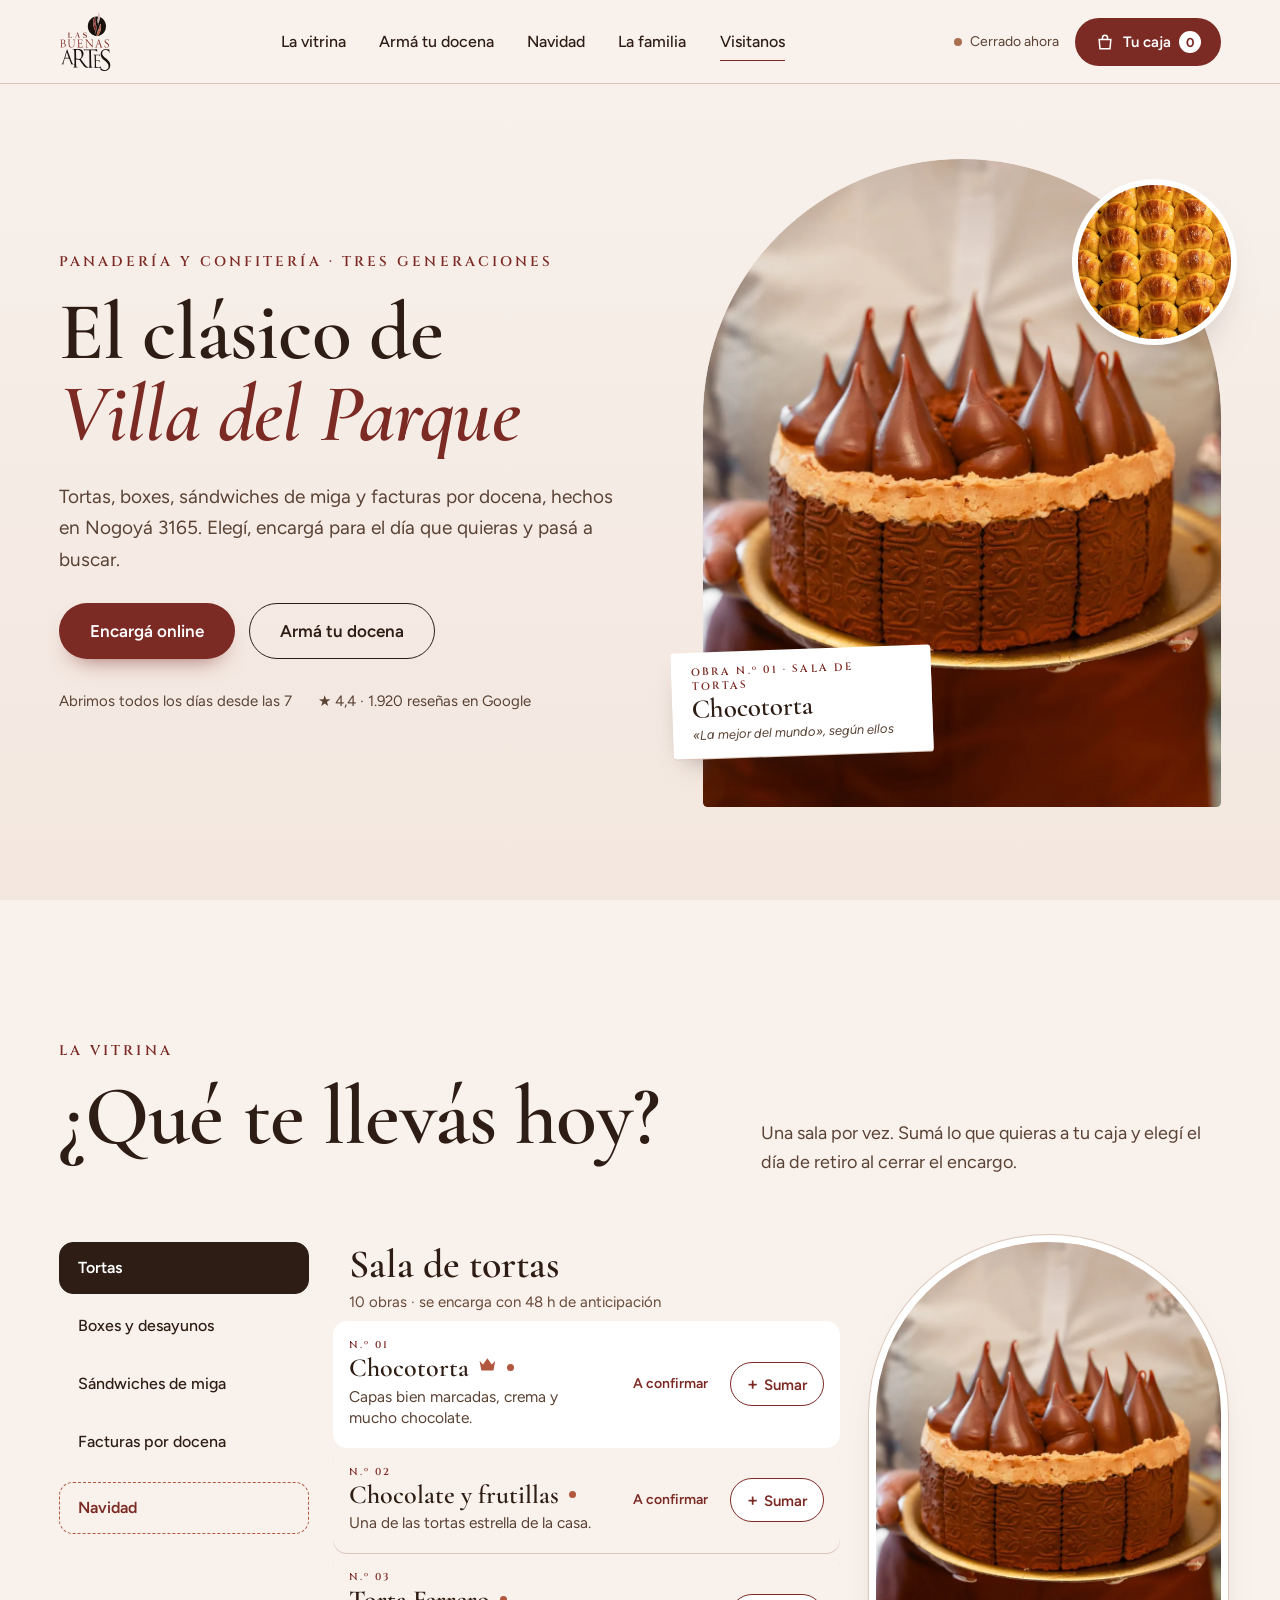
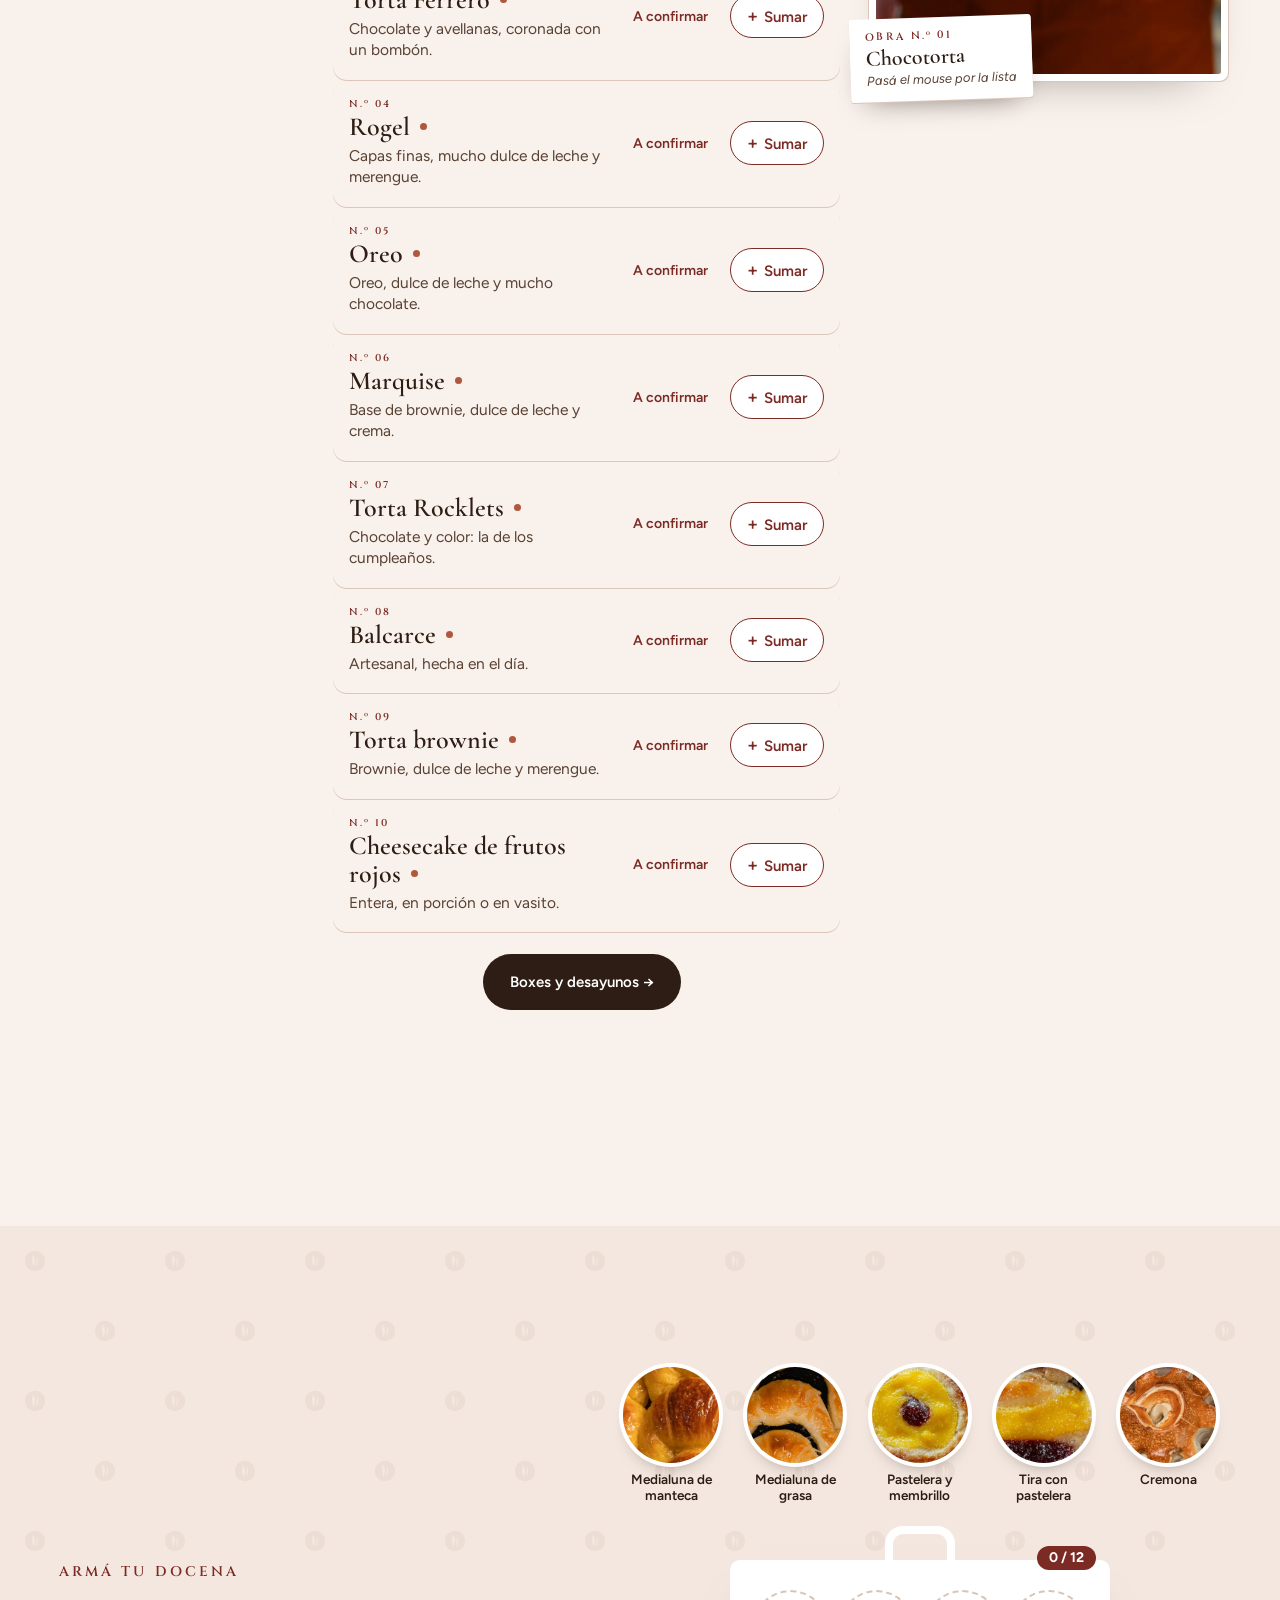
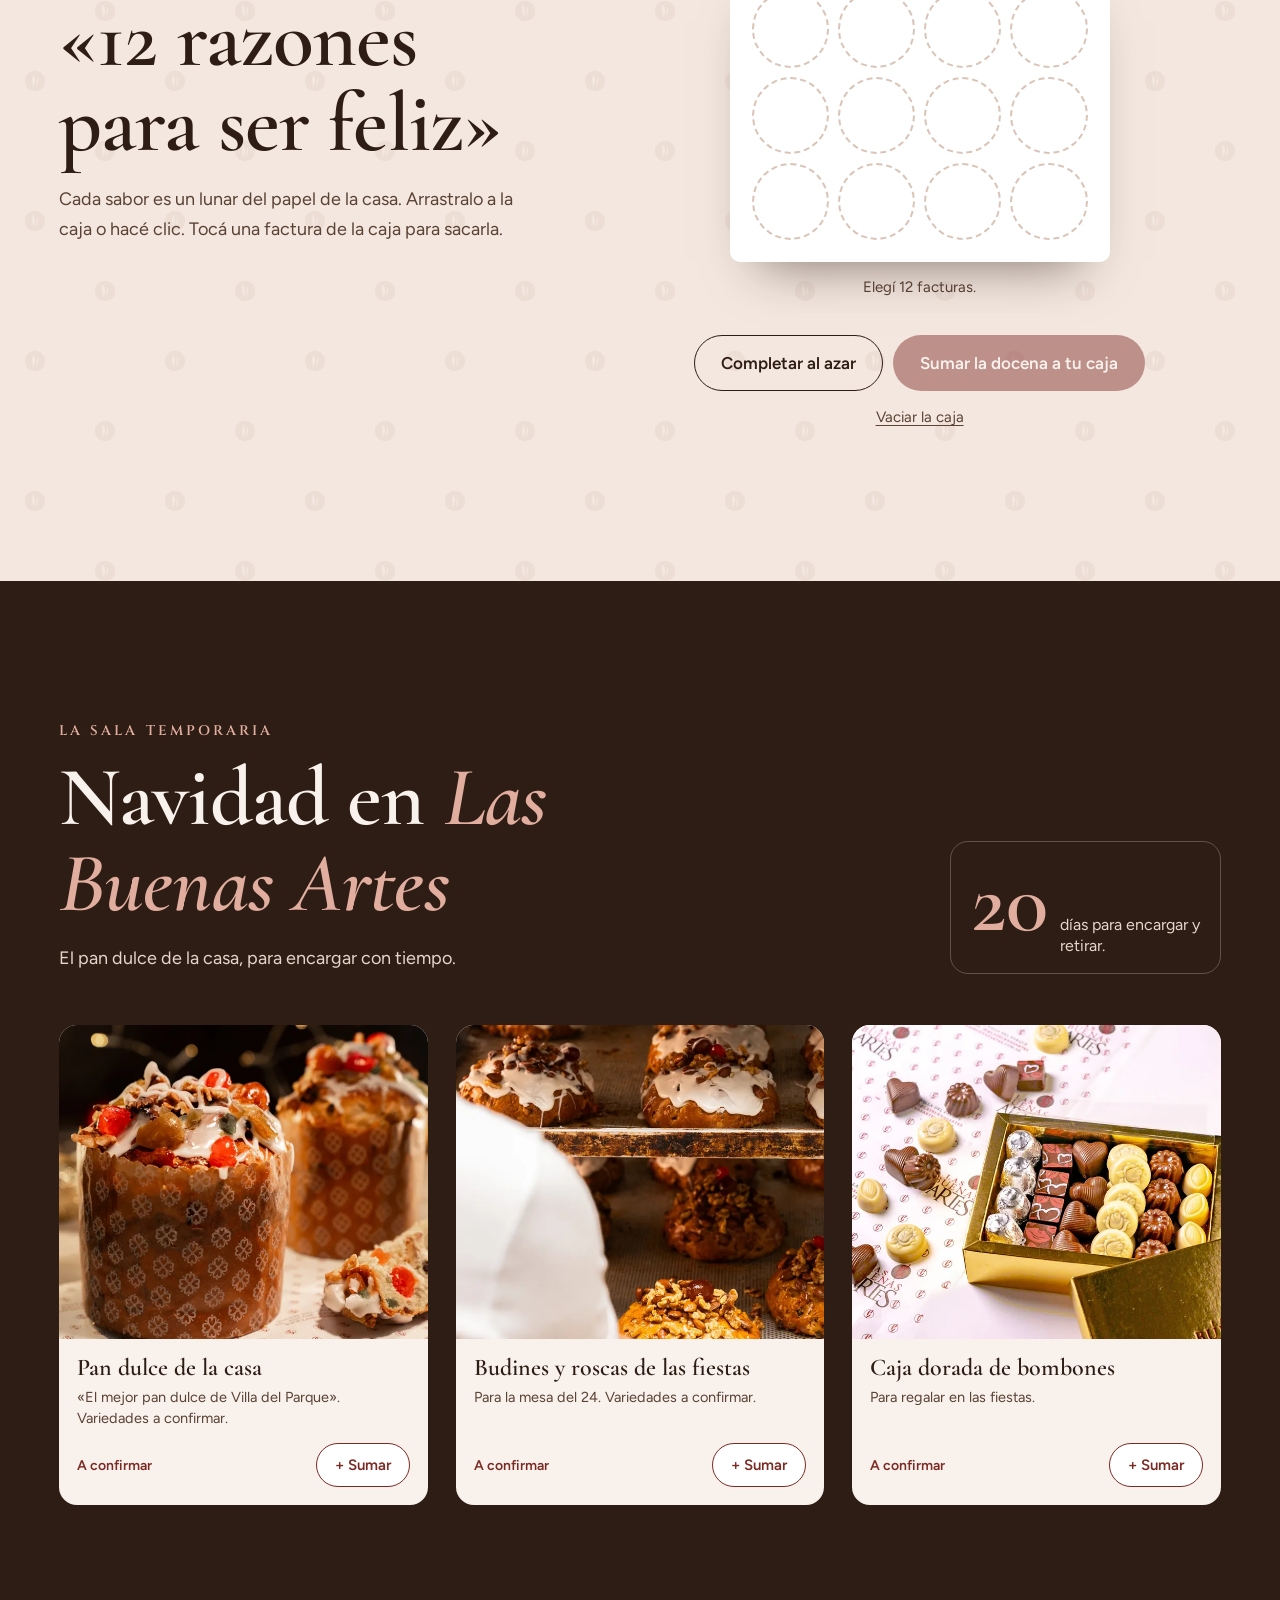
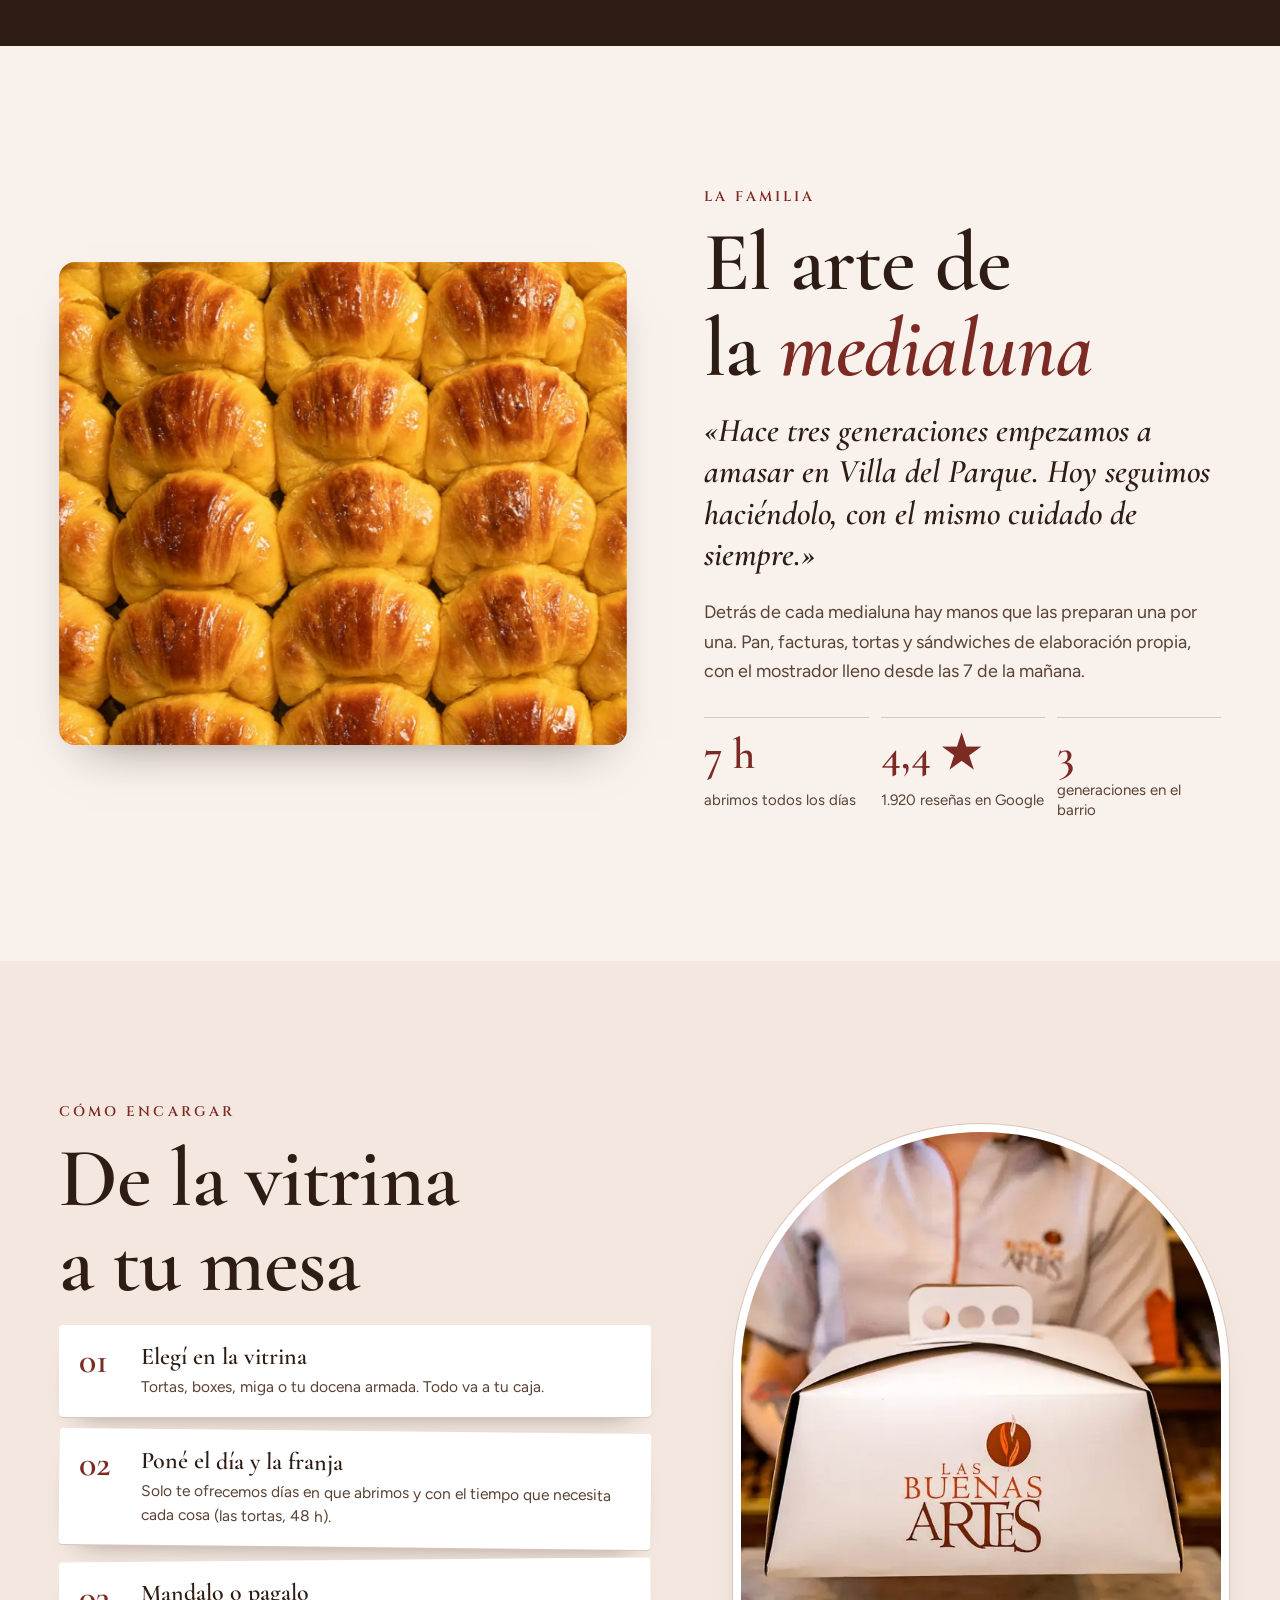
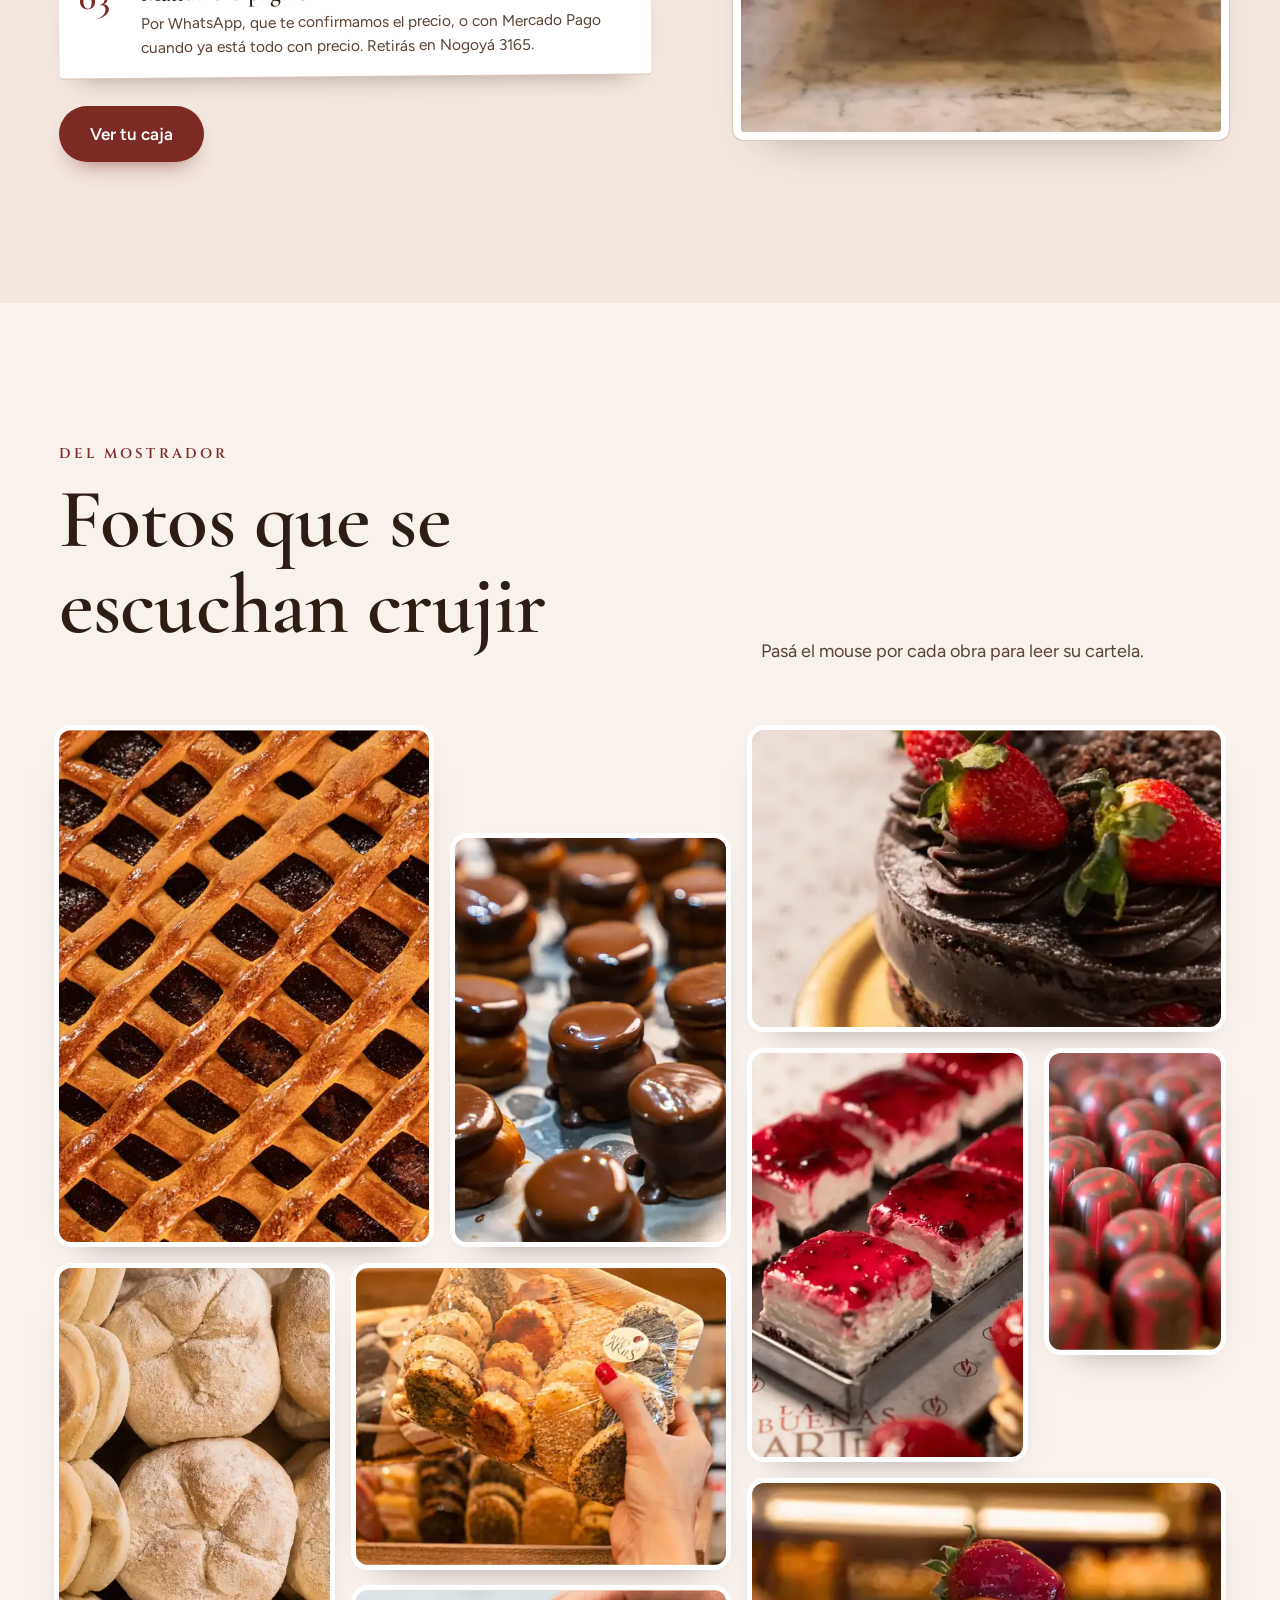
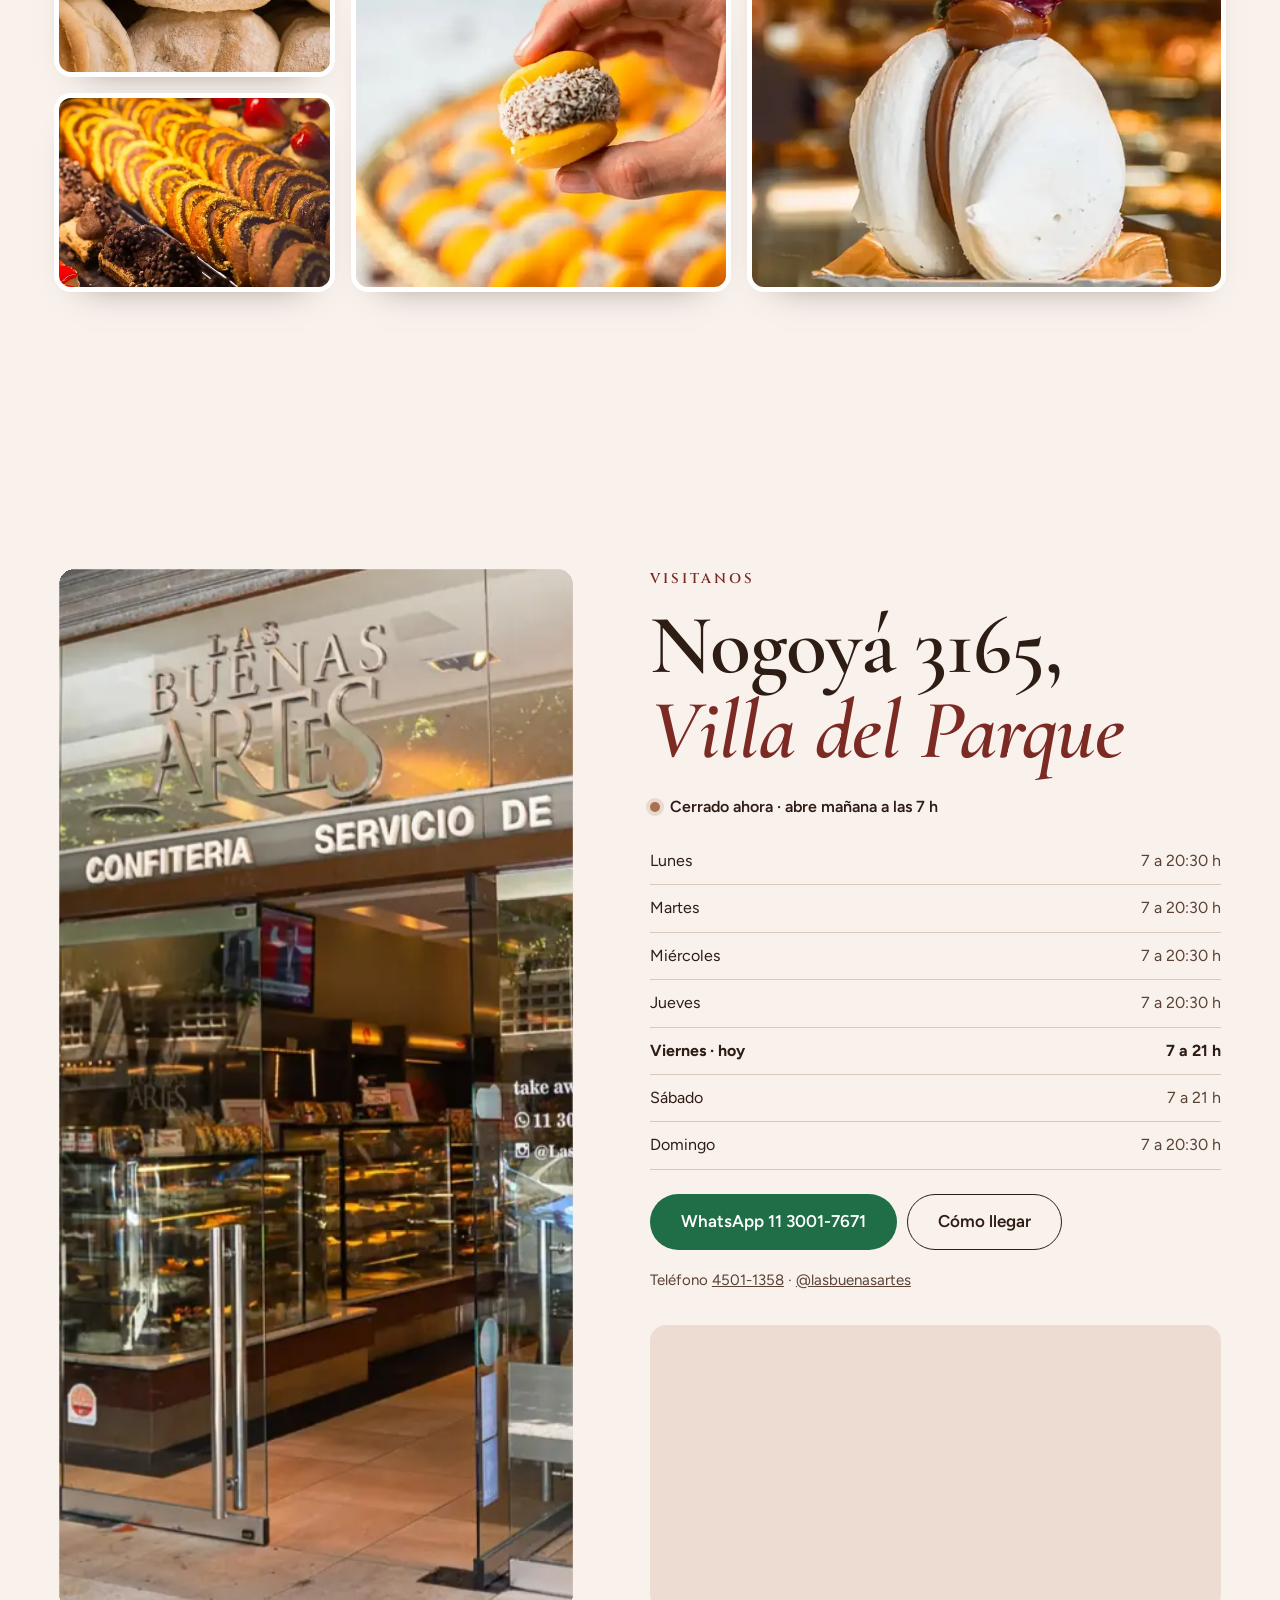
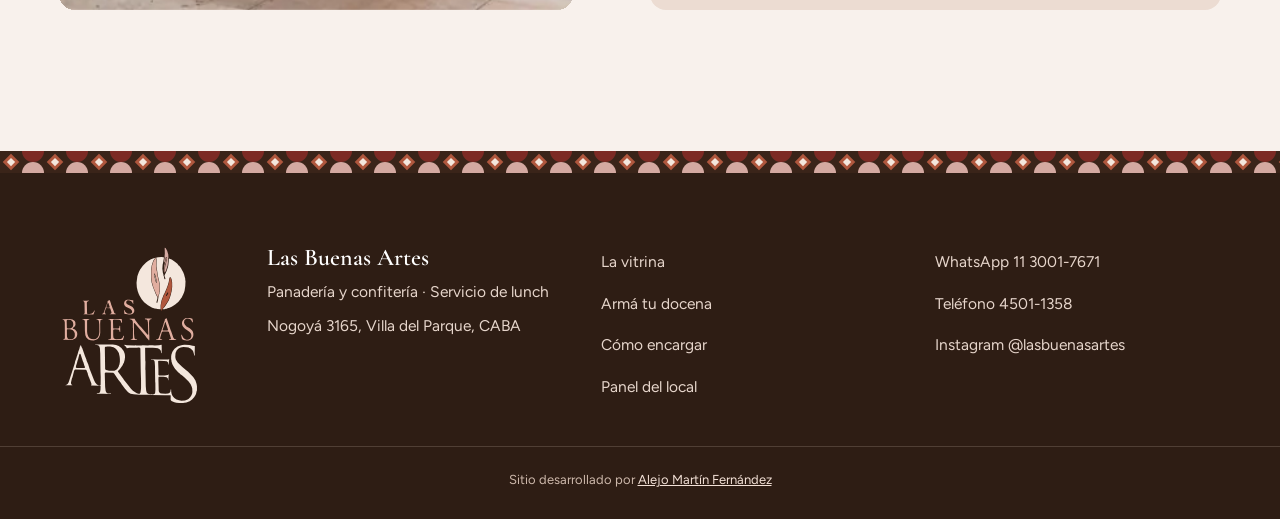
<file: index.html>
<!doctype html>
<html lang="es">
<head>
<meta charset="utf-8">
<meta name="viewport" content="width=device-width, initial-scale=1, viewport-fit=cover">
<title>Las Buenas Artes · El clásico de Villa del Parque</title>
<meta name="description" content="Panadería y confitería en Villa del Parque desde hace tres generaciones. Tortas, boxes, sándwiches de miga y facturas por docena: encargá online y retirá en Nogoyá 3165.">
<meta name="theme-color" content="#F8F1EC">
<link rel="icon" href="img/favicon.svg" type="image/svg+xml">
<link rel="canonical" href="https://las-buenas-artes.vercel.app/">
<meta property="og:type" content="website">
<meta property="og:url" content="https://las-buenas-artes.vercel.app/">
<meta property="og:title" content="Las Buenas Artes · El clásico de Villa del Parque">
<meta property="og:description" content="Tortas, boxes, miga y facturas por docena. Encargá online para el día que quieras.">
<meta property="og:image" content="https://las-buenas-artes.vercel.app/img/og.jpg">
<meta property="og:image:width" content="1200">
<meta property="og:image:height" content="630">
<meta name="twitter:card" content="summary_large_image">
<script>
  // intro solo con JS y sin "reducir movimiento" (sin parpadeo: la clase se pone antes de pintar)
  (function () {
    var d = document.documentElement; d.classList.add('js');
    try { if (!matchMedia('(prefers-reduced-motion: reduce)').matches) d.classList.add('con-intro'); } catch (e) {}
  })();
</script>
<link rel="preconnect" href="https://fonts.googleapis.com">
<link rel="preconnect" href="https://fonts.gstatic.com" crossorigin>
<link rel="stylesheet" href="https://fonts.googleapis.com/css2?family=Cinzel:wght@600&family=Cormorant+Garamond:ital,wght@0,600;0,700;1,600&family=Figtree:wght@400;500;600;700&display=swap">
<link rel="preload" as="image" imagesrcset="img/d/hero-141-s.webp 560w, img/d/hero-141.webp 1100w" imagesizes="(min-width: 900px) 34vw, 70vw" fetchpriority="high">
<link rel="stylesheet" href="kit/kit.css?v=18">
<link rel="stylesheet" href="css/style.css?v=5">
</head>
<body>

<!-- INTRO: la caja blanca que se abre -->
<div class="intro" id="intro" aria-hidden="true">
  <div class="intro__hoja intro__hoja--izq"></div>
  <div class="intro__hoja intro__hoja--der"></div>
  <div class="intro__caja">
    <span class="intro__manija"></span>
    <div class="intro__frente">
      <svg class="intro__logo" viewBox="0 0 1860 2140" aria-hidden="true"><path class="lg-circ" fill="#1a110d" fill-rule="evenodd" d="M1266,384 L1272,421 L1295,498 L1297,498 L1296,482 L1290,456 L1278,421 L1274,400 L1268,393 L1268,385ZM1318,163 L1297,166 L1292,169 L1296,193 L1295,283 L1315,417 L1330,476 L1337,516 L1339,611 L1334,633 L1334,644 L1322,688 L1315,734 L1306,768 L1300,770 L1297,767 L1296,754 L1307,716 L1307,693 L1282,645 L1279,632 L1269,613 L1244,546 L1230,494 L1223,439 L1223,336 L1232,273 L1251,214 L1269,182 L1278,176 L1277,172 L1267,173 L1222,190 L1183,213 L1157,232 L1114,276 L1078,326 L1061,360 L1041,417 L1030,501 L1034,560 L1046,616 L1062,658 L1066,662 L1067,669 L1098,721 L1131,760 L1182,802 L1239,833 L1271,844 L1298,848 L1308,852 L1350,853 L1350,800 L1364,730 L1391,662 L1401,646 L1425,587 L1429,582 L1432,569 L1438,560 L1441,544 L1446,535 L1458,493 L1463,458 L1469,435 L1476,427 L1481,428 L1494,450 L1503,495 L1504,555 L1494,627 L1490,634 L1489,648 L1474,698 L1458,737 L1419,800 L1397,831 L1380,849 L1381,853 L1399,853 L1419,847 L1432,846 L1448,839 L1460,837 L1497,821 L1524,805 L1548,786 L1553,785 L1555,781 L1585,756 L1613,722 L1624,704 L1629,700 L1641,673 L1645,669 L1661,631 L1669,604 L1678,546 L1681,482 L1677,463 L1677,449 L1661,390 L1649,358 L1641,347 L1620,306 L1597,276 L1589,271 L1573,250 L1544,225 L1497,194 L1461,180 L1456,182 L1458,185 L1458,217 L1453,266 L1447,295 L1427,353 L1403,402 L1402,411 L1413,443 L1413,452 L1409,456 L1404,456 L1397,441 L1393,415 L1388,405 L1386,387 L1381,376 L1373,317 L1377,262 L1388,210 L1389,195 L1392,189 L1394,166 L1389,163 L1361,161Z"/><path class="lg-hoja lg-h1" fill="#7c2a24" fill-rule="evenodd" d="M1430,169 L1422,171 L1414,215 L1409,226 L1402,265 L1399,271 L1393,334 L1396,365 L1400,365 L1402,359 L1401,315 L1409,264 L1418,237 L1420,221 L1429,189ZM1283,166 L1282,179 L1273,185 L1255,217 L1236,276 L1227,339 L1227,436 L1234,491 L1253,558 L1273,610 L1283,629 L1286,642 L1310,687 L1312,698 L1316,698 L1330,641 L1330,630 L1335,608 L1334,529 L1326,479 L1311,420 L1303,361 L1297,337 L1291,286 L1290,178 L1287,166ZM1263,380 L1272,382 L1272,390 L1278,397 L1300,479 L1300,502 L1292,502 L1288,494 L1265,412 L1264,395 L1261,390Z"/><path class="lg-hoja lg-h2" fill="#b0573d" fill-rule="evenodd" d="M1480,434 L1474,436 L1470,447 L1462,496 L1452,532 L1445,547 L1442,563 L1436,572 L1433,585 L1429,590 L1405,649 L1395,665 L1368,733 L1358,776 L1354,808 L1354,854 L1358,859 L1357,878 L1361,878 L1364,862 L1368,858 L1375,857 L1376,846 L1393,828 L1446,749 L1465,709 L1485,645 L1499,565 L1500,521 L1498,489 L1494,478 L1490,453ZM1448,631 L1450,633 L1450,643 L1442,660 L1436,665 L1431,678 L1423,678 L1421,669 L1424,660 L1429,655 L1441,632Z"/><path class="lg-hoja lg-h3" fill="#d4a9a1" fill-rule="evenodd" d="M1406,38 L1404,41 L1406,112 L1402,155 L1405,157 L1395,230 L1403,230 L1409,211 L1417,167 L1424,163 L1432,163 L1436,166 L1434,193 L1425,225 L1423,241 L1414,268 L1406,319 L1407,354 L1415,354 L1429,319 L1443,273 L1449,221 L1448,175 L1454,170 L1452,127 L1437,75 L1416,39Z"/><path class="lg-n lg-n2" fill="#1a110d" fill-rule="evenodd" d="M82,1863 L83,1865 L179,1864 L170,1859 L161,1848 L159,1828 L173,1769 L177,1763 L201,1670 L209,1658 L215,1656 L356,1657 L365,1664 L382,1709 L385,1725 L397,1757 L402,1764 L402,1769 L430,1841 L431,1857 L426,1863 L426,1867 L545,1870 L553,1879 L551,1923 L546,1950 L540,1961 L532,1968 L503,1972 L503,1977 L554,1978 L583,1976 L689,1981 L692,1979 L690,1975 L655,1973 L642,1969 L629,1959 L620,1942 L613,1887 L608,1707 L611,1700 L619,1696 L721,1699 L735,1710 L788,1791 L823,1835 L830,1848 L874,1909 L912,1951 L928,1965 L951,1977 L992,1985 L1063,1989 L1220,1990 L1226,1993 L1406,1998 L1480,1996 L1484,2000 L1483,2054 L1485,2061 L1494,2073 L1533,2090 L1558,2096 L1598,2101 L1652,2101 L1661,2097 L1671,2098 L1692,2093 L1736,2076 L1768,2053 L1798,2020 L1809,1999 L1813,1996 L1821,1976 L1829,1939 L1833,1933 L1833,1876 L1828,1846 L1813,1802 L1783,1754 L1709,1679 L1706,1679 L1699,1670 L1686,1662 L1635,1619 L1577,1561 L1554,1525 L1550,1514 L1545,1490 L1548,1442 L1552,1426 L1557,1420 L1558,1413 L1565,1400 L1582,1381 L1594,1373 L1617,1362 L1632,1358 L1655,1356 L1693,1358 L1722,1364 L1729,1369 L1743,1373 L1773,1399 L1782,1411 L1795,1454 L1795,1466 L1800,1471 L1805,1462 L1803,1424 L1805,1345 L1800,1342 L1774,1340 L1732,1330 L1669,1327 L1638,1330 L1602,1339 L1574,1350 L1535,1379 L1511,1412 L1503,1428 L1493,1458 L1490,1482 L1490,1517 L1494,1534 L1494,1546 L1506,1586 L1530,1628 L1544,1648 L1583,1690 L1608,1711 L1612,1717 L1633,1731 L1668,1761 L1722,1815 L1749,1852 L1766,1890 L1767,1901 L1770,1905 L1772,1954 L1768,1976 L1758,2002 L1743,2025 L1720,2046 L1708,2054 L1674,2067 L1623,2070 L1613,2066 L1596,2065 L1561,2053 L1532,2033 L1509,2006 L1497,1981 L1491,1951 L1490,1922 L1487,1917 L1482,1928 L1481,1945 L1473,1960 L1465,1967 L1449,1974 L1413,1978 L1362,1975 L1345,1970 L1329,1953 L1325,1938 L1321,1783 L1323,1755 L1328,1750 L1358,1752 L1387,1751 L1429,1757 L1445,1771 L1452,1800 L1454,1796 L1454,1761 L1459,1718 L1457,1717 L1453,1723 L1442,1729 L1407,1733 L1330,1733 L1321,1726 L1321,1651 L1317,1546 L1326,1539 L1397,1541 L1429,1546 L1436,1549 L1449,1562 L1453,1573 L1454,1589 L1457,1591 L1461,1578 L1460,1547 L1465,1521 L1462,1517 L1447,1521 L1407,1523 L1378,1521 L1305,1523 L1227,1519 L1223,1523 L1225,1525 L1249,1526 L1256,1530 L1266,1540 L1271,1552 L1275,1606 L1278,1821 L1280,1830 L1281,1920 L1278,1961 L1274,1974 L1267,1982 L1248,1987 L1192,1981 L1174,1972 L1165,1961 L1158,1934 L1153,1880 L1149,1663 L1147,1654 L1149,1552 L1146,1532 L1144,1370 L1148,1365 L1248,1366 L1288,1369 L1313,1374 L1336,1386 L1349,1400 L1354,1411 L1357,1436 L1361,1439 L1364,1435 L1365,1370 L1364,1329 L1359,1326 L1354,1326 L1349,1330 L1328,1333 L1273,1336 L1241,1334 L1195,1334 L1185,1336 L1112,1334 L1095,1336 L1027,1336 L1019,1334 L1005,1336 L901,1334 L872,1325 L868,1329 L870,1336 L886,1350 L902,1371 L933,1366 L1035,1366 L1057,1364 L1075,1365 L1081,1375 L1086,1683 L1090,1794 L1090,1907 L1083,1961 L1072,1976 L1054,1976 L1034,1970 L1018,1962 L982,1936 L953,1907 L904,1843 L861,1792 L856,1782 L782,1683 L784,1674 L810,1647 L845,1600 L857,1572 L861,1568 L873,1525 L877,1493 L876,1462 L872,1441 L859,1408 L829,1368 L793,1342 L758,1330 L715,1323 L554,1321 L479,1322 L477,1324 L478,1327 L505,1329 L525,1337 L536,1349 L543,1368 L548,1445 L551,1682 L554,1752 L553,1857 L549,1866 L529,1866 L516,1862 L503,1854 L481,1828 L466,1799 L406,1644 L388,1586 L367,1537 L365,1526 L345,1477 L308,1370 L301,1358 L291,1331 L286,1332 L282,1345 L278,1350 L270,1381 L258,1412 L242,1469 L238,1474 L233,1496 L214,1550 L209,1574 L134,1809 L125,1830 L114,1846 L100,1858ZM277,1446 L282,1446 L288,1454 L317,1544 L325,1561 L335,1597 L345,1620 L345,1627 L338,1634 L237,1634 L228,1632 L223,1626 L229,1596 L234,1585 L249,1528 L253,1521 L269,1456ZM617,1353 L627,1353 L641,1349 L681,1349 L724,1360 L750,1376 L770,1395 L795,1437 L806,1485 L809,1515 L809,1552 L803,1589 L798,1598 L794,1615 L781,1637 L766,1655 L749,1665 L736,1670 L717,1672 L661,1670 L656,1667 L640,1666 L626,1661 L613,1650 L609,1365 L612,1357Z"/><path class="lg-n lg-n1" fill="#7c2a24" fill-rule="evenodd" d="M179,990 L138,984 L60,986 L46,989 L46,995 L63,997 L72,1006 L77,1031 L78,1237 L74,1246 L68,1252 L54,1258 L55,1263 L83,1261 L154,1263 L181,1259 L216,1242 L229,1228 L238,1213 L242,1193 L242,1174 L240,1162 L233,1146 L212,1123 L188,1114 L183,1109 L184,1102 L208,1084 L217,1068 L219,1059 L217,1027 L209,1011 L200,1002ZM111,1120 L146,1119 L171,1126 L184,1134 L201,1154 L210,1177 L210,1209 L205,1225 L188,1245 L166,1254 L135,1254 L123,1249 L113,1238 L106,1216 L105,1128ZM114,993 L130,992 L156,997 L174,1010 L185,1027 L190,1055 L186,1080 L173,1098 L158,1106 L136,1110 L115,1110 L105,1104 L102,1007 L105,999ZM580,983 L498,984 L498,988 L501,990 L518,993 L525,1000 L530,1012 L535,1059 L536,1152 L534,1172 L527,1205 L510,1233 L487,1249 L466,1254 L432,1251 L407,1238 L389,1216 L377,1182 L373,1150 L373,1007 L378,996 L401,989 L403,984 L311,985 L313,990 L332,993 L341,1006 L343,1018 L344,1144 L350,1199 L363,1231 L390,1256 L422,1267 L461,1268 L492,1260 L512,1248 L527,1232 L542,1202 L548,1166 L547,1040 L550,1006 L553,998 L559,993 L580,988ZM833,982 L659,983 L659,989 L669,990 L682,998 L686,1005 L689,1023 L690,1240 L683,1250 L676,1254 L658,1255 L655,1257 L655,1262 L843,1263 L850,1261 L864,1217 L864,1205 L858,1207 L844,1232 L829,1247 L817,1251 L762,1252 L743,1249 L729,1240 L723,1228 L720,1197 L720,1134 L725,1123 L746,1121 L787,1123 L799,1130 L807,1157 L813,1157 L814,1142 L812,1073 L807,1074 L803,1083 L801,1099 L789,1109 L728,1110 L720,1105 L717,1008 L719,998 L723,993 L730,991 L796,993 L809,998 L820,1007 L830,1033 L836,1035 L838,1033 L837,1007 L834,1001ZM1232,978 L1143,978 L1141,980 L1142,986 L1164,989 L1177,1003 L1178,1018 L1181,1025 L1186,1187 L1181,1194 L1177,1194 L1092,1094 L1065,1066 L1014,1000 L1004,981 L948,979 L939,981 L940,987 L957,990 L968,996 L977,1007 L981,1023 L981,1097 L983,1107 L982,1237 L974,1252 L954,1256 L952,1258 L953,1263 L1034,1264 L1038,1262 L1037,1255 L1016,1253 L1010,1250 L1005,1244 L1001,1230 L997,1184 L995,1042 L1001,1035 L1149,1210 L1159,1225 L1189,1259 L1192,1266 L1200,1266 L1201,1206 L1199,1197 L1196,1036 L1198,1014 L1202,996 L1211,989 L1229,985ZM1430,972 L1426,972 L1407,988 L1405,1004 L1390,1045 L1386,1063 L1327,1232 L1316,1249 L1308,1254 L1292,1255 L1288,1258 L1289,1263 L1336,1262 L1367,1264 L1371,1261 L1371,1256 L1352,1254 L1345,1248 L1345,1234 L1366,1159 L1377,1150 L1449,1149 L1460,1156 L1487,1240 L1487,1245 L1481,1253 L1460,1257 L1462,1263 L1553,1264 L1559,1261 L1557,1255 L1543,1254 L1534,1250 L1525,1241 L1519,1230 L1489,1142 L1485,1137ZM1417,1026 L1420,1030 L1422,1046 L1450,1129 L1440,1136 L1382,1135 L1377,1131 L1377,1127 L1401,1057 L1408,1031ZM1740,970 L1699,970 L1678,975 L1665,982 L1650,996 L1639,1015 L1634,1034 L1634,1047 L1638,1066 L1647,1084 L1658,1098 L1674,1113 L1732,1152 L1745,1166 L1754,1181 L1758,1195 L1758,1214 L1755,1227 L1748,1239 L1737,1250 L1724,1256 L1705,1259 L1693,1258 L1678,1253 L1662,1243 L1652,1233 L1634,1201 L1633,1193 L1625,1192 L1624,1205 L1634,1251 L1654,1262 L1696,1269 L1716,1269 L1740,1262 L1768,1243 L1782,1216 L1785,1199 L1785,1179 L1779,1153 L1769,1137 L1737,1108 L1694,1082 L1671,1057 L1661,1035 L1665,1005 L1672,994 L1690,981 L1705,978 L1729,980 L1745,988 L1762,1006 L1769,1027 L1776,1028 L1778,1026 L1777,1000 L1772,979ZM397,739 L366,742 L317,740 L317,744 L323,745 L336,759 L339,775 L341,900 L337,913 L327,919 L328,924 L340,922 L452,923 L459,921 L476,869 L470,871 L454,897 L437,910 L407,917 L380,916 L373,911 L370,768 L373,757 L384,747 L396,744ZM675,734 L666,734 L646,743 L645,765 L611,850 L598,889 L590,906 L580,915 L571,918 L571,922 L626,922 L624,916 L609,907 L607,891 L621,846 L630,839 L677,840 L681,844 L697,893 L697,905 L689,914 L675,917 L675,921 L755,921 L754,915 L742,911 L733,901 L725,873 L693,792 L689,773ZM651,769 L657,773 L673,821 L673,828 L668,833 L633,833 L629,830 L630,821 L641,785ZM904,729 L882,739 L871,751 L865,772 L865,785 L869,798 L875,808 L888,821 L944,849 L957,858 L969,874 L972,890 L969,899 L958,910 L947,914 L922,914 L907,909 L890,897 L877,884 L868,865 L863,864 L870,917 L890,916 L929,924 L950,924 L955,921 L965,920 L983,909 L996,893 L1000,879 L1000,865 L996,850 L982,830 L972,822 L907,788 L899,780 L893,769 L893,759 L897,747 L906,739 L919,735 L939,737 L960,749 L977,767 L982,780 L989,781 L986,765 L987,739 L984,736 L972,736 L937,728Z"/></svg>
    </div>
  </div>
</div>

<a class="saltar" href="#vitrina">Ir a la vitrina</a>

<header class="barra" id="barra">
  <div class="barra__in">
    <a class="barra__logo" href="#inicio" aria-label="Las Buenas Artes, inicio"><img src="img/logo.svg" alt="Las Buenas Artes" width="465" height="535"></a>
    <nav class="barra__nav" aria-label="Secciones">
      <a href="#vitrina">La vitrina</a>
      <a href="#docena">Armá tu docena</a>
      <a href="#sala" data-sala-link hidden>Fechas especiales</a>
      <a href="#familia">La familia</a>
      <a href="#visitanos">Visitanos</a>
    </nav>
    <div class="barra__acc">
      <span class="barra__abierto" data-abierto></span>
      <button type="button" class="btn-caja" data-kit-open="carrito" data-kit-target aria-label="Abrir tu caja">
        <svg viewBox="0 0 24 24" aria-hidden="true"><path d="M5 9h14l-1 11H6z"/><path d="M9 9V7a3 3 0 0 1 6 0v2"/></svg>
        <span class="btn-caja__txt">Tu caja</span><b class="btn-caja__n" data-caja-n>0</b>
      </button>
      <button type="button" class="btn-menu" aria-label="Abrir el menú" aria-expanded="false" aria-controls="menu" data-menu>
        <svg viewBox="0 0 24 24" aria-hidden="true"><path d="M4 8h16M4 16h16"/></svg>
      </button>
    </div>
  </div>
  <div class="guarda-progreso" aria-hidden="true"><i></i></div>
</header>

<div class="menu" id="menu" hidden>
  <nav aria-label="Menú">
    <a href="#vitrina" data-cierra>La vitrina</a>
    <a href="#docena" data-cierra>Armá tu docena</a>
    <a href="#sala" data-cierra data-sala-link hidden>Fechas especiales</a>
    <a href="#familia" data-cierra>La familia</a>
    <a href="#encargar" data-cierra>Cómo encargar</a>
    <a href="#visitanos" data-cierra>Visitanos</a>
  </nav>
  <a class="btn btn--wa" href="https://wa.me/5491130017671" target="_blank" rel="noopener">Escribinos por WhatsApp</a>
</div>

<main id="inicio">

  <!-- HERO -->
  <section class="hero" aria-labelledby="hero-t">
    <div class="hero__in">
      <div class="hero__txt">
        <p class="kicker hero__k"><span>Panadería y confitería</span> <span>· tres generaciones</span></p>
        <h1 class="hero__t" id="hero-t"><span class="linea"><span>El clásico de</span></span> <span class="linea"><em>Villa del Parque</em></span></h1>
        <p class="hero__p">Tortas, boxes, sándwiches de miga y facturas por docena, hechos en Nogoyá 3165. Elegí, encargá para el día que quieras y pasá a buscar.</p>
        <div class="hero__ctas">
          <a class="btn btn--pri" href="#vitrina">Encargá online</a>
          <a class="btn btn--sec" href="#docena">Armá tu docena</a>
        </div>
        <ul class="hero__datos">
          <li data-abierto-largo>Abierto todos los días desde las 7</li>
          <li><a href="https://www.google.com/maps/search/?api=1&query=Las+Buenas+Artes+Nogoy%C3%A1+3165" target="_blank" rel="noopener">★ 4,4 · 1.920 reseñas en Google</a></li>
        </ul>
      </div>
      <div class="hero__obra">
        <figure class="arco arco--hero">
          <picture>
            <source media="(min-width: 900px)" srcset="img/d/hero-141.webp" width="1100" height="1375">
            <img src="img/d/hero-141-s.webp" srcset="img/d/hero-141-s.webp 560w, img/d/hero-141.webp 1100w" sizes="(min-width: 900px) 34vw, 70vw" alt="Chocotorta de Las Buenas Artes, sostenida frente al delantal con el logo" width="560" height="700" fetchpriority="high" decoding="async">
          </picture>
        </figure>
        <figure class="hero__circulo" aria-hidden="true"><img src="img/d/hero-110-s.webp" alt="" width="560" height="700" decoding="async"></figure>
        <div class="cartela cartela--hero">
          <span class="cartela__n">Obra N.º 01 · Sala de tortas</span>
          <b class="cartela__t">Chocotorta</b>
          <span class="cartela__d">«La mejor del mundo», según ellos</span>
        </div>
      </div>
    </div>
  </section>

  <!-- LA VITRINA: catálogo con el kit -->
  <section class="sec vitrina" id="vitrina" aria-labelledby="vitrina-t">
    <div class="cont">
      <header class="sec__head">
        <div>
          <p class="kicker reveal">La vitrina</p>
          <h2 class="sec__t reveal" id="vitrina-t">¿Qué te llevás hoy?</h2>
        </div>
        <p class="sec__p reveal">Una sala por vez. Sumá lo que quieras a tu caja y elegí el día de retiro al cerrar el encargo.</p>
      </header>
      <div class="vitrina__grid">
        <div class="vitrina__carta" data-kit="carta"></div>
        <aside class="vitrina__foto" aria-hidden="true">
          <figure class="arco arco--vitrina"><img data-foto-grande src="img/p/chocotorta.webp" alt="" width="720" height="900" decoding="async" loading="lazy"></figure>
          <div class="cartela cartela--vitrina"><span class="cartela__n" data-foto-n>Obra N.º 01</span><b class="cartela__t" data-foto-t>Chocotorta</b><span class="cartela__d">Pasá el mouse por la lista</span></div>
        </aside>
      </div>
      <div class="vitrina__nav">
        <button type="button" class="btn btn--sec" data-sala-prev>← Anterior</button>
        <button type="button" class="btn btn--osc" data-sala-next>Siguiente →</button>
      </div>
      <p class="vitrina__nota reveal">Los precios todavía no están cargados: se puede armar el encargo igual y el local lo confirma por WhatsApp.</p>
    </div>
  </section>

  <!-- ARMÁ TU DOCENA -->
  <section class="sec docena" id="docena" aria-labelledby="docena-t">
    <div class="cont docena__in">
      <header class="docena__head">
        <p class="kicker reveal">Armá tu docena</p>
        <h2 class="sec__t reveal" id="docena-t">«12 razones para ser feliz»</h2>
        <p class="sec__p reveal">Cada sabor es un lunar del papel de la casa. <span class="solo-touch">Tocalo y cae en la caja.</span><span class="solo-mouse">Arrastralo a la caja o hacé clic.</span> Tocá una factura de la caja para sacarla.</p>
      </header>
      <div class="docena__mesa">
        <ul class="docena__sabores" data-sabores aria-label="Sabores"></ul>
        <div class="docena__caja-wrap">
          <div class="docena__caja" data-caja>
            <span class="docena__manija" aria-hidden="true"></span>
            <span class="docena__cont" aria-live="polite"><b data-docena-n>0</b> / 12</span>
            <ol class="docena__grilla" data-grilla aria-label="Tu docena"></ol>
            <div class="docena__tapa" aria-hidden="true"><img src="img/logo.svg" alt="" width="465" height="535"></div>
          </div>
          <p class="docena__detalle" data-docena-detalle aria-live="polite">Elegí 12 facturas.</p>
          <div class="docena__acc">
            <button type="button" class="btn btn--sec" data-docena-azar>Completar al azar</button>
            <button type="button" class="btn btn--pri" data-docena-sumar disabled>Sumar la docena a tu caja</button>
          </div>
          <button type="button" class="link-chico" data-docena-vaciar>Vaciar la caja</button>
        </div>
      </div>
    </div>
  </section>

  <!-- SALA TEMPORARIA (fecha especial, sale del panel) -->
  <section class="sec sala" id="sala" aria-labelledby="sala-t" hidden>
    <div class="cont">
      <div class="sala__head">
        <div>
          <p class="kicker kicker--claro reveal">La sala temporaria</p>
          <h2 class="sec__t reveal" id="sala-t" data-sala-t>Navidad en Las Buenas Artes</h2>
          <p class="sec__p reveal" data-sala-p></p>
        </div>
        <div class="sala__cuenta reveal" data-sala-cuenta></div>
      </div>
      <ul class="sala__lista arrastrable" data-sala-lista></ul>
    </div>
  </section>

  <!-- LA FAMILIA -->
  <section class="sec familia" id="familia" aria-labelledby="familia-t">
    <div class="cont familia__in">
      <figure class="familia__foto revela">
        <picture>
          <source media="(min-width: 900px)" srcset="img/d/medialunas-h.webp" width="1400" height="1050">
          <img src="img/d/medialunas-v-m.webp" srcset="img/d/medialunas-v-m.webp 640w, img/d/medialunas-v.webp 800w" sizes="(min-width: 900px) 40vw, 92vw" alt="Bandeja de medialunas recién horneadas" width="800" height="1421" loading="lazy" decoding="async">
        </picture>
      </figure>
      <div class="familia__txt">
        <p class="kicker reveal">La familia</p>
        <h2 class="sec__t reveal" id="familia-t">El arte de la <em>medialuna</em></h2>
        <blockquote class="familia__cita reveal">«Hace tres generaciones empezamos a amasar en Villa del Parque. Hoy seguimos haciéndolo, con el mismo cuidado de siempre.»</blockquote>
        <p class="sec__p reveal">Detrás de cada medialuna hay manos que las preparan una por una. Pan, facturas, tortas y sándwiches de elaboración propia, con el mostrador lleno desde las 7 de la mañana.</p>
        <ul class="familia__datos reveal">
          <li><b>7 h</b><span>abrimos todos los días</span></li>
          <li><b>4,4 ★</b><span>1.920 reseñas en Google</span></li>
          <li><b>3</b><span>generaciones en el barrio</span></li>
        </ul>
      </div>
    </div>
  </section>

  <!-- CÓMO ENCARGAR -->
  <section class="sec encargar" id="encargar" aria-labelledby="encargar-t">
    <div class="cont encargar__in">
      <div class="encargar__txt">
        <p class="kicker reveal">Cómo encargar</p>
        <h2 class="sec__t reveal" id="encargar-t">De la vitrina a tu mesa</h2>
        <ol class="pasos">
          <li class="paso reveal"><span class="paso__n">01</span><div><b>Elegí en la vitrina</b><p>Tortas, boxes, miga o tu docena armada. Todo va a tu caja.</p></div></li>
          <li class="paso reveal"><span class="paso__n">02</span><div><b>Poné el día y la franja</b><p>Solo te ofrecemos días en que abrimos y con el tiempo que necesita cada cosa (las tortas, 48&nbsp;h).</p></div></li>
          <li class="paso reveal"><span class="paso__n">03</span><div><b>Mandalo o pagalo</b><p>Por WhatsApp, que te confirmamos el precio, o con Mercado Pago cuando ya está todo con precio. Retirás en Nogoyá 3165.</p></div></li>
        </ol>
        <button type="button" class="btn btn--pri reveal" data-kit-open="carrito">Ver tu caja</button>
      </div>
      <figure class="encargar__foto revela"><img src="img/d/delantal-caja-m.webp" srcset="img/d/delantal-caja-m.webp 640w, img/d/delantal-caja.webp 1100w" sizes="(min-width: 900px) 40vw, 92vw" alt="La caja blanca con manija de Las Buenas Artes, en manos de alguien con el delantal de la casa" width="1100" height="1375" loading="lazy" decoding="async"></figure>
    </div>
  </section>

  <!-- DEL MOSTRADOR: galería -->
  <section class="sec galeria" id="galeria" aria-labelledby="galeria-t">
    <div class="cont">
      <header class="sec__head">
        <div>
          <p class="kicker reveal">Del mostrador</p>
          <h2 class="sec__t reveal" id="galeria-t">Fotos que se escuchan crujir</h2>
        </div>
        <p class="sec__p reveal"><span class="solo-touch">Deslizá la foto de arriba para ver la siguiente.</span><span class="solo-mouse">Pasá el mouse por cada obra para leer su cartela.</span></p>
      </header>
      <div class="galeria__mosaico" data-galeria></div>
      <div class="mazo" data-mazo aria-roledescription="mazo de fotos"></div>
      <div class="mazo__acc"><button type="button" class="btn btn--sec" data-mazo-sig>Siguiente foto</button><span class="mazo__cont" data-mazo-cont></span></div>
    </div>
  </section>

  <!-- VISITANOS -->
  <section class="sec visitanos" id="visitanos" aria-labelledby="visitanos-t">
    <div class="cont visitanos__in">
      <figure class="visitanos__foto revela"><img src="img/d/frente-m.webp" srcset="img/d/frente-m.webp 640w, img/d/frente.webp 1100w" sizes="(min-width: 900px) 40vw, 92vw" alt="Frente de Las Buenas Artes: panadería, confitería, servicio de lunch" width="1100" height="1375" loading="lazy" decoding="async"></figure>
      <div class="visitanos__datos">
        <p class="kicker reveal">Visitanos</p>
        <h2 class="sec__t reveal" id="visitanos-t">Nogoyá 3165, <em>Villa del Parque</em></h2>
        <p class="estado reveal" data-estado-largo></p>
        <table class="horarios reveal" aria-label="Horarios">
          <tbody data-horarios></tbody>
        </table>
        <div class="visitanos__acc reveal">
          <a class="btn btn--wa" href="https://wa.me/5491130017671?text=Hola%20Las%20Buenas%20Artes!" target="_blank" rel="noopener">WhatsApp 11 3001-7671</a>
          <a class="btn btn--sec" href="https://www.google.com/maps/search/?api=1&query=Las+Buenas+Artes+Nogoy%C3%A1+3165+CABA" target="_blank" rel="noopener">Cómo llegar</a>
        </div>
        <p class="visitanos__mini reveal">Teléfono <a href="tel:+541145011358">4501-1358</a> · <a href="https://www.instagram.com/lasbuenasartes/" target="_blank" rel="noopener">@lasbuenasartes</a></p>
      </div>
      <div class="visitanos__mapa revela">
        <iframe title="Mapa: Las Buenas Artes, Nogoyá 3165" data-src="https://www.google.com/maps?q=Las+Buenas+Artes,+Nogoy%C3%A1+3165,+CABA&output=embed" loading="lazy" referrerpolicy="no-referrer-when-downgrade"></iframe>
      </div>
    </div>
  </section>
</main>

<footer class="pie">
  <div class="guarda" aria-hidden="true"></div>
  <div class="cont pie__in">
    <img class="pie__logo" src="img/logo-claro.svg" alt="Las Buenas Artes" width="465" height="535" loading="lazy">
    <div class="pie__col">
      <b>Las Buenas Artes</b>
      <span>Panadería y confitería · Servicio de lunch</span>
      <span>Nogoyá 3165, Villa del Parque, CABA</span>
    </div>
    <div class="pie__col">
      <a href="#vitrina">La vitrina</a>
      <a href="#docena">Armá tu docena</a>
      <a href="#encargar">Cómo encargar</a>
      <a href="admin/" target="_blank" rel="noopener">Panel del local</a>
    </div>
    <div class="pie__col">
      <a href="https://wa.me/5491130017671" target="_blank" rel="noopener">WhatsApp 11 3001-7671</a>
      <a href="tel:+541145011358">Teléfono 4501-1358</a>
      <a href="https://www.instagram.com/lasbuenasartes/" target="_blank" rel="noopener">Instagram @lasbuenasartes</a>
    </div>
  </div>
  <p class="pie__credito">Sitio desarrollado por <a href="https://alejomfernandez.com.ar" target="_blank" rel="noopener">Alejo Martín Fernández</a></p>
</footer>

<script type="module" src="js/main.js?v=5"></script>
</body>
</html>
</file>
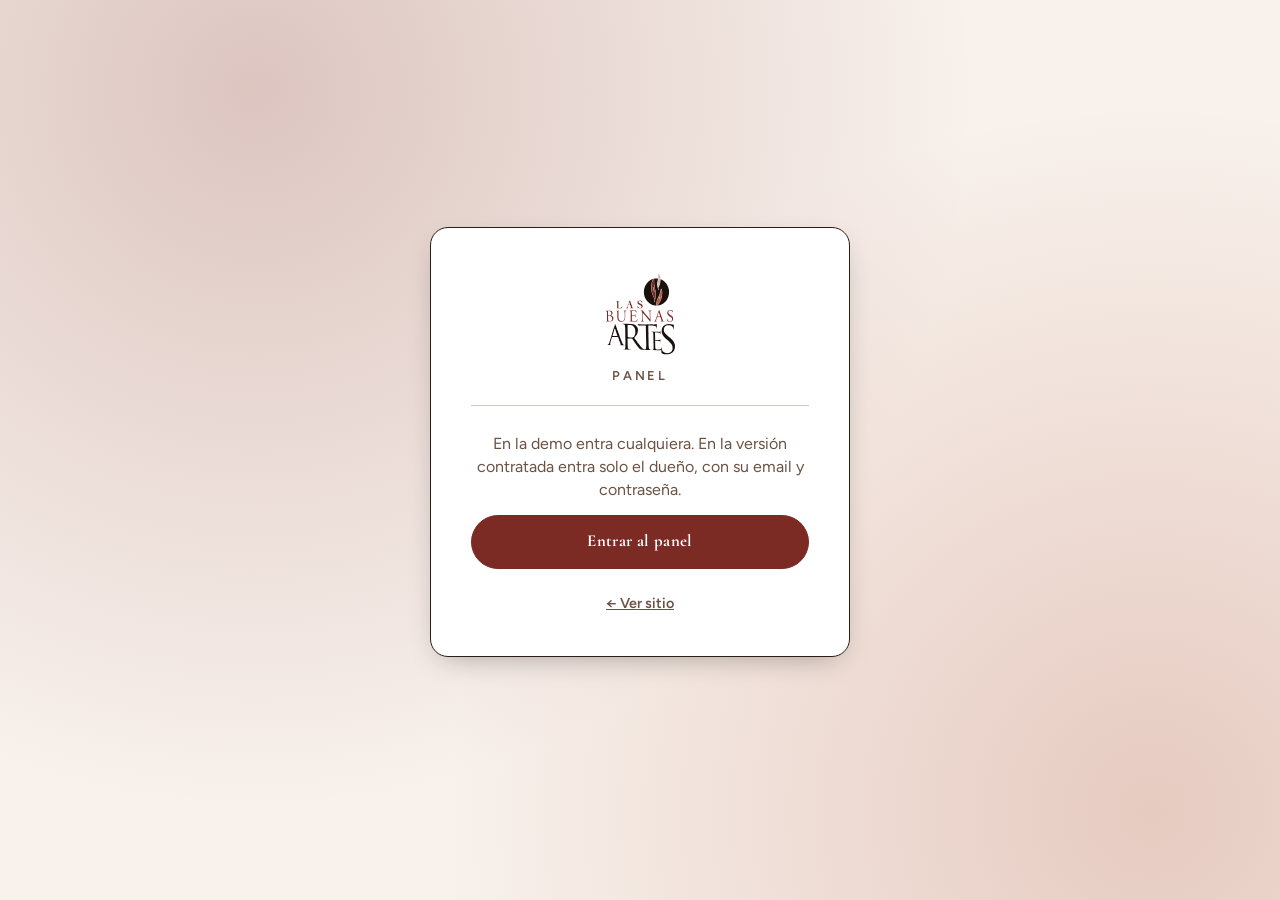
<file: admin/index.html>
<!doctype html>
<!-- Plantilla del panel. Va en web/admin/index.html de cada demo (scripts/instalar.mjs la copia). -->
<html lang="es">
<head>
<meta charset="utf-8">
<meta name="viewport" content="width=device-width, initial-scale=1, viewport-fit=cover">
<meta name="robots" content="noindex, nofollow">
<meta name="theme-color" content="#2E1D14">
<title>Panel</title>
<script>
  // /admin sin barra final rompe las rutas relativas en algunos servidores (XAMPP): la agregamos.
  if (!/\/$|\.html$/.test(location.pathname)) location.replace(location.pathname + '/' + location.search + location.hash);
</script>
<link rel="stylesheet" href="../kit/kit.css?v=18">
<link rel="stylesheet" href="../kit/admin/admin.css?v=18">
</head>
<body>
<div id="kit-admin" class="kit-root kit-admin" aria-busy="true"></div>
<script type="module">
  import { initAdmin } from '../kit/admin/admin.js?v=18';
  initAdmin({ config: '../cliente.json', sitio: '../' });
</script>
</body>
</html>
</file>
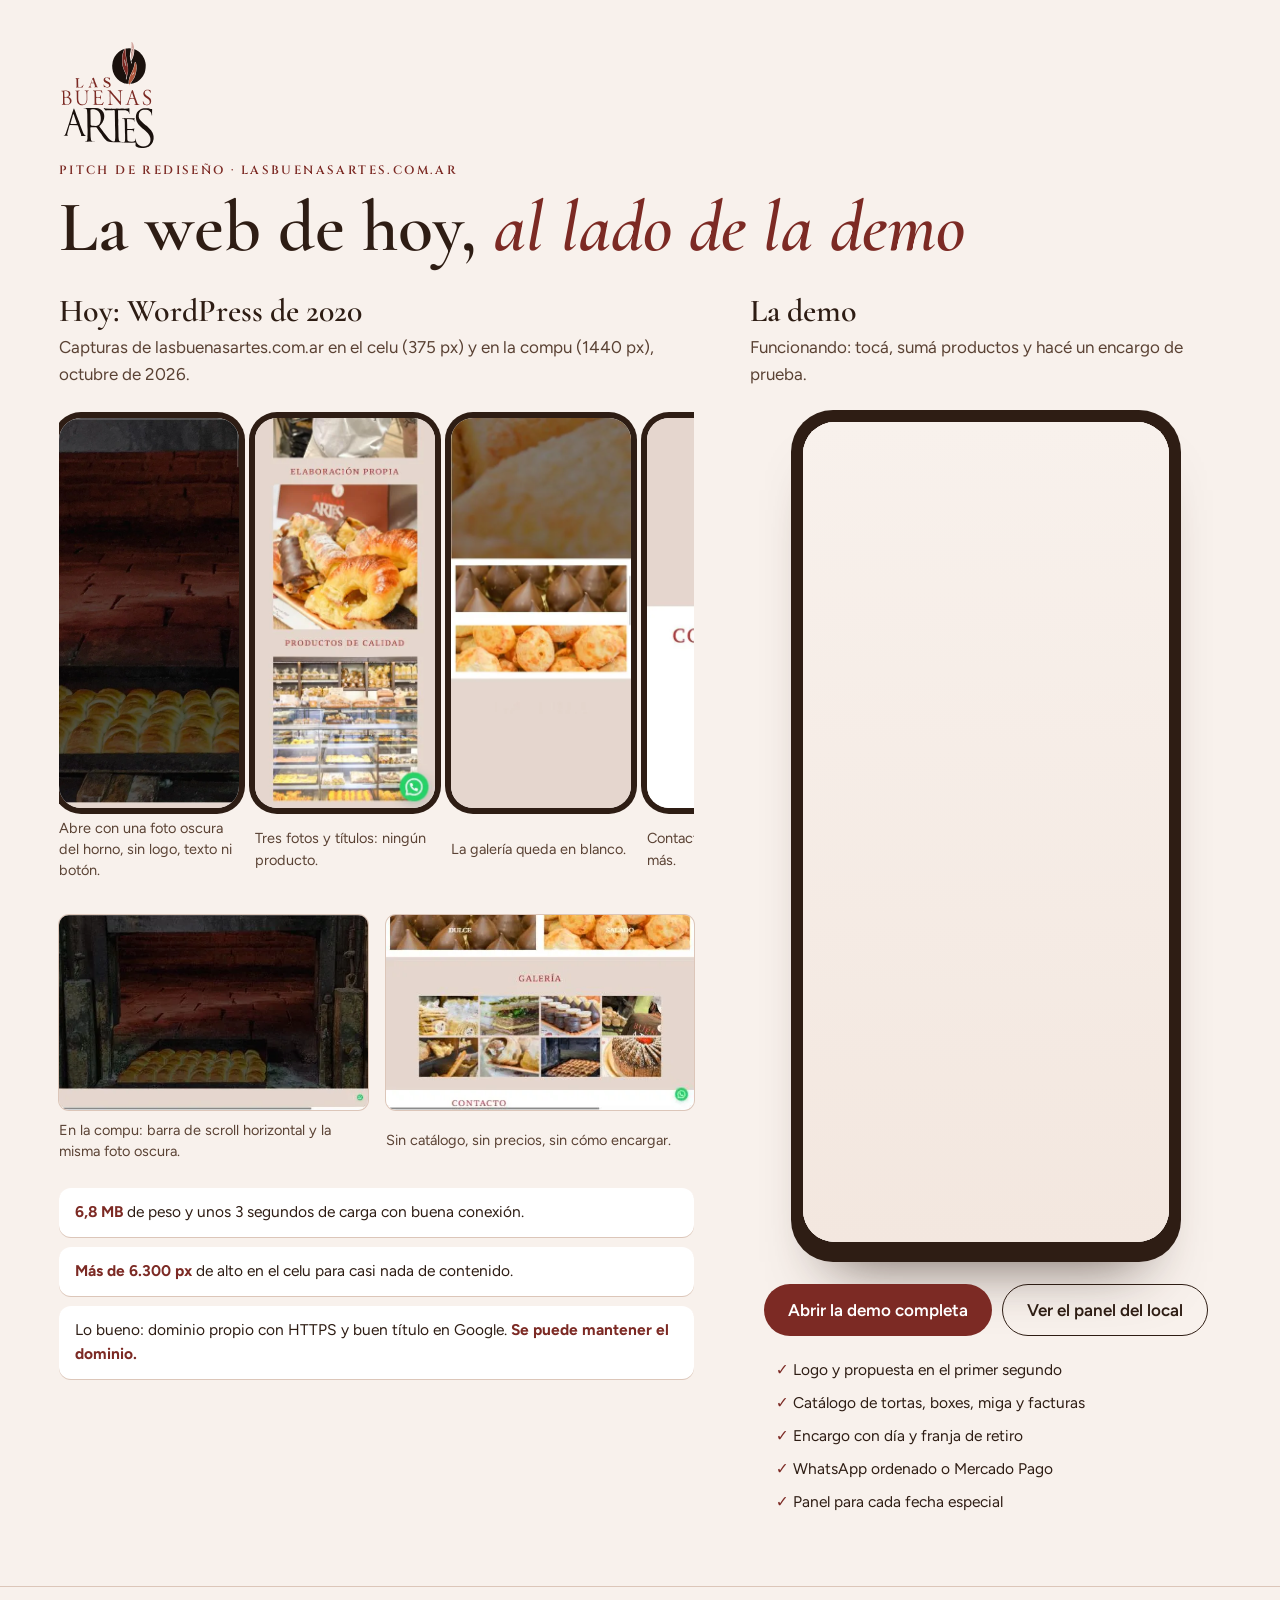
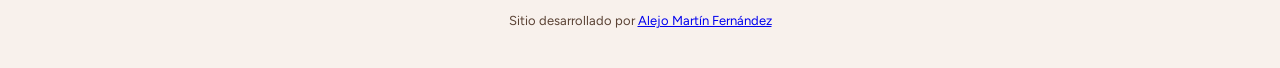
<file: antes-y-despues/index.html>
<!doctype html>
<html lang="es">
<head>
<meta charset="utf-8">
<meta name="viewport" content="width=device-width, initial-scale=1, viewport-fit=cover">
<meta name="robots" content="noindex, nofollow">
<title>Las Buenas Artes · La web de hoy y la demo</title>
<link rel="icon" href="../img/favicon.svg" type="image/svg+xml">
<link rel="preconnect" href="https://fonts.googleapis.com">
<link rel="preconnect" href="https://fonts.gstatic.com" crossorigin>
<link rel="stylesheet" href="https://fonts.googleapis.com/css2?family=Cinzel:wght@600&family=Cormorant+Garamond:ital,wght@0,600;1,600&family=Figtree:wght@400;500;600;700&display=swap">
<style>
  :root { --cacao: #2E1D14; --bordo: #7C2A24; --texto2: #5A4234; --caja: #F8F1EC; --hueso: #F3E7DF; --borde: #DCC6B9; --pad: clamp(20px, 4.6vw, 72px); }
  * { box-sizing: border-box; }
  body { margin: 0; background: var(--caja); color: var(--cacao); font: 400 17px/1.6 'Figtree', system-ui, sans-serif; overflow-x: clip; }
  img { display: block; max-width: 100%; height: auto; }
  .cont { max-width: 1400px; margin: 0 auto; padding: 0 var(--pad); }
  header { padding: 40px 0 28px; display: grid; gap: 12px; }
  header img { width: 96px; }
  .k { margin: 0; font: 600 12px/1.4 'Cinzel', serif; letter-spacing: .2em; text-transform: uppercase; color: var(--bordo); }
  h1 { margin: 0; font: 600 clamp(36px, 7vw, 72px)/1.02 'Cormorant Garamond', Georgia, serif; }
  h1 em { color: var(--bordo); }
  .lado { display: grid; gap: 48px; padding-bottom: 72px; }
  @media (min-width: 1100px) { .lado { grid-template-columns: minmax(0, 1.35fr) minmax(0, 1fr); gap: 56px; align-items: start; } .demo { position: sticky; top: 24px; } }
  h2 { margin: 0 0 6px; font: 600 32px/1.1 'Cormorant Garamond', Georgia, serif; }
  .sub { margin: 0 0 22px; color: var(--texto2); }
  .celus { display: flex; gap: 16px; overflow-x: auto; padding: 8px 2px 16px; scroll-snap-type: x mandatory; scrollbar-width: none; }
  .celus::-webkit-scrollbar { display: none; }
  .celu { flex: 0 0 180px; scroll-snap-align: start; display: grid; gap: 10px; }
  .marco { aspect-ratio: 375 / 812; border-radius: 22px; overflow: hidden; box-shadow: 0 0 0 6px var(--cacao); background: #fff; }
  .marco img { width: 100%; height: 100%; object-fit: cover; object-position: top; }
  .celu p, .desk p { margin: 0; font-size: 14.5px; line-height: 1.45; color: var(--texto2); }
  .desks { display: grid; gap: 18px; margin-top: 18px; }
  @media (min-width: 700px) { .desks { grid-template-columns: 1fr 1fr; } }
  .desk { display: grid; gap: 10px; }
  .desk img { border-radius: 10px; box-shadow: 0 0 0 1px var(--borde); width: 100%; }
  .datos { list-style: none; margin: 26px 0 0; padding: 0; display: grid; gap: 10px; }
  .datos li { padding: 12px 16px; background: #fff; border-radius: 12px; box-shadow: 0 1px 0 var(--borde); font-size: 15.5px; }
  .datos b { color: var(--bordo); }
  .demo .telefono { width: min(100%, 390px); margin: 0 auto; aspect-ratio: 390 / 844; border-radius: 42px; padding: 12px; background: var(--cacao); box-shadow: 0 40px 60px -40px rgba(46, 29, 20, .7); }
  .demo iframe { width: 100%; height: 100%; border: 0; border-radius: 32px; background: #fff; }
  .demo .acc { display: flex; flex-wrap: wrap; justify-content: center; gap: 10px; margin-top: 22px; }
  .btn { display: inline-flex; align-items: center; justify-content: center; min-height: 52px; padding: 0 24px; border-radius: 999px; font-weight: 600; text-decoration: none; }
  .btn--pri { background: var(--bordo); color: #fff; } .btn--sec { border: 1.5px solid var(--cacao); color: var(--cacao); }
  .ok { list-style: none; margin: 22px auto 0; padding: 0; max-width: 420px; display: grid; gap: 8px; font-size: 15.5px; }
  .ok li::before { content: "✓ "; color: var(--bordo); font-weight: 700; }
  footer { padding: 24px var(--pad) 36px; text-align: center; font-size: 13px; color: var(--texto2); border-top: 1px solid var(--borde); }
</style>
</head>
<body>
<div class="cont">
  <header>
    <img src="../img/logo.svg" alt="Las Buenas Artes" width="465" height="535">
    <p class="k">Pitch de rediseño · lasbuenasartes.com.ar</p>
    <h1>La web de hoy, <em>al lado de la demo</em></h1>
  </header>
  <div class="lado">
    <section aria-labelledby="hoy">
      <h2 id="hoy">Hoy: WordPress de 2020</h2>
      <p class="sub">Capturas de lasbuenasartes.com.ar en el celu (375 px) y en la compu (1440 px), octubre de 2026.</p>
      <div class="celus">
        <div class="celu"><div class="marco"><img src="../img/antes/web-celu-1-portada.webp" alt="Portada en el celu" width="600" height="1299"></div><p>Abre con una foto oscura del horno, sin logo, texto ni botón.</p></div>
        <div class="celu"><div class="marco"><img src="../img/antes/web-celu-2-nosotros.webp" alt="Sección Nosotros en el celu" width="375" height="812"></div><p>Tres fotos y títulos: ningún producto.</p></div>
        <div class="celu"><div class="marco"><img src="../img/antes/web-celu-3-galeria-vacia.webp" alt="Galería vacía en el celu" width="375" height="812"></div><p>La galería queda en blanco.</p></div>
        <div class="celu"><div class="marco"><img src="../img/antes/web-celu-4-contacto-vacio.webp" alt="Contacto vacío en el celu" width="375" height="812"></div><p>Contacto: un título y nada más.</p></div>
      </div>
      <div class="desks">
        <div class="desk"><img src="../img/antes/web-desktop-1-portada.webp" alt="Portada en la compu" width="480" height="303"><p>En la compu: barra de scroll horizontal y la misma foto oscura.</p></div>
        <div class="desk"><img src="../img/antes/web-desktop-2-galeria.webp" alt="Galería en la compu" width="480" height="303"><p>Sin catálogo, sin precios, sin cómo encargar.</p></div>
      </div>
      <ul class="datos">
        <li><b>6,8 MB</b> de peso y unos 3 segundos de carga con buena conexión.</li>
        <li><b>Más de 6.300 px</b> de alto en el celu para casi nada de contenido.</li>
        <li>Lo bueno: dominio propio con HTTPS y buen título en Google. <b>Se puede mantener el dominio.</b></li>
      </ul>
    </section>
    <section class="demo" aria-labelledby="demo">
      <h2 id="demo">La demo</h2>
      <p class="sub">Funcionando: tocá, sumá productos y hacé un encargo de prueba.</p>
      <div class="telefono"><iframe src="../" title="Demo de la nueva web de Las Buenas Artes" loading="lazy"></iframe></div>
      <div class="acc">
        <a class="btn btn--pri" href="../" target="_blank" rel="noopener">Abrir la demo completa</a>
        <a class="btn btn--sec" href="../admin/" target="_blank" rel="noopener">Ver el panel del local</a>
      </div>
      <ul class="ok">
        <li>Logo y propuesta en el primer segundo</li>
        <li>Catálogo de tortas, boxes, miga y facturas</li>
        <li>Encargo con día y franja de retiro</li>
        <li>WhatsApp ordenado o Mercado Pago</li>
        <li>Panel para cada fecha especial</li>
      </ul>
    </section>
  </div>
</div>
<footer>Sitio desarrollado por <a href="https://alejomfernandez.com.ar" target="_blank" rel="noopener">Alejo Martín Fernández</a></footer>
</body>
</html>
</file>
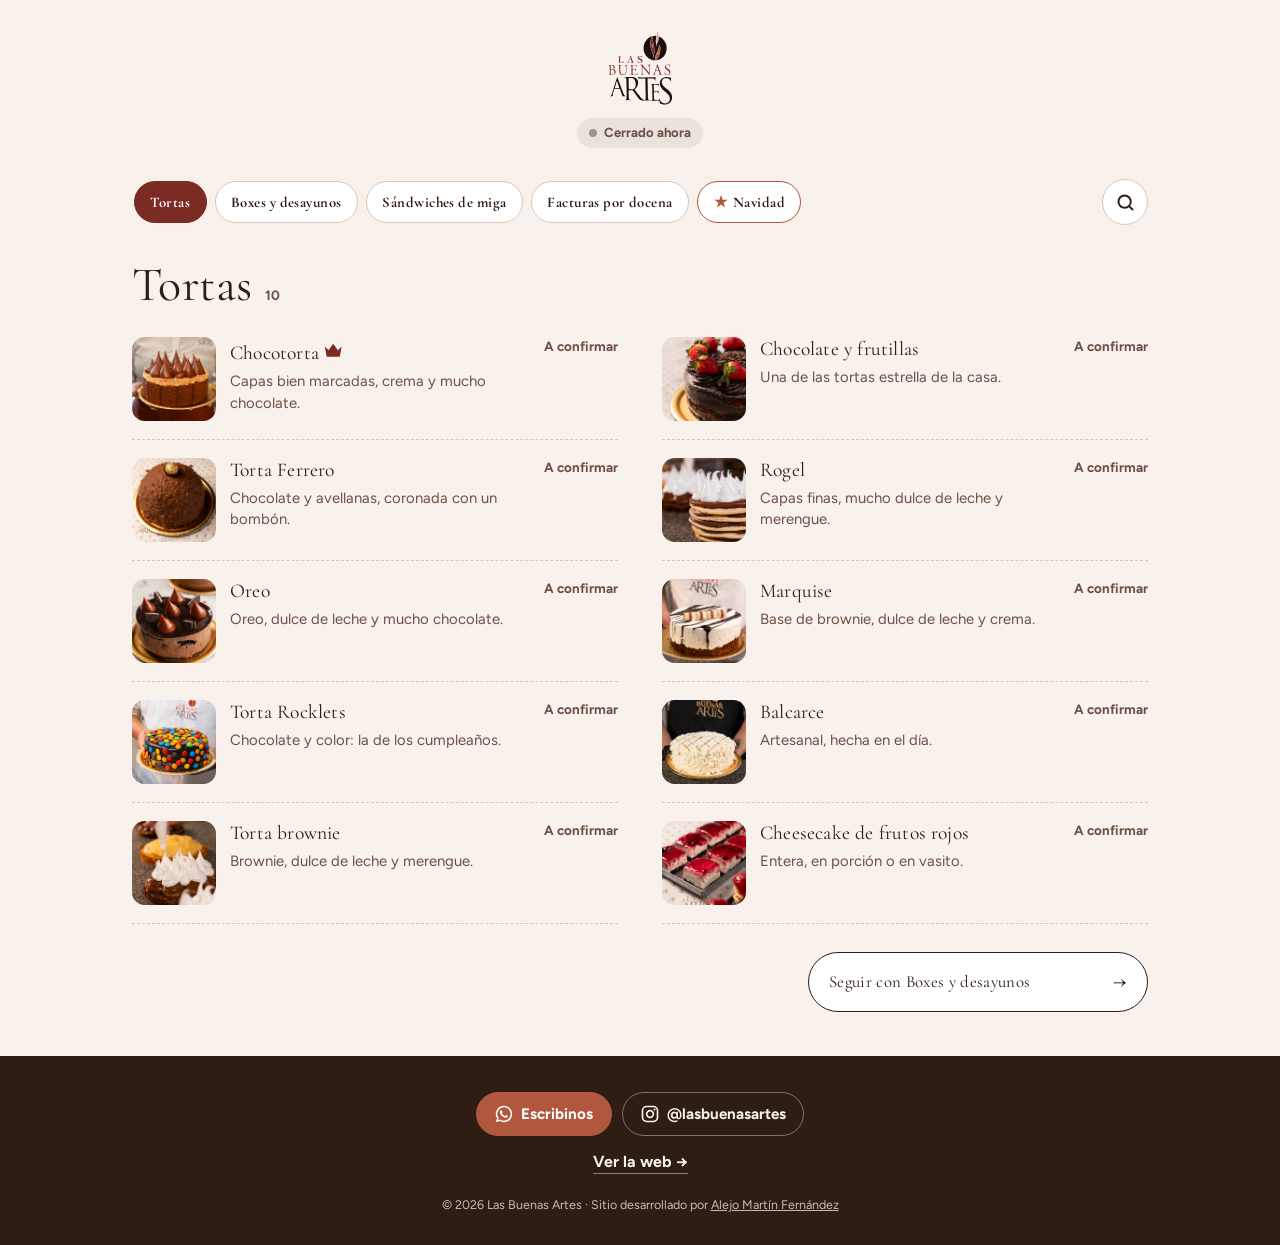
<file: carta/index.html>
<!doctype html>
<!-- Carta pública: la página a la que lleva el QR de las mesas. Va en web/carta/index.html de cada demo (scripts/instalar.mjs la copia).
     Se edita desde /admin (Carta) y el QR + las tarjetas para imprimir salen de /admin (QR de la carta). -->
<html lang="es">
<head>
<meta charset="utf-8">
<meta name="viewport" content="width=device-width, initial-scale=1, viewport-fit=cover">
<meta name="theme-color" content="#ffffff">
<title>Carta</title>
<meta name="description" content="Carta online, siempre actualizada.">
<script>
  // /carta sin barra final rompe las rutas relativas en algunos servidores (XAMPP): la agregamos.
  if (!/\/$|\.html$/.test(location.pathname)) location.replace(location.pathname + '/' + location.search + location.hash);
</script>
<link rel="preconnect" href="https://fonts.googleapis.com"><link rel="preconnect" href="https://fonts.gstatic.com" crossorigin>
<link rel="stylesheet" href="../kit/kit.css?v=18">
<link rel="stylesheet" href="../kit/menu.css?v=18">
</head>
<body>
<div id="kit-menu" class="kit-root kit-menu" aria-busy="true"></div>
<script type="module">
  import { initMenu } from '../kit/modules/menu.js?v=18';
  initMenu({ config: '../cliente.json', sitio: '../', imagenes: { lqip: '../img/lqip.json' } });
</script>
</body>
</html>
</file>
<file: kit/kit.css>
/* KIT DEMOS — estilos de módulos y popups.
   Todo sale de las variables --kit-* que arma core/theme.js desde cliente.json → marca.
   Cada demo puede pisar cualquier variable o clase .kit-* en su propio CSS. */

:root {
  --kit-bg: #fff; --kit-surface: #fff; --kit-text: #151515; --kit-muted: #666; --kit-primary: #111; --kit-on-primary: #fff;
  --kit-accent: #fc0; --kit-on-accent: #111; --kit-border: #ddd; --kit-ok: #1f9d55; --kit-warn: #d97706; --kit-danger: #d42a1d;
  --kit-font-head: inherit; --kit-font-body: inherit; --kit-head-case: uppercase;
  --kit-radius: 14px; --kit-radius-btn: 12px; --kit-border-w: 1.5px; --kit-shadow: 0 10px 30px -12px rgba(0,0,0,.35);
  --kit-ease: cubic-bezier(.2,.8,.2,1); --kit-z: 9000;
}
.kit-root, .kit-root *, .kit-root *::before, .kit-root *::after { box-sizing: border-box; }
.kit-root [hidden], .kit-root[hidden] { display: none !important; }
.kit-root { font-family: var(--kit-font-body); color: var(--kit-text); -webkit-tap-highlight-color: transparent; }
.kit-sr { position: absolute !important; width: 1px; height: 1px; overflow: hidden; clip: rect(0 0 0 0); white-space: nowrap; }
html.kit-lock { overflow: hidden; }
html.kit-lock body { overflow: hidden; touch-action: none; }

/* ---------- botones ---------- */
.kit-btn {
  appearance: none; display: inline-flex; align-items: center; justify-content: center; gap: .45em;
  min-height: 44px; padding: .7em 1.15em; border: var(--kit-border-w) solid var(--kit-primary); border-radius: var(--kit-radius-btn);
  background: var(--kit-primary); color: var(--kit-on-primary); font: 700 .95rem/1.1 var(--kit-font-body); text-decoration: none;
  cursor: pointer; transition: transform .15s var(--kit-ease), filter .15s, background .2s, box-shadow .2s; white-space: nowrap;
}
.kit-btn:hover { filter: brightness(1.08); }
.kit-btn:active { transform: translateY(1px) scale(.98); }
.kit-btn:focus-visible, .kit-chip:focus-visible, .kit-tab:focus-visible, .kit-add:focus-visible, .kit-x:focus-visible { outline: 3px solid var(--kit-accent); outline-offset: 2px; }
.kit-btn--ghost { background: var(--kit-surface); color: var(--kit-text); border-color: var(--kit-border); }
.kit-btn--danger { background: var(--kit-danger); border-color: var(--kit-danger); color: #fff; }
.kit-btn--danger-t { color: var(--kit-danger); }
.kit-btn--sm { min-height: 36px; padding: .45em .85em; font-size: .85rem; }
.kit-btn--big { min-height: 54px; font-size: 1.05rem; font-family: var(--kit-font-head); text-transform: var(--kit-head-case); letter-spacing: .02em; }
.kit-btn--block { width: 100%; }
.kit-btn[disabled] { opacity: .55; cursor: not-allowed; }
.kit-btn.is-loading { position: relative; color: transparent !important; }
.kit-btn.is-loading::after { content: ""; position: absolute; width: 20px; height: 20px; border: 2.5px solid var(--kit-on-primary); border-right-color: transparent; border-radius: 50%; animation: kit-spin .7s linear infinite; }
.kit-icon { appearance: none; width: 36px; height: 36px; display: inline-grid; place-items: center; border: var(--kit-border-w) solid var(--kit-border); border-radius: 10px; background: var(--kit-surface); color: var(--kit-text); cursor: pointer; font-size: 1rem; }
.kit-icon--danger { color: var(--kit-danger); }
.kit-icon[disabled] { opacity: .35; cursor: default; }
.kit-row { display: flex; gap: .6rem; flex-wrap: wrap; align-items: center; }
.kit-row--end { justify-content: flex-end; } .kit-row--center { justify-content: center; } .kit-row--between { justify-content: space-between; }
.kit-row--stack { flex-direction: column; align-items: stretch; }

/* ---------- badges / tags ---------- */
.kit-badge { display: inline-flex; align-items: center; gap: .3em; padding: .28em .6em; border-radius: 999px; font: 700 .72rem/1 var(--kit-font-body); letter-spacing: .02em; background: color-mix(in srgb, var(--kit-text) 9%, var(--kit-surface)); color: var(--kit-text); white-space: nowrap; }
.kit-badge--ok { background: color-mix(in srgb, var(--kit-ok) 16%, var(--kit-surface)); color: color-mix(in srgb, var(--kit-ok) 75%, #000); }
.kit-badge--warn { background: color-mix(in srgb, var(--kit-warn) 18%, var(--kit-surface)); color: color-mix(in srgb, var(--kit-warn) 70%, #000); }
.kit-badge--danger, .kit-badge--off { background: color-mix(in srgb, var(--kit-danger) 14%, var(--kit-surface)); color: color-mix(in srgb, var(--kit-danger) 80%, #000); }
.kit-badge--new { background: var(--kit-accent); color: var(--kit-on-accent); animation: kit-pulse 1.4s ease-in-out 3; }
.kit-tag { display: inline-grid; place-items: center; width: 1.15em; height: 1.15em; vertical-align: -.12em; margin-left: .15em; color: var(--kit-primary); }
.kit-tag svg { width: 100%; height: 100%; }
.kit-tag--txt { width: auto; height: auto; font-size: .7em; padding: .15em .45em; border-radius: 999px; background: var(--kit-accent); color: var(--kit-on-accent); }

/* ---------- carta ---------- */
.kit-carta { --kit-cols: 1; }
.kit-tabs { display: flex; gap: .5rem; overflow-x: auto; scrollbar-width: none; padding: 2px 2px 10px; margin-bottom: .5rem; scroll-snap-type: x proximity; }
.kit-tabs::-webkit-scrollbar { display: none; }
.kit-tab {
  appearance: none; flex: 0 0 auto; scroll-snap-align: start; min-height: 44px; padding: .55em 1.1em;
  border: var(--kit-border-w) solid var(--kit-text); border-radius: var(--kit-radius-btn); background: var(--kit-surface); color: var(--kit-text);
  font: 700 .95rem/1 var(--kit-font-head); text-transform: var(--kit-head-case); letter-spacing: .03em; cursor: pointer; transition: background .2s, color .2s, transform .15s;
}
.kit-tab.is-on { background: var(--kit-primary); border-color: var(--kit-primary); color: var(--kit-on-primary); }
.kit-carta__panel { display: grid; grid-template-columns: repeat(var(--kit-cols), minmax(0, 1fr)); gap: 0 2rem; }
.kit-item {
  display: grid; grid-template-columns: auto minmax(0, 1fr) auto; gap: .9rem; align-items: center; padding: 1rem 0;
  border-bottom: var(--kit-border-w) dashed var(--kit-border); min-width: 0;
  animation: kit-up .5s var(--kit-ease) both; animation-delay: calc(var(--i, 0) * 45ms);
}
.kit-item:not(:has(.kit-item__foto)) { grid-template-columns: minmax(0, 1fr) auto; }
.kit-item.is-off { opacity: .55; }
.kit-item__foto { width: 64px; height: 64px; object-fit: cover; border-radius: calc(var(--kit-radius) * .7); }
.kit-item__name { margin: 0 0 .25rem; font: 400 1.2rem/1.05 var(--kit-font-head); text-transform: var(--kit-head-case); }
.kit-item__n { margin-right: .5em; color: var(--kit-primary); }
.kit-item__desc { margin: 0; color: var(--kit-muted); font-size: .9rem; line-height: 1.4; }
.kit-item__side { display: flex; flex-direction: column; align-items: flex-end; gap: .45rem; }
.kit-price { font: 700 1.05rem/1 var(--kit-font-body); white-space: nowrap; }
.kit-price--na { font-size: .85rem; color: var(--kit-muted); font-weight: 600; }
.kit-add {
  appearance: none; min-height: 40px; padding: .45em .9em; border: var(--kit-border-w) solid var(--kit-primary); border-radius: var(--kit-radius-btn);
  background: var(--kit-surface); color: var(--kit-primary); font: 800 .85rem/1 var(--kit-font-body); cursor: pointer; white-space: nowrap;
  transition: background .2s, color .2s, transform .12s;
}
.kit-add:hover { background: var(--kit-primary); color: var(--kit-on-primary); }
.kit-add:active { transform: scale(.94); }
.kit-step { display: inline-flex; align-items: center; border: var(--kit-border-w) solid var(--kit-primary); border-radius: var(--kit-radius-btn); background: var(--kit-primary); color: var(--kit-on-primary); overflow: hidden; animation: kit-pop .25s var(--kit-ease); }
.kit-step button { appearance: none; width: 38px; height: 38px; border: 0; background: transparent; color: inherit; font: 800 1.15rem/1 var(--kit-font-body); cursor: pointer; }
.kit-step button:disabled { opacity: .35; cursor: default; }
.kit-step output { min-width: 1.6em; text-align: center; font-weight: 800; }
.kit-step--lg button { width: 46px; height: 46px; }
.kit-step--lg output { min-width: 2.2em; font-size: 1.15rem; }
@media (min-width: 900px) { .kit-carta { --kit-cols: 2; } }

/* ---------- botón flotante del carrito ---------- */
.kit-fab {
  position: fixed; z-index: calc(var(--kit-z) - 2); right: max(14px, env(safe-area-inset-right)); bottom: max(14px, env(safe-area-inset-bottom));
  display: flex; align-items: center; gap: .7rem; padding: .55rem 1rem .55rem .6rem; min-height: 58px;
  border: var(--kit-border-w) solid var(--kit-text); border-radius: var(--kit-radius-btn); background: var(--kit-primary); color: var(--kit-on-primary);
  box-shadow: var(--kit-shadow); cursor: pointer; font-family: var(--kit-font-body); text-align: left;
  animation: kit-in-up .45s var(--kit-ease) both;
}
.kit-fab__ico { width: 40px; height: 40px; display: grid; place-items: center; border-radius: calc(var(--kit-radius-btn) * .8); background: color-mix(in srgb, var(--kit-on-primary) 16%, transparent); }
.kit-fab__ico svg { width: 22px; height: 22px; fill: none; stroke: currentColor; stroke-width: 2; stroke-linejoin: round; }
.kit-fab__txt { display: flex; flex-direction: column; line-height: 1.1; }
.kit-fab__label { font: 400 1rem/1 var(--kit-font-head); text-transform: var(--kit-head-case); letter-spacing: .03em; }
.kit-fab__total { font-weight: 700; font-size: .9rem; opacity: .92; }
.kit-fab__n { position: absolute; top: -9px; left: -9px; min-width: 26px; height: 26px; padding: 0 6px; display: grid; place-items: center; border-radius: 999px; background: var(--kit-accent); color: var(--kit-on-accent); font: 800 .8rem/1 var(--kit-font-body); border: 2px solid var(--kit-text); }
.kit-fab.bump { animation: kit-bump .45s var(--kit-ease); }
.kit-fly { position: fixed; z-index: var(--kit-z); width: 54px; height: 54px; margin: -27px 0 0 -27px; border-radius: 50%; background: var(--kit-accent); overflow: hidden; pointer-events: none; transition: transform .6s cubic-bezier(.5,-.3,.7,1), opacity .6s; box-shadow: 0 4px 14px rgba(0,0,0,.25); }
.kit-fly img { width: 100%; height: 100%; object-fit: cover; }

/* píldora "probá el panel" (solo demo) */
.kit-demo-pill {
  position: fixed; z-index: calc(var(--kit-z) - 3); left: max(14px, env(safe-area-inset-left)); bottom: max(14px, env(safe-area-inset-bottom));
  display: inline-flex; align-items: center; gap: .5rem; min-height: 44px; padding: .55rem .9rem; border-radius: 999px; background: var(--kit-surface); color: var(--kit-text);
  border: var(--kit-border-w) solid var(--kit-text); box-shadow: var(--kit-shadow); font: 700 .8rem/1 var(--kit-font-body); text-decoration: none;
  opacity: 0; transform: translateY(20px); transition: opacity .4s, transform .4s var(--kit-ease);
}
.kit-demo-pill.is-in { opacity: 1; transform: none; }
html.kit-lock .kit-demo-pill { opacity: 0; pointer-events: none; transform: translateY(20px); }
.kit-demo-pill__dot { width: 8px; height: 8px; border-radius: 50%; background: var(--kit-ok); box-shadow: 0 0 0 0 var(--kit-ok); animation: kit-ping 2s infinite; }
@media (max-width: 640px) { html.kit-has-cart .kit-demo-pill { bottom: calc(max(14px, env(safe-area-inset-bottom)) + 70px); } }

/* ---------- popups ---------- */
.kit-pop { position: fixed; inset: 0; z-index: var(--kit-z); display: grid; place-items: center; padding: 16px; }
.kit-pop__back { position: absolute; inset: 0; background: color-mix(in srgb, var(--kit-text) 55%, transparent); opacity: 0; transition: opacity .25s; }
.kit-pop__box {
  position: relative; width: min(520px, 100%); max-height: min(88vh, 100%); max-height: min(88dvh, 100%); display: flex; flex-direction: column;
  background: var(--kit-bg); color: var(--kit-text); border: var(--kit-border-w) solid var(--kit-text); border-radius: var(--kit-radius);
  box-shadow: var(--kit-shadow); outline: none; overflow: hidden;
  opacity: 0; transform: translateY(24px) scale(.97); transition: opacity .25s, transform .3s var(--kit-ease);
}
.kit-pop.is-open .kit-pop__back { opacity: 1; }
.kit-pop.is-open .kit-pop__box { opacity: 1; transform: none; }
.kit-pop.is-closing .kit-pop__box { transform: translateY(16px) scale(.98); }
.kit-pop__head { color: var(--kit-text); margin: 0; display: flex; align-items: center; justify-content: space-between; gap: 1rem; padding: 14px 14px 10px 20px; border-bottom: var(--kit-border-w) solid var(--kit-border); background: var(--kit-bg); }
.kit-pop__title { margin: 0; font: 400 1.35rem/1.05 var(--kit-font-head); text-transform: var(--kit-head-case); letter-spacing: .02em; }
.kit-pop--sm .kit-pop__head { border-bottom: 0; padding-bottom: 0; }
.kit-pop__body { padding: 16px 20px 20px; overflow: auto; overscroll-behavior: contain; -webkit-overflow-scrolling: touch; }
.kit-x { appearance: none; flex: 0 0 auto; width: 42px; height: 42px; display: grid; place-items: center; border: var(--kit-border-w) solid var(--kit-border); border-radius: 50%; background: var(--kit-surface); color: var(--kit-text); cursor: pointer; transition: transform .2s; }
.kit-x:hover { transform: rotate(90deg); }
.kit-x svg { width: 18px; height: 18px; stroke: currentColor; stroke-width: 2.4; stroke-linecap: round; }
.kit-pop--sm .kit-pop__box { width: min(420px, 100%); }
.kit-pop--editor .kit-pop__box { width: min(560px, 100%); }
.kit-pop--resv .kit-pop__box { width: min(600px, 100%); }

/* drawer: hoja inferior en mobile, panel lateral en desktop */
.kit-pop--drawer { place-items: end stretch; padding: 0; }
.kit-pop--drawer .kit-pop__box { width: 100%; max-height: 92vh; max-height: 92dvh; border-radius: var(--kit-radius) var(--kit-radius) 0 0; border-bottom: 0; transform: translateY(100%); }
.kit-pop--drawer .kit-pop__body { padding: 0; display: flex; flex-direction: column; min-height: 0; flex: 1; overflow: hidden; }
.kit-pop--drawer.is-closing .kit-pop__box { transform: translateY(100%); }
@media (min-width: 760px) {
  .kit-pop--drawer { place-items: stretch end; }
  .kit-pop--drawer .kit-pop__box { width: min(440px, 100%); height: 100%; max-height: none; border-radius: 0; border: 0; border-left: var(--kit-border-w) solid var(--kit-text); transform: translateX(100%); }
  .kit-pop--drawer.is-closing .kit-pop__box { transform: translateX(100%); }
}

/* ---------- carrito / checkout ---------- */
.kit-cart__scroll { flex: 1; overflow: auto; overscroll-behavior: contain; padding: 8px 20px 16px; }
.kit-lines { list-style: none; margin: 0 0 12px; padding: 0; }
.kit-line { display: grid; grid-template-columns: 52px minmax(0, 1fr) auto; gap: .75rem; align-items: center; padding: .7rem 0; border-bottom: var(--kit-border-w) dashed var(--kit-border); animation: kit-up .35s var(--kit-ease) both; }
.kit-line__img { width: 52px; height: 52px; border-radius: 10px; object-fit: cover; background: color-mix(in srgb, var(--kit-primary) 14%, var(--kit-surface)); display: block; }
.kit-line__body { display: flex; flex-direction: column; min-width: 0; }
.kit-line__body b { font: 400 1.05rem/1.1 var(--kit-font-head); text-transform: var(--kit-head-case); overflow-wrap: anywhere; }
.kit-line__body span { color: var(--kit-muted); font-size: .88rem; }
.kit-cart__foot { color: var(--kit-text); margin: 0; padding: 12px 20px max(16px, env(safe-area-inset-bottom)); border-top: var(--kit-border-w) solid var(--kit-text); background: var(--kit-surface); }
.kit-sum { display: grid; gap: .3rem; margin-bottom: .7rem; font-size: .92rem; }
.kit-sum > div { display: flex; justify-content: space-between; }
.kit-sum__total { font-size: 1.1rem; }
.kit-sum__total b { font: 400 1.5rem/1 var(--kit-font-head); }
.kit-empty { text-align: center; padding: 2.5rem 1.5rem; display: grid; gap: .5rem; justify-items: center; }
.kit-empty__t { font: 400 1.35rem/1.1 var(--kit-font-head); text-transform: var(--kit-head-case); margin: 0; }
.kit-empty p { margin: 0; color: var(--kit-muted); }
.kit-empty .kit-btn { margin-top: .8rem; }

/* ---------- formularios ---------- */
.kit-form { display: grid; gap: .85rem; }
.kit-field { display: grid; gap: .35rem; min-width: 0; }
.kit-field > span, .kit-label, .kit-pay legend { font: 700 .78rem/1 var(--kit-font-body); text-transform: uppercase; letter-spacing: .06em; color: var(--kit-muted); }
.kit-field input, .kit-field textarea, .kit-field select {
  width: 100%; min-height: 46px; padding: .7em .85em; border: var(--kit-border-w) solid var(--kit-border); border-radius: calc(var(--kit-radius-btn) * .8);
  background: var(--kit-surface); color: var(--kit-text); font: 500 16px/1.3 var(--kit-font-body); transition: border-color .2s, box-shadow .2s;
}
.kit-field textarea { resize: vertical; min-height: 64px; }
.kit-field input:focus, .kit-field textarea:focus, .kit-field select:focus { outline: none; border-color: var(--kit-primary); box-shadow: 0 0 0 3px color-mix(in srgb, var(--kit-primary) 22%, transparent); }
.kit-field-row { display: grid; grid-template-columns: 1fr 1fr; gap: .75rem; }
.kit-check { display: flex; align-items: center; gap: .6rem; font-weight: 600; cursor: pointer; }
.kit-check input { width: 20px; height: 20px; accent-color: var(--kit-primary); }
.kit-seg { display: grid; grid-auto-flow: column; grid-auto-columns: 1fr; gap: 0; padding: 4px; margin: 0; border: var(--kit-border-w) solid var(--kit-border); border-radius: var(--kit-radius-btn); background: var(--kit-surface); }
.kit-seg label { position: relative; }
.kit-seg input { position: absolute; opacity: 0; inset: 0; cursor: pointer; }
.kit-seg span { display: grid; place-items: center; min-height: 42px; border-radius: calc(var(--kit-radius-btn) * .75); font-weight: 700; font-size: .9rem; transition: background .2s, color .2s; text-align: center; padding: 0 .4rem; }
.kit-seg input:checked + span { background: var(--kit-primary); color: var(--kit-on-primary); }
.kit-seg input:focus-visible + span { outline: 3px solid var(--kit-accent); }
.kit-sedes { border: 0; padding: 0; margin: .1rem 0 0; min-width: 0; }
.kit-sedes legend { font: 700 .78rem/1 var(--kit-font-body); text-transform: uppercase; letter-spacing: .06em; color: var(--kit-muted); margin-bottom: .55rem; padding: 0; }
.kit-sedes__list { display: grid; grid-template-columns: repeat(auto-fill, minmax(min(100%, 9.5rem), 1fr)); gap: .5rem; }
.kit-sede { position: relative; display: block; cursor: pointer; min-width: 0; }
.kit-sede input { position: absolute; opacity: 0; inset: 0; cursor: pointer; }
.kit-sede span { display: flex; flex-direction: column; justify-content: center; gap: .15rem; min-height: 56px; padding: .55rem .8rem; border: var(--kit-border-w) solid var(--kit-border); border-radius: var(--kit-radius); background: var(--kit-surface); transition: background .2s, color .2s, border-color .2s; }
.kit-sede b { font-size: .95rem; line-height: 1.15; overflow-wrap: anywhere; }
.kit-sede small { font-size: .8rem; line-height: 1.25; opacity: .8; overflow-wrap: anywhere; }
.kit-sede input:checked + span { background: var(--kit-primary); color: var(--kit-on-primary); border-color: var(--kit-primary); }
.kit-sede input:focus-visible + span { outline: 3px solid var(--kit-accent); outline-offset: 2px; }
.kit-line__nota { font-style: normal; font-size: .82rem; color: var(--kit-muted); overflow-wrap: anywhere; }
.kit-pay { display: grid; gap: .5rem; border: 0; padding: 0; margin: .2rem 0 0; }
.kit-pay legend { margin-bottom: .5rem; }
.kit-pay__opt { position: relative; display: block; cursor: pointer; }
.kit-pay__opt input { position: absolute; opacity: 0; }
.kit-pay__card { display: grid; gap: .15rem; padding: .8rem 1rem .8rem 2.7rem; border: var(--kit-border-w) solid var(--kit-border); border-radius: var(--kit-radius-btn); background: var(--kit-surface); transition: border-color .2s, background .2s; position: relative; }
.kit-pay__card::before { content: ""; position: absolute; left: 1rem; top: 50%; width: 18px; height: 18px; margin-top: -9px; border-radius: 50%; border: 2px solid var(--kit-border); background: var(--kit-surface); transition: border .2s; }
.kit-pay__card small { color: var(--kit-muted); }
.kit-pay__opt input:checked + .kit-pay__card { border-color: var(--kit-primary); background: color-mix(in srgb, var(--kit-primary) 7%, var(--kit-surface)); }
.kit-pay__opt input:checked + .kit-pay__card::before { border: 6px solid var(--kit-primary); }
.kit-pay__opt input:focus-visible + .kit-pay__card { outline: 3px solid var(--kit-accent); }
.kit-msg { margin: 0 0 .6rem; padding: .6rem .8rem; border-radius: 10px; background: color-mix(in srgb, var(--kit-danger) 12%, var(--kit-surface)); color: color-mix(in srgb, var(--kit-danger) 85%, #000); font-weight: 600; font-size: .9rem; }
.kit-msg.shake { animation: kit-shake .35s; }
.kit-hint { color: var(--kit-muted); font-size: .88rem; margin: 0; }
.kit-error { padding: 1rem; color: var(--kit-danger); }

/* chips (días, horas, filtros) */
.kit-chips { display: flex; gap: .5rem; flex-wrap: wrap; }
.kit-chips--scroll { flex-wrap: nowrap; overflow-x: auto; scrollbar-width: none; padding: 2px 2px 6px; margin: 0 -2px; scroll-snap-type: x proximity; }
.kit-chips--scroll::-webkit-scrollbar { display: none; }
.kit-chips--grid { display: grid; grid-template-columns: repeat(auto-fill, minmax(74px, 1fr)); }
.kit-chips--grid > .kit-hint { grid-column: 1 / -1; }
.kit-chip {
  appearance: none; flex: 0 0 auto; scroll-snap-align: start; display: inline-flex; flex-direction: column; align-items: center; justify-content: center; gap: .15rem;
  min-height: 44px; padding: .45em .8em; border: var(--kit-border-w) solid var(--kit-border); border-radius: calc(var(--kit-radius-btn) * .8);
  background: var(--kit-surface); color: var(--kit-text); font: 700 .92rem/1 var(--kit-font-body); cursor: pointer; transition: background .15s, color .15s, border-color .15s, transform .12s;
}
.kit-chip small { font-weight: 600; font-size: .7rem; opacity: .8; }
.kit-chip:not([disabled]):hover { border-color: var(--kit-primary); }
.kit-chip.is-on { background: var(--kit-primary); border-color: var(--kit-primary); color: var(--kit-on-primary); animation: kit-pop .22s var(--kit-ease); }
.kit-chip[disabled] { opacity: .45; cursor: not-allowed; text-decoration: none; }
.kit-chip.is-full { text-decoration: line-through; }
.kit-chip--day { min-width: 72px; padding: .55em .7em; }
.kit-chip--day b { font-family: var(--kit-font-head); font-weight: 400; text-transform: var(--kit-head-case); font-size: 1rem; }

/* reservas */
.kit-resv { display: grid; gap: 1.1rem; }
.kit-resv__row { display: flex; align-items: center; justify-content: space-between; gap: 1rem; }
.kit-resv__block { display: grid; gap: .55rem; min-width: 0; }
.kit-resv__datos { display: grid; gap: .8rem; }
@media (min-width: 560px) { .kit-resv__datos { grid-template-columns: 1fr 1fr; } .kit-field--full { grid-column: 1 / -1; } }
.kit-resv .kit-step { background: var(--kit-surface); color: var(--kit-text); border-color: var(--kit-text); }
[data-kit="reservas"] .kit-resv { padding: clamp(16px, 4vw, 28px); background: var(--kit-bg); border: var(--kit-border-w) solid var(--kit-text); border-radius: var(--kit-radius); box-shadow: var(--kit-shadow); }

/* confirmaciones */
.kit-done { text-align: center; display: grid; gap: .55rem; justify-items: center; padding: .5rem 0 .3rem; }
.kit-done h3 { margin: .3rem 0 0; font: 400 1.6rem/1.05 var(--kit-font-head); text-transform: var(--kit-head-case); }
.kit-done p { margin: 0 0 .6rem; color: var(--kit-muted); max-width: 34ch; }
.kit-done__ico { width: 68px; height: 68px; border-radius: 50%; display: grid; place-items: center; background: var(--kit-primary); color: var(--kit-on-primary); animation: kit-pop .45s var(--kit-ease); }
.kit-done--warn .kit-done__ico { background: var(--kit-warn); color: #fff; }
.kit-done__ico svg { width: 34px; height: 34px; fill: none; stroke: currentColor; stroke-width: 3; stroke-linecap: round; stroke-linejoin: round; stroke-dasharray: 30; animation: kit-draw .5s .2s backwards; }
.kit-confirm p { margin: .2rem 0 1.2rem; font-size: 1.02rem; line-height: 1.45; }
.kit-sim { display: grid; gap: .8rem; }
.kit-sim__tag { justify-self: start; margin: 0; padding: .25em .6em; border-radius: 6px; background: var(--kit-accent); color: var(--kit-on-accent); font: 800 .72rem/1 var(--kit-font-body); letter-spacing: .1em; }
.kit-sim p { margin: 0; color: var(--kit-muted); }
.kit-sim__total { display: flex; justify-content: space-between; align-items: baseline; padding: .9rem 1rem; border: var(--kit-border-w) dashed var(--kit-border); border-radius: var(--kit-radius-btn); }
.kit-sim__total b { font: 400 1.6rem/1 var(--kit-font-head); }

/* toasts */
.kit-toasts { position: fixed; z-index: calc(var(--kit-z) + 10); left: 50%; top: max(14px, env(safe-area-inset-top)); transform: translateX(-50%); display: grid; gap: .5rem; width: min(92vw, 420px); pointer-events: none; }
.kit-toast { padding: .75rem 1rem; border-radius: var(--kit-radius-btn); background: var(--kit-text); color: var(--kit-bg); font: 600 .92rem/1.3 var(--kit-font-body); box-shadow: 0 10px 30px -10px rgba(0,0,0,.5); opacity: 0; transform: translateY(-12px); transition: opacity .25s, transform .3s var(--kit-ease); text-align: center; }
.kit-toast--warn { background: var(--kit-warn); color: #fff; }
.kit-toast.is-in { opacity: 1; transform: none; }

/* switch */
.kit-switch { position: relative; display: inline-flex; cursor: pointer; }
.kit-switch input { position: absolute; z-index: 1; opacity: 0; width: 100%; height: 100%; margin: 0; cursor: pointer; }
.kit-switch__ui { width: 46px; height: 28px; border-radius: 999px; background: var(--kit-border); position: relative; transition: background .2s; }
.kit-switch__ui::after { content: ""; position: absolute; top: 3px; left: 3px; width: 22px; height: 22px; border-radius: 50%; background: #fff; box-shadow: 0 1px 3px rgba(0,0,0,.3); transition: transform .2s var(--kit-ease); }
.kit-switch input:checked + .kit-switch__ui { background: var(--kit-ok); }
.kit-switch input:checked + .kit-switch__ui::after { transform: translateX(18px); }
.kit-switch input:focus-visible + .kit-switch__ui { outline: 3px solid var(--kit-accent); outline-offset: 2px; }

/* ---------- animaciones ---------- */
@keyframes kit-up { from { opacity: 0; transform: translateY(12px); } }
@keyframes kit-in-up { from { opacity: 0; transform: translateY(30px) scale(.9); } }
@keyframes kit-pop { 0% { transform: scale(.85); } 60% { transform: scale(1.06); } 100% { transform: none; } }
@keyframes kit-bump { 0%, 100% { transform: none; } 35% { transform: scale(1.12) rotate(-3deg); } 65% { transform: scale(.96); } }
@keyframes kit-spin { to { transform: rotate(360deg); } }
@keyframes kit-shake { 25% { transform: translateX(-6px); } 50% { transform: translateX(5px); } 75% { transform: translateX(-3px); } }
@keyframes kit-draw { from { stroke-dashoffset: 30; } to { stroke-dashoffset: 0; } }
@keyframes kit-pulse { 50% { transform: scale(1.12); } }
@keyframes kit-ping { 0% { box-shadow: 0 0 0 0 color-mix(in srgb, var(--kit-ok) 60%, transparent); } 80%, 100% { box-shadow: 0 0 0 9px transparent; } }
@media (prefers-reduced-motion: reduce) {
  .kit-root *, .kit-fab, .kit-pop__box, .kit-item { animation: none !important; transition: none !important; }
}

/* descuento por medio de pago (efectivo al retirar) */
.kit-sum__desc { color: var(--kit-accent); font-weight: 700; }

/* ---------- encargos: día y franja de retiro (v1.3) ---------- */
.kit-retiro, .kit-franjas { border: 0; padding: 0; margin: .1rem 0 0; min-width: 0; }
.kit-retiro legend, .kit-franjas legend { display: flex; flex-wrap: wrap; align-items: baseline; gap: .2rem .6rem; font: 700 .78rem/1.2 var(--kit-font-body); text-transform: uppercase; letter-spacing: .06em; color: var(--kit-muted); margin-bottom: .55rem; padding: 0; }
.kit-retiro legend small { font-weight: 600; text-transform: none; letter-spacing: 0; font-size: .82rem; }
.kit-dias { display: flex; gap: .5rem; overflow-x: auto; overscroll-behavior-x: contain; scroll-snap-type: x proximity; padding: 2px 2px 6px; margin: 0 -2px; scrollbar-width: none; }
.kit-dias::-webkit-scrollbar { display: none; }
.kit-dia, .kit-franja { position: relative; flex: 0 0 auto; scroll-snap-align: start; cursor: pointer; }
.kit-dia input, .kit-franja input { position: absolute; opacity: 0; inset: 0; margin: 0; cursor: pointer; }
.kit-dia span { display: grid; justify-items: center; gap: 2px; min-width: 56px; min-height: 64px; padding: .45rem .4rem; box-sizing: border-box; border: var(--kit-border-w) solid var(--kit-border); border-radius: var(--kit-radius-btn); background: var(--kit-surface); transition: background .2s, color .2s, border-color .2s, transform .15s; }
.kit-dia small { font: 600 .72rem/1 var(--kit-font-body); text-transform: capitalize; color: var(--kit-muted); }
.kit-dia b { font: 700 1.2rem/1 var(--kit-font-body); }
.kit-dia.is-on span, .kit-dia input:checked + span { background: var(--kit-text); border-color: var(--kit-text); color: var(--kit-surface); }
.kit-dia.is-on small, .kit-dia input:checked + span small { color: inherit; opacity: .8; }
.kit-dia.is-off { cursor: not-allowed; } .kit-dia.is-off span { opacity: .38; }
.kit-dia input:focus-visible + span, .kit-franja input:focus-visible + span { outline: 3px solid var(--kit-accent); outline-offset: 2px; }
.kit-franjas__list { display: grid; grid-template-columns: repeat(auto-fit, minmax(min(100%, 8.5rem), 1fr)); gap: .5rem; }
.kit-franja span { display: grid; gap: 3px; min-height: 52px; padding: .55rem .75rem; box-sizing: border-box; border: var(--kit-border-w) solid var(--kit-border); border-radius: var(--kit-radius-btn); background: var(--kit-surface); transition: background .2s, color .2s, border-color .2s; }
.kit-franja b { font: 700 .95rem/1 var(--kit-font-body); } .kit-franja small { font-size: .8rem; color: var(--kit-muted); }
.kit-franja.is-on span, .kit-franja input:checked + span { background: var(--kit-text); border-color: var(--kit-text); color: var(--kit-surface); }
.kit-franja.is-on small, .kit-franja input:checked + span small { color: inherit; opacity: .8; }
.kit-franja.is-off { cursor: not-allowed; } .kit-franja.is-off span { opacity: .38; text-decoration: line-through; }
.kit-hint { margin: .5rem 0 0; font-size: .85rem; line-height: 1.45; color: var(--kit-muted); }
.kit-aviso { margin: 0 0 .7rem; padding: .65rem .8rem; border-radius: calc(var(--kit-radius) * .7); background: color-mix(in srgb, var(--kit-warn) 12%, var(--kit-surface)); color: color-mix(in srgb, var(--kit-warn) 55%, #000); font-size: .85rem; line-height: 1.45; }
.kit-pay__opt.is-off { opacity: .55; cursor: not-allowed; }
.kit-tab--especial { border-style: dashed; }

/* botón de carrito propio de la demo ([data-kit-target]) */
.kit-bump { animation: kit-bump .45s var(--kit-ease); }

/* ---------- reservas por servicio y tanda (1.4) ---------- */
.kit-seg--serv { min-height: 52px; }
.kit-seg--serv span { flex-direction: column; gap: 1px; min-height: 46px; }
.kit-seg--serv small { font-weight: 600; font-size: .7rem; opacity: .75; }
.kit-seg--serv input:disabled + span { opacity: .45; cursor: not-allowed; }
.kit-tandas { display: grid; gap: .9rem; min-height: 120px; align-content: start; }
.kit-tanda { display: grid; gap: .45rem; }
.kit-tanda__t { font: 700 .74rem/1.2 var(--kit-font-body); letter-spacing: .14em; text-transform: uppercase; color: var(--kit-muted); }
.kit-tanda.is-full .kit-tanda__t { text-decoration: none; }
.kit-extras { display: grid; gap: .55rem; }
.kit-extras .kit-check { font-weight: 600; min-height: 32px; }

/* ---------- gift cards (1.4) ---------- */
.kit-line__img--gc { display: grid; place-items: center; color: var(--kit-primary); }
.kit-line__img--gc svg { width: 26px; height: 26px; fill: none; stroke: currentColor; stroke-width: 1.6; stroke-linecap: round; stroke-linejoin: round; }
.kit-gc-x { appearance: none; border: var(--kit-border-w) solid var(--kit-border); background: var(--kit-surface); color: var(--kit-text); font: 700 .8rem/1 var(--kit-font-body); min-height: 40px; padding: 0 .85em; border-radius: var(--kit-radius-btn); cursor: pointer; }
.kit-gc-x:hover { border-color: var(--kit-danger); color: var(--kit-danger); }
.kit-gcs { list-style: none; margin: 0 0 .6rem; padding: 0; display: grid; gap: .5rem; width: 100%; }
.kit-gcs li { display: grid; gap: 2px; padding: .75rem .9rem; border: var(--kit-border-w) dashed var(--kit-border); border-radius: calc(var(--kit-radius) * .6); text-align: left; }
.kit-gcs b { font: 400 1.5rem/1 var(--kit-font-head); letter-spacing: .06em; }
.kit-gcs span, .kit-gcs small { color: var(--kit-muted); font-size: .88rem; }
.kit-gcform { display: grid; gap: 1.1rem; }
[data-kit="giftcard"] .kit-gcform { padding: clamp(16px, 4vw, 28px); background: var(--kit-bg); border: var(--kit-border-w) solid var(--kit-text); border-radius: var(--kit-radius); box-shadow: var(--kit-shadow); }

/* ---------- tamaños y seña (1.5) ---------- */
.kit-line__det { display: block; font-style: normal; font-size: .85rem; color: var(--kit-muted); }
.kit-line__sena { display: inline-block; margin-left: .3rem; padding: .05rem .45rem; border-radius: 999px; background: var(--kit-accent); color: var(--kit-on-accent); font-size: .72rem; font-weight: 700; vertical-align: 1px; }
.kit-sum__resto { color: var(--kit-muted); }

/* cargador de imágenes (core/imagenes.js): nunca un hueco gris mientras baja una foto */
img.kit-ph.kit-ph {
  background:
    linear-gradient(100deg, transparent 32%, rgba(255, 255, 255, .42) 50%, transparent 68%) 0 0 / 260% 100% no-repeat,
    var(--kit-lqip, none) center / cover no-repeat,
    color-mix(in srgb, var(--kit-primary, #8a7b70) 14%, var(--kit-surface, #f1ebe6));
  animation: kit-ph 1.25s linear infinite;
}
img.kit-ph--ok { animation: kit-ph-in .6s cubic-bezier(.2, .7, .2, 1); }
@keyframes kit-ph { from { background-position: 130% 0, center, 0 0; } to { background-position: -30% 0, center, 0 0; } }
@keyframes kit-ph-in { from { filter: blur(14px) saturate(1.2); opacity: .55; } to { filter: none; opacity: 1; } }
@media (prefers-reduced-motion: reduce) { img.kit-ph.kit-ph { animation: none; } img.kit-ph--ok { animation: none; } }
</file>
<file: css/style.css>
/* Las Buenas Artes · demo — "La galería del clásico"
   Base para el celu, desktop con min-width (768 / 1024 / 1280). */

:root {
  --cacao: #2E1D14; --bordo: #7C2A24; --bordo-osc: #66211C; --caramelo: #A8714F; --espiga: #B0573D;
  --cafe: #684A38; --texto2: #5A4234; --rosa: #D4A9A1; --rosa-claro: #E0AD9F; --papel: #ECDCD2; --caja: #F8F1EC; --hueso: #F3E7DF;
  --blanco: #fff; --borde: #DCC6B9; --wa: #1F6E47;
  --f-tit: 'Cormorant Garamond', Georgia, 'Times New Roman', serif;
  --f-lab: 'Cinzel', Georgia, serif;
  --f-txt: 'Figtree', system-ui, -apple-system, 'Segoe UI', sans-serif;
  --pad: clamp(20px, 4.6vw, 72px);
  --aire: clamp(88px, 11vw, 160px);
  --barra: 64px;
  --ancho: 1312px;
  --ease: cubic-bezier(.2, .8, .2, 1);
  --sombra: 0 24px 48px -28px rgba(46, 29, 20, .55);
}
@media (min-width: 1024px) { :root { --barra: 84px; } }

*, *::before, *::after { box-sizing: border-box; }
[hidden] { display: none !important; }
html { -webkit-text-size-adjust: 100%; scroll-behavior: smooth; overflow-x: clip; }
body { margin: 0; background: var(--caja); color: var(--cacao); font: 400 17px/1.65 var(--f-txt); overflow-x: clip; -webkit-font-smoothing: antialiased; }
@media (min-width: 1024px) { body { font-size: 18px; } }
img { display: block; max-width: 100%; height: auto; }
a { color: inherit; }
button { font: inherit; color: inherit; }
em { font-style: italic; }
:focus-visible { outline: 3px solid var(--espiga); outline-offset: 3px; }
main { display: grid; grid-template-columns: minmax(0, 1fr); }
section[id] { scroll-margin-top: calc(var(--barra) + 8px); }
.cont { width: 100%; max-width: calc(var(--ancho) + var(--pad) * 2); margin: 0 auto; padding: 0 var(--pad); }
.saltar { position: absolute; left: 12px; top: -60px; z-index: 200; background: var(--cacao); color: #fff; padding: 10px 14px; border-radius: 8px; }
.saltar:focus { top: 12px; }

/* tipografía */
.kicker { margin: 0 0 14px; font: 600 12px/1.4 var(--f-lab); letter-spacing: .2em; text-transform: uppercase; color: var(--bordo); }
.kicker--claro { color: var(--rosa-claro); }
@media (min-width: 1024px) { .kicker { font-size: 14px; letter-spacing: .22em; } }
.sec__t { margin: 0 0 18px; font: 600 clamp(38px, 9.6vw, 84px)/1.02 var(--f-tit); letter-spacing: -.01em; text-wrap: balance; }
.sec__t em { color: var(--bordo); }
.sec__p { margin: 0; max-width: 46ch; color: var(--texto2); font-size: 17px; line-height: 1.65; }
@media (min-width: 1024px) { .sec__p { font-size: 18px; max-width: 52ch; } }
.sec { padding: var(--aire) 0; }
.sec__head { display: grid; gap: 18px; margin-bottom: clamp(36px, 5vw, 64px); }
@media (min-width: 1024px) { .sec__head { grid-template-columns: minmax(0, 1fr) minmax(0, 460px); align-items: end; gap: 48px; } }
.solo-mouse { display: none; }
@media (hover: hover) and (pointer: fine) { .solo-mouse { display: inline; } .solo-touch { display: none; } }

/* botones */
.btn { display: inline-flex; align-items: center; justify-content: center; gap: 10px; min-height: 52px; padding: 0 26px; border-radius: 999px; border: 1.5px solid transparent;
  font: 600 16px/1.1 var(--f-txt); text-decoration: none; cursor: pointer; touch-action: manipulation; white-space: nowrap;
  transition: transform .18s var(--ease), background .2s, color .2s, border-color .2s, box-shadow .2s; }
.btn:active { transform: scale(.97); }
.btn--pri { background: var(--bordo); color: #fff; box-shadow: 0 12px 24px -14px rgba(124, 42, 36, .8); }
.btn--sec { background: transparent; color: var(--cacao); border-color: var(--cacao); }
.btn--osc { background: var(--cacao); color: #fff; }
.btn--wa { background: var(--wa); color: #fff; }
.btn:disabled { opacity: .45; cursor: not-allowed; box-shadow: none; }
@media (hover: hover) {
  .btn--pri:not(:disabled):hover { background: var(--bordo-osc); transform: translateY(-2px); }
  .btn--sec:hover { background: var(--cacao); color: #fff; }
  .btn--osc:hover, .btn--wa:hover { transform: translateY(-2px); filter: brightness(1.08); }
}
@media (min-width: 1024px) { .btn { min-height: 56px; padding: 0 30px; font-size: 17px; } }
.link-chico { appearance: none; background: none; border: 0; padding: 10px 4px; min-height: 44px; color: var(--texto2); text-decoration: underline; text-underline-offset: 3px; cursor: pointer; font-size: 15px; }

/* cartela de museo: el recurso de la marca */
.cartela { display: inline-flex; flex-direction: column; gap: 2px; padding: 12px 16px 13px; background: #fff; border-radius: 3px; box-shadow: 0 1px 0 var(--borde), 0 14px 28px -16px rgba(46, 29, 20, .55); transform: rotate(-2deg); max-width: 260px; }
.cartela__n { font: 600 10.5px/1.3 var(--f-lab); letter-spacing: .2em; text-transform: uppercase; color: var(--bordo); }
.cartela__t { font: 600 22px/1.05 var(--f-tit); }
.cartela__d { font-size: 13px; line-height: 1.35; font-style: italic; color: var(--texto2); }

/* arco (marco de las fotos) */
.arco { margin: 0; overflow: hidden; border-radius: 999px 999px 16px 16px; background: var(--papel); box-shadow: 0 0 0 6px #fff, 0 0 0 7px var(--borde); }
.arco img { width: 100%; height: 100%; object-fit: cover; }

/* =============================== INTRO =============================== */
.intro { display: none; }
.con-intro .intro { display: block; position: fixed; inset: 0; z-index: 10000; pointer-events: none; animation: intro-seguro .3s 5s forwards; }
.con-intro.intro-activa { overflow: hidden; }
.intro__hoja { position: absolute; top: 0; bottom: 0; width: 50.5%; background: var(--hueso); transition: transform .62s cubic-bezier(.7, 0, .2, 1); }
.intro__hoja--izq { left: 0; } .intro__hoja--der { right: 0; }
.intro__caja { position: absolute; left: 50%; top: 50%; width: 168px; height: 168px; margin: -70px 0 0 -84px; background: #fff; border-radius: 8px; box-shadow: 0 26px 44px -24px rgba(46, 29, 20, .55);
  opacity: 0; transform: translateY(18px) scale(.94); transition: opacity .35s, transform .5s var(--ease); }
.intro__manija { position: absolute; left: 50%; top: -38px; width: 66px; height: 44px; margin-left: -33px; border: 8px solid #fff; border-bottom: 0; border-radius: 18px 18px 0 0; filter: drop-shadow(0 -1px 0 #e7d7cd); }
.intro__frente { position: absolute; inset: 0; display: grid; place-items: center; }
.intro__logo { position: absolute; width: 100px; height: auto; left: 50%; margin-left: -50px; top: 26px; overflow: visible; }
.intro__logo path { transform-box: fill-box; }
.lg-circ { transform-origin: 50% 50%; transform: scale(.2); opacity: 0; transition: transform .5s cubic-bezier(.3, 1.4, .5, 1), opacity .2s; }
.lg-hoja { transform-origin: 50% 100%; transform: translateY(18%) scaleY(.4); opacity: 0; transition: transform .45s var(--ease), opacity .25s; }
.lg-h1 { transition-delay: .16s; } .lg-h2 { transition-delay: .24s; } .lg-h3 { transition-delay: .32s; }
.lg-n { clip-path: inset(0 100% 0 0); transition: clip-path .45s var(--ease); }
.lg-n1 { transition-delay: .26s; } .lg-n2 { transition-delay: .4s; }
.intro.p1 .intro__caja { opacity: 1; transform: none; }
.intro.p2 .lg-circ, .intro.p2 .lg-hoja { transform: none; opacity: 1; }
.intro.p2 .lg-n { clip-path: inset(0 -2% 0 0); }
.intro.p4 .intro__caja { opacity: 0; transform: scale(1.08); transition: opacity .3s, transform .4s var(--ease); }
.intro.p4 .intro__hoja--izq { transform: translateX(-101%); }
.intro.p4 .intro__hoja--der { transform: translateX(101%); }
@media (min-width: 1024px) {
  .intro__caja { width: 220px; height: 220px; margin: -92px 0 0 -110px; }
  .intro__manija { width: 86px; margin-left: -43px; top: -48px; height: 56px; border-width: 10px; }
  .intro__logo { width: 132px; margin-left: -66px; top: 34px; }
  .intro__hoja { transition-duration: .8s; }
}
@keyframes intro-seguro { to { opacity: 0; visibility: hidden; } }

/* =============================== BARRA =============================== */
.barra { position: fixed; z-index: 100; top: 0; left: 0; right: 0; height: calc(var(--barra) + env(safe-area-inset-top)); padding-top: env(safe-area-inset-top);
  background: var(--caja); border-bottom: 1px solid var(--borde); transition: transform .5s var(--ease), box-shadow .3s; }
.barra.con-sombra { box-shadow: 0 10px 30px -24px rgba(46, 29, 20, .6); }
.barra__in { height: var(--barra); max-width: calc(var(--ancho) + var(--pad) * 2); margin: 0 auto; padding: 0 var(--pad); display: flex; align-items: center; justify-content: space-between; gap: 16px; }
.barra__logo img { height: 46px; width: auto; }
.barra__nav { display: none; }
.barra__acc { display: flex; align-items: center; gap: 8px; }
.barra__abierto { display: none; }
.btn-caja { position: relative; display: inline-flex; align-items: center; gap: 8px; min-width: 44px; height: 44px; padding: 0 12px; border-radius: 999px; border: 0; background: var(--bordo); color: #fff; cursor: pointer; touch-action: manipulation; }
.btn-caja svg { width: 20px; height: 20px; fill: none; stroke: currentColor; stroke-width: 1.8; flex: none; }
.btn-caja__txt { display: none; font-weight: 600; font-size: 15px; }
.btn-caja__n { min-width: 22px; height: 22px; padding: 0 6px; display: grid; place-items: center; border-radius: 99px; background: #fff; color: var(--bordo); font: 700 13px/1 var(--f-txt); }
.btn-menu { width: 44px; height: 44px; border-radius: 999px; border: 1px solid #cdb3a5; background: transparent; display: grid; place-items: center; cursor: pointer; touch-action: manipulation; }
.btn-menu svg { width: 20px; height: 20px; fill: none; stroke: var(--cacao); stroke-width: 1.8; }
.guarda-progreso { position: absolute; left: 0; right: 0; bottom: -1px; height: 4px; overflow: hidden; }
.guarda-progreso i { position: absolute; inset: 0; background: url("../img/rombos.svg") repeat-x 0 0 / 16px 4px; transform-origin: 0 50%; transform: scaleX(var(--p, 0)); }
@media (min-width: 1024px) {
  .barra__logo img { height: 60px; }
  .barra__nav { display: flex; gap: clamp(20px, 2.6vw, 36px); font-weight: 500; font-size: 16px; }
  .barra__nav a { position: relative; text-decoration: none; padding: 8px 0; }
  .barra__nav a::after { content: ""; position: absolute; left: 0; right: 0; bottom: 2px; height: 1.5px; background: var(--bordo); transform: scaleX(0); transform-origin: 0 50%; transition: transform .3s var(--ease); }
  .barra__nav a:hover::after, .barra__nav a.activo::after { transform: none; }
  .btn-menu { display: none; }
  .btn-caja { height: 48px; padding: 0 20px; }
  .btn-caja__txt { display: inline; }
}
@media (min-width: 1280px) { .barra__abierto { display: inline-flex; align-items: center; gap: 8px; font-size: 14px; color: var(--texto2); margin-right: 8px; white-space: nowrap; }
  .barra__abierto::before { content: ""; width: 8px; height: 8px; border-radius: 50%; background: var(--wa); }
  .barra__abierto.cerrado::before { background: var(--caramelo); } }

/* menú del celu (pantalla completa) */
.menu { position: fixed; inset: 0; z-index: 99; padding: calc(var(--barra) + env(safe-area-inset-top) + 28px) var(--pad) calc(28px + env(safe-area-inset-bottom)); background: var(--caja); display: flex; flex-direction: column; justify-content: space-between; gap: 24px; overflow-y: auto; }
.menu nav { display: grid; gap: 4px; }
.menu nav a { font: 600 38px/1.2 var(--f-tit); text-decoration: none; padding: 6px 0; opacity: 0; transform: translateY(14px); animation: sube .45s var(--ease) forwards; animation-delay: calc(var(--d, 0) * 55ms); }
.menu .btn { align-self: stretch; }
@keyframes sube { to { opacity: 1; transform: none; } }

/* =============================== HERO =============================== */
.hero { min-height: 100vh; min-height: 100svh; height: 100svh; padding-top: calc(var(--barra) + env(safe-area-inset-top)); background: linear-gradient(180deg, var(--caja) 0%, var(--hueso) 100%); display: flex; overflow: clip; }
.hero__in { flex: 1; width: 100%; max-width: calc(var(--ancho) + var(--pad) * 2); margin: 0 auto; padding: clamp(14px, 2.4svh, 22px) var(--pad) clamp(20px, 3.4svh, 34px); display: flex; flex-direction: column-reverse; justify-content: flex-end; gap: clamp(22px, 3.4svh, 34px); min-height: 0; }
.hero__obra { position: relative; flex: 1 1 0; min-height: 190px; display: flex; justify-content: center; }
.arco--hero { height: 100%; aspect-ratio: 4 / 5; max-width: 100%; width: auto; }
.arco--hero img { object-position: 50% 62%; }
.hero__circulo { display: none; }
.cartela--hero { position: absolute; right: 4px; bottom: -14px; }
.hero__txt { flex: none; display: flex; flex-direction: column; gap: 12px; }
.hero__k { margin: 0; } .hero__k span:last-child { display: none; }
.hero__t { margin: 0; font: 600 clamp(36px, 10.4vw, 44px)/1.0 var(--f-tit); letter-spacing: -.01em; }
.hero__t em { color: var(--bordo); }
.linea { display: block; overflow: hidden; padding-bottom: .06em; }
.linea > * { display: inline-block; }
.hero__p { margin: 0; font-size: 16px; line-height: 1.55; color: var(--texto2); max-width: 40ch; }
.hero__ctas { display: flex; gap: 10px; margin-top: 4px; }
.hero__ctas .btn { flex: 1; padding: 0 14px; }
.hero__datos { display: none; }
@media (max-height: 700px) and (max-width: 899px) { .hero__p { display: none; } }
@media (min-width: 600px) and (max-width: 899px) { .hero__k span:last-child { display: inline; } .hero__ctas .btn { flex: none; padding: 0 26px; } }
@media (min-width: 900px) {
  .hero__in { flex-direction: row; align-items: center; justify-content: space-between; gap: clamp(40px, 6vw, 96px); padding-top: 3vh; padding-bottom: 5vh; }
  .hero__txt { flex: 1 1 0; max-width: 700px; gap: 22px; }
  .hero__t { font-size: clamp(56px, min(6.4vw, 12vh), 104px); line-height: .95; }
  .hero__p { font-size: 19px; line-height: 1.65; max-width: 30em; }
  .hero__ctas { gap: 14px; margin-top: 6px; } .hero__ctas .btn { flex: none; padding: 0 30px; }
  .hero__datos { display: flex; flex-wrap: wrap; gap: 8px 26px; margin: 8px 0 0; padding: 0; list-style: none; font-size: 15px; color: var(--texto2); }
  .hero__datos a { text-decoration: none; } .hero__datos a:hover { text-decoration: underline; }
  .hero__obra { flex: 0 1 42%; height: min(72vh, 760px); align-self: center; min-height: 0; }
  .arco--hero { height: 100%; box-shadow: 0 0 0 8px #fff, 0 0 0 9px var(--borde), var(--sombra); }
  .hero__circulo { display: block; position: absolute; right: -2%; top: 4%; width: clamp(120px, 12vw, 180px); aspect-ratio: 1; margin: 0; border-radius: 50%; overflow: hidden; box-shadow: 0 0 0 6px #fff, var(--sombra); }
  .hero__circulo img { width: 100%; height: 100%; object-fit: cover; }
  .cartela--hero { right: auto; left: -6%; bottom: 8%; padding: 14px 20px 15px; }
  .cartela--hero .cartela__t { font-size: 27px; }
}
@media (min-width: 1200px) { .hero__k span:last-child { display: inline; } }
@media (min-width: 1440px) { .hero__obra { flex-basis: 44%; } }
@media (min-width: 900px) and (max-height: 760px) { .hero__txt { gap: 14px; } .hero__p { font-size: 17px; line-height: 1.55; } .hero__datos { margin-top: 2px; } }
/* celu acostado: todo en una fila, sin cortar los botones */
@media (max-height: 520px) and (orientation: landscape) and (max-width: 1023px) {
  .hero { height: auto; min-height: 100svh; }
  .hero__in { flex-direction: row; align-items: center; gap: 28px; padding-top: 12px; padding-bottom: 16px; }
  .hero__obra { flex: 0 0 34%; height: calc(100svh - var(--barra) - 36px); min-height: 0; }
  .hero__txt { flex: 1 1 0; } .hero__p { display: none; } .hero__t { font-size: 34px; }
  .cartela--hero { display: none; }
}

/* entrada del hero (después de la intro) */
.js .hero__t .linea > * { transform: translateY(110%); transition: transform .9s var(--ease); }
.js .hero__k, .js .hero__p, .js .hero__ctas, .js .hero__datos { opacity: 0; transform: translateY(14px); transition: opacity .6s, transform .7s var(--ease); }
.js .arco--hero { clip-path: inset(100% 0 0 0 round 999px 999px 16px 16px); transition: clip-path 1.1s var(--ease); }
.js .arco--hero img { transform: scale(1.12); transition: transform 1.6s var(--ease); }
.js .cartela--hero, .js .hero__circulo { opacity: 0; transform: translateY(16px) rotate(-2deg); transition: opacity .5s, transform .7s var(--ease); }
.js .hero__circulo { transform: scale(.7); }
.listo .hero__t .linea > * { transform: none; }
.listo .hero__t .linea:nth-child(2) > * { transition-delay: .09s; }
.listo .hero__k { opacity: 1; transform: none; }
.listo .hero__p { opacity: 1; transform: none; transition-delay: .2s; }
.listo .hero__ctas { opacity: 1; transform: none; transition-delay: .28s; }
.listo .hero__datos { opacity: 1; transform: none; transition-delay: .36s; }
.listo .arco--hero { clip-path: inset(0 0 0 0 round 999px 999px 16px 16px); transition-delay: .05s; }
.listo .arco--hero img { transform: none; }
.listo .cartela--hero { opacity: 1; transform: rotate(-2deg); transition-delay: .55s; }
.listo .hero__circulo { opacity: 1; transform: none; transition-delay: .45s; }
.js .barra { transform: translateY(-100%); } .listo .barra { transform: none; }

/* entradas al hacer scroll */
.js .reveal { opacity: 0; transform: translateY(18px); transition: opacity .7s var(--ease), transform .8s var(--ease); transition-delay: calc(var(--d, 0) * 80ms); }
.js .reveal.visto { opacity: 1; transform: none; }
.js .revela img, .js .revela iframe { clip-path: inset(100% 0 0 0); transform: scale(1.08); transition: clip-path 1s var(--ease), transform 1.4s var(--ease); }
.js .revela.visto img, .js .revela.visto iframe { clip-path: inset(0 0 0 0); transform: none; }
@media (max-width: 899px) { .js .reveal { transform: translateY(12px); } }

/* =============================== VITRINA (kit) =============================== */
.vitrina { background: var(--caja); }
.vitrina__grid { display: grid; grid-template-columns: minmax(0, 1fr); gap: 40px; }
.vitrina__foto { display: none; }
.vitrina__carta .kit-tabs { position: sticky; top: calc(var(--barra) + env(safe-area-inset-top)); z-index: 5; margin: 0 calc(var(--pad) * -1) 8px; padding: 12px var(--pad) 14px; background: var(--caja); border-bottom: 1px solid var(--borde); gap: 8px; scroll-padding: 0 var(--pad); }
.vitrina__carta .kit-tab { min-height: 44px; padding: 0 18px; border: 1px solid #cdb3a5; border-radius: 999px; background: #fff; color: var(--cacao); font: 500 15px/1 var(--f-txt); letter-spacing: 0; }
.vitrina__carta .kit-tab.is-on { background: var(--cacao); border-color: var(--cacao); color: #fff; font-weight: 600; }
.vitrina__carta .kit-tab--especial { border: 1.5px dashed var(--espiga); color: var(--bordo); font-weight: 600; }
.vitrina__carta .kit-tab--especial.is-on { background: var(--bordo); border-color: var(--bordo); color: #fff; }
.vitrina__carta .kit-carta__panel { display: block; }
.sala-head { display: flex; flex-wrap: wrap; align-items: baseline; justify-content: space-between; gap: 4px 16px; padding: 14px 0 6px; }
.sala-head h3 { margin: 0; font: 600 30px/1.1 var(--f-tit); }
.sala-head span { font-size: 15px; color: var(--cafe); }
.sala-head p { flex-basis: 100%; margin: 4px 0 6px; font-size: 15px; line-height: 1.5; color: var(--texto2); }
.obra.kit-item { grid-template-columns: 84px minmax(0, 1fr); grid-template-areas: 'img body' 'img pie'; gap: 6px 16px; padding: 18px 0; border-bottom: 1px solid var(--borde); border-top: 0; align-items: start; animation-duration: .45s; }
.obra__img { grid-area: img; width: 84px; height: 104px; border-radius: 42px 42px 8px 8px; object-fit: cover; background: var(--papel); }
.obra__body { grid-area: body; }
.obra__pie { grid-area: pie; display: flex; align-items: center; justify-content: space-between; gap: 12px; min-height: 44px; }
.obra__body { min-width: 0; display: flex; flex-direction: column; gap: 3px; }
.obra__n { font: 600 10px/1.2 var(--f-lab); letter-spacing: .2em; color: var(--bordo); }
.obra__t { margin: 0; font: 600 22px/1.1 var(--f-tit); overflow-wrap: anywhere; }
.obra__t .kit-tag { width: .8em; height: .8em; margin-left: .3em; color: var(--espiga); vertical-align: .05em; }
.obra__d { margin: 0; font-size: 14.5px; line-height: 1.4; color: var(--texto2); }
.obra__precio { font-size: 14px; font-weight: 600; color: var(--bordo); }
.obra .kit-add { min-height: 44px; min-width: 44px; padding: 0 16px; border-radius: 999px; border: 1.5px solid var(--bordo); background: #fff; color: var(--bordo); font: 600 15px/1 var(--f-txt); }
.obra .kit-add span { font-size: 18px; margin-right: 2px; }
.obra .kit-step { border-radius: 999px; background: var(--bordo); border-color: var(--bordo); }
.obra .kit-step button { width: 42px; height: 42px; }
.vitrina__nav { display: flex; gap: 10px; margin-top: 22px; }
.vitrina__nav .btn { flex: 1; padding: 0 12px; font-size: 15px; }
.vitrina__nav .btn[disabled] { visibility: hidden; }
.vitrina__nota { margin: 24px 0 0; padding: 14px 16px; border-radius: 14px; background: var(--hueso); font-size: 15px; line-height: 1.5; color: var(--texto2); }
@media (hover: hover) { .obra .kit-add:hover { background: var(--bordo); color: #fff; } }
@media (min-width: 768px) { .obra.kit-item { grid-template-columns: 96px minmax(0, 1fr) auto; grid-template-areas: 'img body pie'; align-items: center; } .obra__img { width: 96px; height: 116px; border-radius: 48px 48px 8px 8px; } .obra__pie { justify-content: flex-end; gap: 22px; } }
@media (min-width: 1024px) {
  .vitrina__grid { grid-template-columns: minmax(0, 1fr) clamp(300px, 27vw, 380px); gap: clamp(40px, 4vw, 64px); align-items: start; }
  .vitrina__carta.kit-carta { display: grid; grid-template-columns: 250px minmax(0, 1fr); gap: 40px; align-items: start; }
  .vitrina__carta .kit-tabs { position: sticky; top: calc(var(--barra) + 32px); flex-direction: column; gap: 6px; margin: 0; padding: 0; background: none; border: 0; overflow: visible; }
  .vitrina__carta .kit-tab { width: 100%; justify-content: flex-start; text-align: left; min-height: 52px; padding: 0 18px; border-radius: 14px; border-color: transparent; background: transparent; font-size: 16px; display: flex; align-items: center; }
  .vitrina__carta .kit-tab:hover { background: var(--hueso); }
  .vitrina__carta .kit-tab.is-on { background: var(--cacao); color: #fff; }
  .vitrina__carta .kit-tab--especial { border: 1.5px dashed var(--espiga); margin-top: 8px; }
  .obra.kit-item { grid-template-columns: minmax(0, 1fr) auto; grid-template-areas: 'body pie'; gap: 24px; padding: 18px 16px; margin: 0 -16px; border-radius: 14px; border-bottom-color: transparent; box-shadow: 0 1px 0 var(--borde); transition: background .2s; }
  .obra__img { display: none; }
  .obra.is-hover { background: #fff; box-shadow: none; }
  .obra__t { font-size: 26px; }
  .obra__t::after { content: ""; display: inline-block; width: 7px; height: 7px; margin-left: 10px; border-radius: 50%; background: var(--espiga); vertical-align: .2em; }
  .obra__d { font-size: 15.5px; }
  .sala-head { padding-top: 0; } .sala-head h3 { font-size: 40px; }
  .vitrina__foto { display: block; position: sticky; top: calc(var(--barra) + 32px); padding-bottom: 32px; }
  .arco--vitrina { aspect-ratio: 4 / 5; box-shadow: 0 0 0 7px #fff, 0 0 0 8px var(--borde), var(--sombra); }
  .arco--vitrina img { transition: opacity .25s, transform .5s var(--ease); }
  .arco--vitrina img.cambia { opacity: 0; transform: scale(1.04); }
  .cartela--vitrina { position: absolute; left: -26px; bottom: 6px; }
  .vitrina__nav { max-width: 520px; margin-left: 290px; }
  .vitrina__nav .btn { flex: none; padding: 0 26px; }
}

/* =============================== ARMÁ TU DOCENA =============================== */
.docena { background: var(--hueso); position: relative; overflow: clip; }
.docena::before { content: ""; position: absolute; inset: 0; background: url("../img/papel.svg") 0 0 / 140px 140px; opacity: .1; pointer-events: none; }
.docena__in { position: relative; display: grid; gap: 36px; }
.docena__head .sec__p { max-width: 44ch; }
.docena__mesa { display: grid; gap: 22px; justify-items: center; }
.docena__caja-wrap { display: contents; }
.docena__caja { order: 1; } .docena__sabores { order: 2; } .docena__detalle { order: 3; } .docena__acc { order: 4; } .link-chico[data-docena-vaciar] { order: 5; margin-top: -10px; }
.docena__sabores { list-style: none; margin: 0 calc(var(--pad) * -1); padding: 8px var(--pad) 6px; display: flex; gap: 10px; overflow-x: auto; scroll-snap-type: x proximity; scrollbar-width: none; width: calc(100% + var(--pad) * 2); overscroll-behavior-x: contain; scroll-padding: 0 var(--pad); }
.docena__sabores::-webkit-scrollbar { display: none; }
.sabor { flex: 0 0 auto; scroll-snap-align: start; }
.sabor button { appearance: none; display: grid; justify-items: center; gap: 8px; width: 96px; padding: 0; border: 0; background: none; cursor: pointer; touch-action: manipulation; }
.sabor__img { width: 76px; height: 76px; border-radius: 50%; overflow: hidden; box-shadow: 0 0 0 4px #fff, 0 10px 18px -10px rgba(46, 29, 20, .6); transition: transform .25s var(--ease); }
.sabor__img img { width: 100%; height: 100%; object-fit: cover; pointer-events: none; }
.sabor b { font-size: 13.5px; line-height: 1.25; text-align: center; font-weight: 600; }
.sabor button:active .sabor__img { transform: scale(.9); }
.docena__caja { position: relative; width: min(100%, 300px); margin-top: 30px; padding: 24px 16px 16px; background: #fff; border-radius: 10px; box-shadow: 0 30px 50px -30px rgba(46, 29, 20, .6); }
.docena__manija { position: absolute; left: 50%; top: -34px; width: 70px; height: 40px; margin-left: -35px; border: 8px solid #fff; border-bottom: 0; border-radius: 18px 18px 0 0; }
.docena__cont { position: absolute; right: 14px; top: -14px; padding: 5px 12px; border-radius: 99px; background: var(--bordo); color: #fff; font: 700 14px/1 var(--f-txt); }
.docena__grilla { list-style: none; margin: 0; padding: 0; display: grid; grid-template-columns: repeat(4, minmax(0, 1fr)); gap: 9px; }
.hueco { aspect-ratio: 1; border-radius: 50%; border: 2px dashed #d9c4b8; position: relative; }
.hueco button { position: absolute; inset: -2px; border: 0; padding: 0; border-radius: 50%; overflow: hidden; cursor: pointer; background: var(--papel); box-shadow: 0 0 0 3px #fff, 0 6px 12px -6px rgba(46, 29, 20, .5); animation: cae .45s var(--ease); }
.hueco button img { width: 100%; height: 100%; object-fit: cover; pointer-events: none; }
@keyframes cae { 0% { transform: translateY(-30px) scale(.6); opacity: 0; } 60% { transform: translateY(3px) scale(1.04); opacity: 1; } 100% { transform: none; } }
.docena__tapa { position: absolute; inset: 0; border-radius: 10px; background: #fff; display: grid; place-items: center; transform-origin: 50% 0; transform: perspective(700px) rotateX(-92deg); opacity: 0; transition: transform .6s var(--ease), opacity .2s; pointer-events: none; }
.docena__tapa img { width: 44%; }
.docena__caja.cerrada .docena__tapa { transform: none; opacity: 1; }
.docena__detalle { margin: 0; min-height: 3em; text-align: center; font-size: 15px; line-height: 1.5; color: var(--texto2); max-width: 36ch; }
.docena__acc { display: flex; flex-wrap: wrap; justify-content: center; gap: 10px; width: 100%; }
.docena__acc .btn { flex: 1 1 200px; padding: 0 16px; }
.vuela { position: fixed; z-index: 500; width: 70px; height: 70px; margin: -35px 0 0 -35px; border-radius: 50%; overflow: hidden; pointer-events: none; box-shadow: 0 0 0 3px #fff, 0 10px 18px -8px rgba(0, 0, 0, .5); }
.vuela img { width: 100%; height: 100%; object-fit: cover; }
.arrastrando { position: fixed; z-index: 500; width: 92px; height: 92px; margin: -46px 0 0 -46px; border-radius: 50%; overflow: hidden; pointer-events: none; box-shadow: 0 0 0 4px #fff, 0 20px 30px -12px rgba(0, 0, 0, .55); transform: scale(1.06) rotate(-4deg); }
.arrastrando img { width: 100%; height: 100%; object-fit: cover; }
.docena__caja.sobre { box-shadow: 0 0 0 3px var(--espiga), 0 30px 50px -30px rgba(46, 29, 20, .6); }
@media (hover: hover) { .sabor button:hover .sabor__img { transform: translateY(-4px) rotate(-3deg); } }
@media (min-width: 1024px) {
  .docena__in { grid-template-columns: minmax(0, 1fr) minmax(0, 1.25fr); align-items: center; gap: clamp(48px, 6vw, 96px); }
  .docena__mesa { grid-template-columns: 1fr; }
  .docena__sabores { order: 1; margin: 0; width: auto; padding: 0; overflow: visible; display: grid; grid-template-columns: repeat(5, minmax(0, 1fr)); gap: 18px; }
  .sabor button { width: 100%; cursor: grab; }
  .sabor__img { width: 96px; height: 96px; }
  .docena__caja-wrap { display: grid; justify-items: center; gap: 14px; width: 100%; order: 2; }
  .docena__caja, .docena__detalle, .docena__acc { order: 0; }
  .docena__caja { width: 380px; margin-top: 34px; padding: 30px 22px 22px; }
  .docena__acc { max-width: 520px; } .docena__acc .btn { flex: 0 1 auto; padding: 0 26px; }
}

/* =============================== SALA TEMPORARIA =============================== */
.sala { background: var(--cacao); color: #F8F1EC; }
.sala .sec__t { color: #F8F1EC; } .sala .sec__t em { color: var(--rosa-claro); } .sala .sec__p { color: #E6D5CB; }
.sala__head { display: grid; gap: 22px; margin-bottom: clamp(32px, 4vw, 56px); }
.sala__cuenta { display: flex; align-items: baseline; gap: 12px; padding: 16px 20px; border: 1px solid rgba(248, 241, 236, .25); border-radius: 18px; justify-self: start; }
.sala__cuenta b { font: 600 64px/1 var(--f-tit); color: var(--rosa-claro); }
.sala__cuenta span { font-size: 16px; line-height: 1.35; color: #E6D5CB; max-width: 14ch; }
.sala__lista { list-style: none; margin: 0 calc(var(--pad) * -1); padding: 4px var(--pad) 10px; display: flex; gap: 16px; overflow-x: auto; scroll-snap-type: x mandatory; scrollbar-width: none; overscroll-behavior-x: contain; scroll-padding: 0 var(--pad); }
.sala__lista::-webkit-scrollbar { display: none; }
.pieza { flex: 0 0 76%; max-width: 300px; scroll-snap-align: start; background: #F8F1EC; color: var(--cacao); border-radius: 18px; overflow: hidden; display: flex; flex-direction: column; }
.pieza__img { aspect-ratio: 4 / 5; overflow: hidden; background: var(--papel); }
.pieza__img img { width: 100%; height: 100%; object-fit: cover; pointer-events: none; transition: transform .6s var(--ease); }
.pieza__body { padding: 16px 18px 18px; display: flex; flex-direction: column; gap: 6px; flex: 1; }
.pieza__t { margin: 0; font: 600 24px/1.1 var(--f-tit); }
.pieza__d { margin: 0; font-size: 14.5px; line-height: 1.45; color: var(--texto2); flex: 1; }
.pieza__pie { display: flex; align-items: center; justify-content: space-between; gap: 10px; margin-top: 8px; }
.pieza__precio { font-size: 14px; font-weight: 600; color: var(--bordo); }
.pieza .kit-add { min-height: 44px; padding: 0 18px; border-radius: 999px; border: 1.5px solid var(--bordo); background: #fff; color: var(--bordo); font: 600 15px/1 var(--f-txt); }
.pieza .kit-step { border-radius: 999px; background: var(--bordo); border-color: var(--bordo); }
@media (hover: hover) { .pieza:hover .pieza__img img { transform: scale(1.04); } .pieza .kit-add:hover { background: var(--bordo); color: #fff; } }
@media (min-width: 768px) { .pieza { flex-basis: 44%; } }
@media (min-width: 1024px) {
  .sala__head { grid-template-columns: minmax(0, 1fr) auto; align-items: end; }
  .sala__cuenta { justify-self: end; }
  .sala__cuenta b { font-size: 88px; }
  .sala__lista { margin: 0; padding: 0; display: grid; grid-template-columns: repeat(auto-fit, minmax(240px, 1fr)); gap: 28px; overflow: visible; }
  .pieza__img { aspect-ratio: 4 / 3.4; }
  .pieza { max-width: none; }
}

/* =============================== FAMILIA =============================== */
.familia__in { display: grid; gap: 36px; }
.familia__foto { margin: 0; overflow: hidden; border-radius: 999px 999px 16px 16px; aspect-ratio: 4 / 4.6; background: var(--papel); }
.familia__foto img { width: 100%; height: 100%; object-fit: cover; }
.familia__cita { margin: 6px 0 22px; padding: 0 0 0 0; font: 600 italic clamp(24px, 6.2vw, 34px)/1.25 var(--f-tit); color: var(--cacao); }
.familia__datos { list-style: none; margin: 30px 0 0; padding: 0; display: grid; grid-template-columns: repeat(3, minmax(0, 1fr)); gap: 12px; }
.familia__datos li { display: grid; gap: 4px; padding-top: 14px; border-top: 1px solid var(--borde); }
.familia__datos b { font: 600 clamp(30px, 8vw, 44px)/1 var(--f-tit); color: var(--bordo); }
.familia__datos span { font-size: 13.5px; line-height: 1.35; color: var(--texto2); }
@media (min-width: 1024px) {
  .familia__in { grid-template-columns: minmax(0, 1.1fr) minmax(0, 1fr); gap: clamp(48px, 6vw, 104px); align-items: center; }
  .familia__foto { border-radius: 16px; aspect-ratio: 4 / 3.4; box-shadow: var(--sombra); }
  .familia__cita { font-size: clamp(30px, 2.6vw, 38px); }
  .familia__datos span { font-size: 15px; }
}

/* =============================== CÓMO ENCARGAR =============================== */
.encargar { background: var(--hueso); }
.encargar__in { display: grid; gap: 40px; }
.pasos { list-style: none; margin: 10px 0 30px; padding: 0; display: grid; gap: 14px; }
.paso { display: grid; grid-template-columns: auto minmax(0, 1fr); gap: 16px; align-items: start; padding: 18px 20px; background: #fff; border-radius: 4px; box-shadow: 0 1px 0 var(--borde), 0 16px 28px -22px rgba(46, 29, 20, .6); }
.paso:nth-child(2) { transform: rotate(.6deg); } .paso:nth-child(3) { transform: rotate(-.5deg); }
.js .paso.reveal.visto:nth-child(2) { transform: rotate(.6deg); } .js .paso.reveal.visto:nth-child(3) { transform: rotate(-.5deg); }
.paso__n { font: 600 36px/1 var(--f-tit); color: var(--bordo); min-width: 46px; }
.paso b { display: block; font: 600 24px/1.15 var(--f-tit); margin-bottom: 4px; }
.paso p { margin: 0; font-size: 15.5px; line-height: 1.55; color: var(--texto2); }
.encargar__foto { margin: 0; overflow: hidden; border-radius: 16px; aspect-ratio: 4 / 5; background: var(--papel); }
.encargar__foto img { width: 100%; height: 100%; object-fit: cover; }
@media (min-width: 1024px) {
  .encargar__in { grid-template-columns: minmax(0, 1.2fr) minmax(0, 1fr); gap: clamp(48px, 6vw, 104px); align-items: center; }
  .encargar__foto { border-radius: 999px 999px 16px 16px; box-shadow: 0 0 0 8px #fff, 0 0 0 9px var(--borde), var(--sombra); max-width: 480px; justify-self: end; width: 100%; }
}

/* =============================== GALERÍA =============================== */
.galeria__mosaico { display: none; }
.mazo { position: relative; height: min(118vw, 520px); margin: 0 auto; max-width: 420px; touch-action: pan-y; user-select: none; }
.mazo__foto { position: absolute; inset: 0; border-radius: 16px; overflow: hidden; background: var(--papel); box-shadow: 0 0 0 5px #fff, 0 22px 40px -24px rgba(46, 29, 20, .7); transform: rotate(var(--r, 0deg)) translateY(var(--y, 0)); transition: transform .45s var(--ease); will-change: transform; }
.mazo__foto img { width: 100%; height: 100%; object-fit: cover; pointer-events: none; }
.mazo__foto .cartela { position: absolute; left: 14px; bottom: 14px; }
.mazo__foto.arriba { cursor: grab; }
.mazo__foto.vuela-fuera { transition: transform .45s cubic-bezier(.4, 0, .9, .6), opacity .45s; opacity: 0; }
.mazo__acc { display: flex; align-items: center; justify-content: center; gap: 16px; margin-top: 28px; }
.mazo__cont { font: 600 14px var(--f-lab); letter-spacing: .14em; color: var(--texto2); }
@media (min-width: 900px) {
  .mazo, .mazo__acc { display: none; }
  .galeria__mosaico { display: grid; grid-template-columns: repeat(12, minmax(0, 1fr)); grid-auto-rows: clamp(64px, 6.4vw, 92px); gap: clamp(18px, 2vw, 30px); }
  .obra-g { position: relative; margin: 0; border-radius: 12px; overflow: hidden; background: var(--papel); box-shadow: 0 0 0 5px #fff, 0 18px 36px -26px rgba(46, 29, 20, .7); }
  .obra-g img { width: 100%; height: 100%; object-fit: cover; transition: transform .8s var(--ease); }
  .obra-g .cartela { position: absolute; left: 14px; bottom: 14px; opacity: 0; transform: translateY(10px) rotate(-2deg); transition: opacity .3s, transform .4s var(--ease); pointer-events: none; }
  .obra-g:hover img { transform: scale(1.05); }
  .obra-g:hover .cartela { opacity: 1; transform: rotate(-2deg); }
  .obra-g:nth-child(1) { grid-column: 1 / 5; grid-row: span 5; }
  .obra-g:nth-child(2) { grid-column: 5 / 8; grid-row: 2 / span 4; }
  .obra-g:nth-child(3) { grid-column: 8 / 13; grid-row: 1 / span 3; }
  .obra-g:nth-child(4) { grid-column: 8 / 11; grid-row: 4 / span 4; }
  .obra-g:nth-child(5) { grid-column: 11 / 13; grid-row: 4 / span 3; }
  .obra-g:nth-child(6) { grid-column: 1 / 4; grid-row: 6 / span 4; }
  .obra-g:nth-child(7) { grid-column: 4 / 8; grid-row: 6 / span 3; }
  .obra-g:nth-child(8) { grid-column: 4 / 8; grid-row: 9 / span 3; }
  .obra-g:nth-child(9) { grid-column: 8 / 13; grid-row: 8 / span 4; }
  .obra-g:nth-child(10) { grid-column: 1 / 4; grid-row: 10 / span 2; }
}

/* =============================== VISITANOS =============================== */
.visitanos__in { display: grid; gap: 36px; }
.visitanos__foto { margin: 0; overflow: hidden; border-radius: 16px; aspect-ratio: 4 / 4.4; background: var(--papel); }
.visitanos__foto img { width: 100%; height: 100%; object-fit: cover; object-position: 50% 30%; }
.estado { display: inline-flex; align-items: center; gap: 10px; margin: 0 0 18px; font-weight: 600; font-size: 16px; }
.estado::before { content: ""; width: 10px; height: 10px; border-radius: 50%; background: var(--wa); box-shadow: 0 0 0 4px rgba(31, 110, 71, .15); }
.estado.cerrado::before { background: var(--caramelo); box-shadow: 0 0 0 4px rgba(168, 113, 79, .18); }
.horarios { width: 100%; border-collapse: collapse; margin: 0 0 24px; font-size: 16px; }
.horarios td { padding: 10px 0; border-bottom: 1px solid var(--borde); }
.horarios td:last-child { text-align: right; color: var(--texto2); }
.horarios tr.hoy td { font-weight: 700; color: var(--cacao); }
.visitanos__acc { display: flex; flex-wrap: wrap; gap: 10px; }
.visitanos__acc .btn { flex: 1 1 220px; }
.visitanos__mini { margin: 18px 0 0; font-size: 15px; color: var(--texto2); }
.visitanos__mapa { border-radius: 16px; overflow: hidden; aspect-ratio: 4 / 3; background: var(--papel); }
.visitanos__mapa iframe { width: 100%; height: 100%; border: 0; display: block; filter: sepia(.25) saturate(.9); }
@media (min-width: 1024px) {
  .visitanos__in { grid-template-columns: minmax(0, .9fr) minmax(0, 1fr); grid-template-areas: "foto datos" "foto mapa"; gap: 32px clamp(48px, 6vw, 96px); align-items: start; }
  .visitanos__foto { grid-area: foto; aspect-ratio: auto; height: 100%; min-height: 640px; border-radius: 16px; }
  .visitanos__foto img { object-position: 50% 0; }
  .visitanos__datos { grid-area: datos; } .visitanos__mapa { grid-area: mapa; aspect-ratio: 16 / 8; }
  .visitanos__acc .btn { flex: 0 1 auto; }
}

/* =============================== PIE =============================== */
.pie { background: var(--cacao); color: #E6D5CB; padding-bottom: calc(28px + env(safe-area-inset-bottom)); }
.guarda { height: 22px; background: url("../img/rombos.svg") repeat-x 0 0 / 44px 22px; }
.pie__in { display: grid; gap: 30px; padding-top: 56px; padding-bottom: 40px; }
.pie__logo { width: 120px; }
.pie__col { display: grid; gap: 8px; align-content: start; font-size: 15.5px; }
.pie__col b { color: #fff; font: 600 24px/1.1 var(--f-tit); }
.pie__col a { text-decoration: none; padding: 4px 0; } .pie__col a:hover { color: #fff; text-decoration: underline; }
.pie__credito { margin: 0; padding: 22px var(--pad) 0; border-top: 1px solid rgba(230, 213, 203, .18); text-align: center; font-size: 13px; color: #CDB8AB; }
.pie__credito a { color: #F3E1D7; }
@media (min-width: 900px) { .pie__in { grid-template-columns: 160px repeat(3, minmax(0, 1fr)); gap: 48px; padding-top: 72px; } .pie__logo { width: 140px; } }

/* kit: ajustes finos con la identidad */
.kit-pop__title { font-family: var(--f-tit); font-weight: 600; font-size: 30px; }
.kit-line__body b { font-family: var(--f-tit); font-weight: 600; font-size: 20px; }
.kit-sum__total b { font-family: var(--f-tit); font-weight: 700; font-size: 26px; }
.kit-cart__foot { border-top-color: var(--borde); }
.kit-pop--drawer .kit-pop__box { border-left-color: var(--borde) !important; }
.kit-demo-pill { border-color: var(--borde); font-size: 13px; }
html.menu-abierto .kit-demo-pill { opacity: 0; pointer-events: none; }
.kit-btn--big { font-family: var(--f-txt); font-weight: 600; }

@media (prefers-reduced-motion: reduce) {
  *, *::before, *::after { animation-duration: .01ms !important; transition-duration: .01ms !important; scroll-behavior: auto !important; }
}

html:not(.paso-hero) .kit-demo-pill { opacity: 0 !important; pointer-events: none; transform: translateY(20px) !important; }
</file>
<file: kit/admin/admin.css>
/* PANEL /admin v2 — con los tokens del cliente.
   Pensado para usar en servicio: letra grande, estados con color, una acción principal por tarjeta.
   Mobile: navegación abajo, una columna por vez. Desktop: tablero completo. */
.kit-admin {
  --kad-fondo: color-mix(in srgb, var(--kit-text) 6%, var(--kit-bg));
  --kad-caja: var(--kit-surface);
  --kad-linea: color-mix(in srgb, var(--kit-text) 16%, var(--kit-surface));
  --kad-ok: #2F6B35; --kad-ok-bg: #E3F1E2;
  --kad-warn: #7A4614; --kad-warn-bg: #FBEBD8; --kad-warn-borde: #E5BD8F;
  --kad-danger: #A3241B; --kad-danger-bg: #FBE7E5;
  --kad-acento: var(--kit-accent);
}
html { background: var(--kit-bg); overscroll-behavior: none; }
body { margin: 0; background: var(--kit-bg); color: var(--kit-text); font-family: var(--kit-font-body); overflow-x: clip; }
.kit-admin { min-height: 100vh; min-height: 100dvh; background: var(--kad-fondo); padding-bottom: calc(80px + env(safe-area-inset-bottom)); }

/* ---------- login ---------- */
.kit-admin--login { display: grid; place-items: center; padding: 24px 16px; background:
  radial-gradient(circle at 20% 10%, color-mix(in srgb, var(--kit-primary) 22%, transparent), transparent 55%),
  radial-gradient(circle at 90% 90%, color-mix(in srgb, var(--kit-accent) 25%, transparent), transparent 50%), var(--kit-bg); }
.kit-login { width: min(420px, 100%); display: grid; gap: 1.6rem; justify-items: center; padding: clamp(28px, 6vw, 44px) clamp(22px, 5vw, 40px); background: var(--kit-surface); border: var(--kit-border-w) solid var(--kit-text); border-radius: var(--kit-radius); box-shadow: var(--kit-shadow); animation: kit-in-up .5s var(--kit-ease) both; }
.kit-login__marca { display: grid; justify-items: center; gap: 14px; width: 100%; padding-bottom: 1.4rem; border-bottom: var(--kit-border-w) solid var(--kit-border); }
.kit-login__logo { max-width: 200px; max-height: 84px; object-fit: contain; }
.kit-login__kicker { margin: 0; font: 600 .8rem/1 var(--kit-font-body); text-transform: uppercase; letter-spacing: .22em; color: var(--kit-muted); }
.kit-login .kit-form { width: 100%; }
.kit-login .kit-form p { margin: 0; color: var(--kit-muted); text-align: center; line-height: 1.45; }
.kit-login__back { color: var(--kit-muted); font-weight: 600; font-size: .9rem; }

/* ---------- barra superior ---------- */
.kad-top { position: sticky; top: 0; z-index: 50; display: flex; align-items: center; gap: 18px; padding: 0 16px; min-height: 60px; background: var(--kit-primary); color: var(--kit-on-primary); }
.kad-brand { display: flex; align-items: center; color: inherit; text-decoration: none; min-width: 0; }
.kad-brand img { height: 28px; max-width: 130px; object-fit: contain; }
.kad-top__actions { margin-left: auto; display: flex; align-items: center; gap: 6px; }
.kad-top__link { appearance: none; border: 0; background: none; color: color-mix(in srgb, var(--kit-on-primary) 75%, transparent); font: 600 .88rem/1 var(--kit-font-body); padding: 10px; cursor: pointer; text-decoration: none; }
.kad-top__link:hover { color: var(--kit-on-primary); }
.kad-sonido { appearance: none; display: flex; align-items: center; gap: 8px; border: 1px solid color-mix(in srgb, var(--kit-on-primary) 30%, transparent); background: transparent; color: var(--kit-on-primary); padding: 8px 12px; font: 600 .84rem/1 var(--kit-font-body); cursor: pointer; border-radius: calc(var(--kit-radius-btn) * .6); }
.kad-sonido svg { width: 17px; height: 17px; fill: none; stroke: currentColor; stroke-width: 2; stroke-linecap: round; }
.kad-sonido[aria-pressed="false"] .kad-sonido__on, .kad-sonido[aria-pressed="true"] .kad-sonido__off { display: none; }
.kad-sonido[aria-pressed="true"] { background: color-mix(in srgb, var(--kit-on-primary) 14%, transparent); }
.kad-demo { display: flex; align-items: center; justify-content: space-between; gap: .8rem; flex-wrap: wrap; padding: 9px 16px; background: color-mix(in srgb, var(--kit-accent) 85%, var(--kit-text)); color: var(--kit-on-accent); font-size: .86rem; line-height: 1.35; }
.kad-demo__btn { appearance: none; border: 1px solid currentColor; background: transparent; color: inherit; padding: 6px 12px; font: 700 .82rem/1 var(--kit-font-body); cursor: pointer; border-radius: calc(var(--kit-radius-btn) * .6); }

/* navegación: dentro de la barra en desktop, abajo en el celu */
.kad-nav { position: fixed; z-index: 60; left: 0; right: 0; bottom: 0; display: grid; grid-auto-flow: column; grid-auto-columns: 1fr; padding: 6px 8px max(8px, env(safe-area-inset-bottom)); background: var(--kit-surface); border-top: 1px solid var(--kad-linea); }
.kad-nav__a { position: relative; display: grid; justify-items: center; gap: 4px; padding: 6px 4px; color: var(--kit-muted); text-decoration: none; font: 700 .76rem/1 var(--kit-font-body); transition: color .2s; }
.kad-nav__a svg { width: 24px; height: 24px; fill: none; stroke: currentColor; stroke-width: 1.9; stroke-linejoin: round; stroke-linecap: round; }
.kad-nav__a.is-on { color: var(--kit-text); }
.kad-count { position: absolute; top: 0; left: calc(50% + 6px); min-width: 20px; height: 20px; padding: 0 6px; display: grid; place-items: center; border-radius: 999px; background: var(--kit-accent); color: var(--kit-on-accent); font: 800 .72rem/1 var(--kit-font-body); font-style: normal; animation: kit-pop .3s var(--kit-ease); }
@media (min-width: 900px) {
  .kit-admin { padding-bottom: 40px; }
  .kad-top { padding: 0 28px; gap: 28px; min-height: 64px; }
  .kad-nav { position: static; display: flex; gap: 2px; padding: 0; background: none; border: 0; align-self: stretch; }
  .kad-nav__a { grid-auto-flow: column; align-items: center; gap: 10px; padding: 0 18px; font-size: .95rem; color: color-mix(in srgb, var(--kit-on-primary) 70%, transparent); border-bottom: 3px solid transparent; }
  .kad-nav__a svg { display: none; }
  .kad-nav__a:hover { color: var(--kit-on-primary); }
  .kad-nav__a.is-on { color: var(--kit-on-primary); border-bottom-color: var(--kit-accent); }
  .kad-count { position: static; }
}
@media (max-width: 899px) { .kad-sonido span, .kad-top__link[href] { display: none; } .kad-demo { padding: 8px 16px; font-size: .8rem; } }

/* ---------- contenido ---------- */
.kad-main { max-width: 1640px; margin: 0 auto; padding: 18px 16px 24px; outline: none; }
@media (min-width: 900px) { .kad-main { padding: 26px 28px 32px; } }
.kad-main.entrando > * { animation: kit-up .35s var(--kit-ease) both; }
.kad-head { margin: 0 0 18px; }
.kad-head h1, .kad-platos__head h1 { margin: 0; font: 400 clamp(1.6rem, 3.4vw, 2.1rem)/1.15 var(--kit-font-head); text-transform: var(--kit-head-case); letter-spacing: .02em; }
.kad-head--row { display: flex; align-items: center; gap: 14px 22px; flex-wrap: wrap; }
.kad-sub, .kad-muted { margin: 0; color: var(--kit-muted); font-size: .9rem; line-height: 1.45; }
.kad-sub--grande { font-size: 1rem; color: var(--kit-text); margin-bottom: 14px; }
.kad-stats { display: flex; gap: 8px; flex-wrap: wrap; font-size: .9rem; }
.kad-stats > span, .kad-pill { background: var(--kad-caja); border: 1px solid var(--kad-linea); padding: 8px 14px; border-radius: calc(var(--kit-radius-btn) * .6); }
.kad-stats__warn { background: var(--kad-warn-bg) !important; border-color: var(--kad-warn-borde) !important; color: var(--kad-warn); font-weight: 700; }
.kad-sede select { appearance: none; font: 700 16px/1 var(--kit-font-body); color: var(--kit-text); background: var(--kad-caja) url("data:image/svg+xml,%3Csvg xmlns='http://www.w3.org/2000/svg' width='12' height='8'%3E%3Cpath d='M1 1l5 5 5-5' fill='none' stroke='%23555' stroke-width='2'/%3E%3C/svg%3E") no-repeat right 14px center; border: 1.5px solid var(--kit-text); border-radius: calc(var(--kit-radius-btn) * .6); min-height: 44px; padding: 0 40px 0 14px; max-width: 100%; cursor: pointer; }
.kad-chip--sede { background: var(--kit-text); color: var(--kit-surface); }
.kad-seg { display: inline-flex; border: 1.5px solid var(--kit-text); background: var(--kad-caja); border-radius: calc(var(--kit-radius-btn) * .6); overflow: hidden; }
.kad-seg button { appearance: none; border: 0; background: transparent; color: var(--kit-text); padding: 9px 16px; font: 700 .88rem/1 var(--kit-font-body); cursor: pointer; }
.kad-seg button[aria-pressed="true"] { background: var(--kit-text); color: var(--kit-surface); }
.kad-seg--grande button { padding: 11px 18px; font-size: .92rem; }
@media (min-width: 900px) { .kad-head--row .kad-seg:last-child, .kad-anotar { margin-left: auto; } }
.kad-link { appearance: none; border: 0; background: none; color: var(--kit-text); font: 700 .88rem/1 var(--kit-font-body); text-decoration: underline; text-underline-offset: 3px; cursor: pointer; padding: 6px; }
.kad-flecha { appearance: none; width: 40px; height: 40px; display: grid; place-items: center; border: 1px solid var(--kad-linea); background: var(--kad-caja); color: var(--kit-text); font-size: 1.3rem; cursor: pointer; border-radius: calc(var(--kit-radius-btn) * .6); }
.kad-flecha--chica { width: 34px; height: 34px; font-size: 1rem; }
.kad-flecha:disabled { opacity: .35; cursor: default; }
.kad-fecha { display: flex; align-items: center; gap: 10px; }
.kad-fecha h1 { min-width: 0; text-align: center; font-size: clamp(1.3rem, 2.6vw, 1.8rem) !important; }
.kad-caja { background: var(--kad-caja); border: 1px solid var(--kad-linea); padding: 20px; display: grid; gap: 12px; border-radius: calc(var(--kit-radius) * .5); }
.kad-caja__t { margin: 0; font: 700 .78rem/1.2 var(--kit-font-body); text-transform: uppercase; letter-spacing: .1em; color: var(--kit-muted); }
.kad-caja__t--grande { font: 400 1.4rem/1.15 var(--kit-font-head); text-transform: var(--kit-head-case); letter-spacing: .02em; color: var(--kit-text); }
.kad-aviso { margin: 0; padding: 9px 12px; background: var(--kad-danger-bg); color: var(--kad-danger); font-size: .86rem; line-height: 1.4; }

/* chips de estado */
.kad-chips { display: flex; flex-wrap: wrap; gap: 6px; }
.kad-chip { display: inline-flex; align-items: center; padding: 5px 9px; border: 1px solid var(--kad-linea); font: 800 .72rem/1.1 var(--kit-font-body); text-transform: uppercase; letter-spacing: .04em; border-radius: 4px; }
.kad-chip--ok { background: var(--kad-ok-bg); border-color: transparent; color: var(--kad-ok); }
.kad-chip--warn { background: var(--kad-warn-bg); border-color: transparent; color: var(--kad-warn); }
.kad-chip--danger { background: var(--kad-danger-bg); border-color: transparent; color: var(--kad-danger); }

/* ---------- PEDIDOS: tablero ---------- */
.kad-board { display: grid; grid-template-columns: repeat(4, minmax(0, 1fr)); gap: 18px; align-items: start; }
.kad-col { display: grid; gap: 12px; min-width: 0; }
.kad-col__t { margin: 0; display: flex; align-items: center; gap: 8px; font: 800 .76rem/1.2 var(--kit-font-body); text-transform: uppercase; letter-spacing: .1em; color: var(--kit-muted); }
.kad-col__t b { margin-left: auto; font-size: .85rem; }
.kad-col--pendiente .kad-col__t { color: var(--kit-accent); }
.kad-pulso { width: 9px; height: 9px; border-radius: 50%; background: var(--kit-accent); flex: 0 0 auto; animation: kad-pulso 1.6s infinite; }
@keyframes kad-pulso { 0% { box-shadow: 0 0 0 0 color-mix(in srgb, var(--kit-accent) 60%, transparent); } 80%, 100% { box-shadow: 0 0 0 9px transparent; } }
.kad-col__vacio { margin: 0; padding: 18px; border: 1.5px dashed var(--kad-linea); color: var(--kit-muted); font-size: .9rem; text-align: center; }
.kad-cols-tabs { display: none; }

.kad-card { position: relative; display: grid; gap: 12px; padding: 18px; background: var(--kad-caja); border: 1px solid var(--kad-linea); border-radius: calc(var(--kit-radius) * .5); min-width: 0; transition: opacity .18s, transform .18s; }
.kad-main.entrando .kad-card { animation: kit-up .35s var(--kit-ease) both; }
.kad-card.is-nueva { animation: kad-llega .6s var(--kit-ease) both; }
@keyframes kad-llega { from { opacity: 0; transform: translateY(-10px) scale(.98); } }
.kad-card.is-saliendo { opacity: 0; transform: translateX(14px); }
.kad-card--pendiente { border: 2px solid var(--kit-accent); box-shadow: 0 0 0 4px color-mix(in srgb, var(--kit-accent) 14%, transparent); }
.kad-card--listo { background: color-mix(in srgb, var(--kad-ok-bg) 55%, var(--kad-caja)); border-color: color-mix(in srgb, var(--kad-ok) 30%, transparent); }
.kad-card__head { display: flex; align-items: baseline; gap: 10px; }
.kad-code { font: 400 1.45rem/1 var(--kit-font-head); letter-spacing: .03em; }
.kad-reloj { margin-left: auto; font: 700 .86rem/1 var(--kit-font-body); color: var(--kit-muted); white-space: nowrap; }
.kad-reloj--ambar { color: #B26A12; }
.kad-reloj--rojo { color: var(--kad-danger); }
.kad-items { list-style: none; margin: 0; padding: 10px 0; border-block: 1px dashed var(--kad-linea); display: grid; gap: 6px; font-size: 1.06rem; line-height: 1.35; }
.kad-items li { display: grid; grid-template-columns: auto minmax(0, 1fr); gap: 8px; }
.kad-items em { display: block; color: var(--kit-muted); font-size: .86rem; font-style: normal; }
.kad-note { margin: 0; padding: 9px 11px; background: #FFF4D2; color: #3A2E10; font-size: .9rem; line-height: 1.4; }
.kad-dir { display: flex; gap: 8px; align-items: flex-start; padding: 10px 11px; background: var(--kad-fondo); color: var(--kit-text); text-decoration: none; font-size: .9rem; line-height: 1.35; }
.kad-dir svg { width: 17px; height: 17px; flex: 0 0 auto; fill: none; stroke: currentColor; stroke-width: 2; margin-top: 1px; }
.kad-dir:hover b { text-decoration: underline; }
.kad-quien { display: flex; justify-content: space-between; gap: 10px; font-size: .88rem; color: var(--kit-muted); }
.kad-quien a { color: var(--kad-ok); font-weight: 800; text-decoration: none; white-space: nowrap; }
.kad-accion { appearance: none; display: flex; align-items: center; justify-content: center; text-align: center; width: 100%; min-height: 52px; padding: 10px 14px; border: 0; background: var(--kit-text); color: var(--kit-surface); font: 800 1rem/1.15 var(--kit-font-body); cursor: pointer; text-decoration: none; border-radius: var(--kit-radius-btn); transition: filter .15s, transform .15s; }
.kad-accion:hover { filter: brightness(1.15); }
.kad-accion:active { transform: scale(.98); }
.kad-accion--ok { background: var(--kad-ok); color: #fff; }
.kad-accion--ghost { background: var(--kad-caja); color: var(--kit-text); border: 1.5px solid var(--kit-text); }
.kad-acciones2 { display: grid; grid-template-columns: repeat(auto-fit, minmax(120px, 1fr)); gap: 8px; }
.kad-acciones2 .kad-accion { font-size: .9rem; min-height: 48px; }
.kad-mas { position: relative; justify-self: end; }
.kad-mas summary { list-style: none; cursor: pointer; font: 700 .8rem/1 var(--kit-font-body); color: var(--kit-muted); padding: 6px 2px; }
.kad-mas summary::-webkit-details-marker { display: none; }
.kad-mas[open] summary { color: var(--kit-text); }
.kad-mas__b { display: block; margin-top: 6px; appearance: none; border: 1px solid var(--kad-danger); background: var(--kad-caja); color: var(--kad-danger); padding: 9px 12px; font: 700 .85rem/1 var(--kit-font-body); cursor: pointer; white-space: nowrap; }
.kad-mas--fila summary { font-size: 1.2rem; padding: 4px 10px; }
.kad-mas--fila[open] { z-index: 3; }
.kad-mas--fila > :not(summary) { position: absolute; right: 0; top: 100%; }
.kad-hechos { display: grid; gap: 6px; }
.kad-hecho { display: flex; justify-content: space-between; gap: 10px; padding: 11px 14px; background: color-mix(in srgb, var(--kad-caja) 60%, transparent); font-size: .88rem; color: var(--kit-muted); min-width: 0; }
.kad-hecho span:first-child { overflow: hidden; text-overflow: ellipsis; white-space: nowrap; }

@media (max-width: 1279px) { .kad-board { grid-template-columns: repeat(2, minmax(0, 1fr)); } }
@media (max-width: 759px) {
  .kad-cols-tabs { display: grid; grid-template-columns: repeat(4, minmax(0, 1fr)); margin: 0 -16px 14px; background: var(--kad-caja); border-bottom: 1px solid var(--kad-linea); position: sticky; top: 60px; z-index: 20; }
  .kad-cols-tabs__b { appearance: none; border: 0; border-bottom: 3px solid transparent; background: none; padding: 12px 4px; font: 700 .8rem/1.2 var(--kit-font-body); color: var(--kit-muted); cursor: pointer; }
  .kad-cols-tabs__b b { display: inline-block; min-width: 20px; padding: 1px 6px; border-radius: 999px; background: var(--kad-fondo); color: var(--kit-text); }
  .kad-cols-tabs__b--nuevos b { background: var(--kit-accent); color: var(--kit-on-accent); }
  .kad-cols-tabs__b[aria-selected="true"] { color: var(--kit-text); border-bottom-color: var(--kit-accent); }
  .kad-board { grid-template-columns: minmax(0, 1fr); }
  .kad-col { display: none; }
  .kad-col.is-movil { display: grid; }
  .kad-col__t { display: none; }
  .kad-stats { width: 100%; }
}

/* ---------- RESERVAS ---------- */
.kad-res-layout { display: grid; grid-template-columns: minmax(0, 1fr) 360px; gap: 22px; align-items: start; }
.kad-lado { display: grid; gap: 16px; position: sticky; top: 84px; }
.kad-tabla { background: var(--kad-caja); border: 1px solid var(--kad-linea); border-radius: calc(var(--kit-radius) * .5); overflow: visible; }
.kad-turno__t { margin: 0; display: flex; justify-content: space-between; align-items: baseline; gap: 12px; padding: 12px 20px; background: var(--kad-fondo); border-bottom: 1px solid var(--kad-linea); font: 400 1rem/1.2 var(--kit-font-head); text-transform: var(--kit-head-case); letter-spacing: .03em; }
.kad-turno__t small { font: 600 .82rem/1.2 var(--kit-font-body); color: var(--kit-muted); text-transform: none; letter-spacing: 0; }
.kad-turno:first-child .kad-turno__t { border-radius: calc(var(--kit-radius) * .5) calc(var(--kit-radius) * .5) 0 0; }
.kad-res { display: grid; grid-template-columns: 70px minmax(0, 1.2fr) 60px minmax(0, 1.2fr) 118px 222px; align-items: center; gap: 14px; padding: 14px 20px; border-bottom: 1px solid var(--kad-linea); border-radius: 0; animation: none; }
.kad-turno:last-child .kad-res:last-child { border-bottom: 0; }
.kad-res.kad-card--pendiente { background: color-mix(in srgb, var(--kad-warn-bg) 45%, var(--kad-caja)); border-left: 0; border-right: 0; border-top: 0; box-shadow: none; }
.kad-res.is-apagada { opacity: .55; }
.kad-res.is-apagada .kad-res__nombre b { text-decoration: line-through; }
.kad-res__hora { font: 400 1.2rem/1 var(--kit-font-head); }
.kad-res__nombre { display: grid; gap: 2px; min-width: 0; }
.kad-res__nombre b { overflow-wrap: anywhere; }
.kad-res__nombre small { color: var(--kit-muted); font-size: .8rem; }
.kad-res__pers { display: flex; align-items: center; gap: 3px; font-size: 1.2rem; font-weight: 800; }
.kad-res__pers svg { width: 17px; height: 17px; fill: none; stroke: currentColor; stroke-width: 2.2; }
.kad-res__nota { font-size: .88rem; color: var(--kit-muted); overflow-wrap: anywhere; }
.kad-res__acc { display: flex; gap: 6px; align-items: center; justify-content: flex-end; }
.kad-est { justify-self: start; padding: 5px 9px; font: 800 .7rem/1.1 var(--kit-font-body); text-transform: uppercase; letter-spacing: .05em; border-radius: 4px; white-space: nowrap; }
.kad-est--pendiente { background: var(--kad-warn-bg); color: var(--kad-warn); }
.kad-est--confirmada { border: 1.5px solid var(--kad-ok); color: var(--kad-ok); }
.kad-est--llego { background: var(--kad-ok-bg); color: var(--kad-ok); }
.kad-est--cancelada, .kad-est--no_vino { background: var(--kad-fondo); color: var(--kit-muted); }
.kad-mini { appearance: none; display: inline-flex; align-items: center; justify-content: center; min-height: 38px; padding: 0 13px; border: 0; background: var(--kit-text); color: var(--kit-surface); font: 700 .84rem/1 var(--kit-font-body); cursor: pointer; text-decoration: none; white-space: nowrap; border-radius: calc(var(--kit-radius-btn) * .6); }
.kad-mini--ghost { background: var(--kad-caja); color: var(--kit-text); border: 1.5px solid var(--kit-text); }
.kad-barras { display: grid; grid-template-columns: 50px minmax(0, 1fr) 30px; gap: 8px 10px; align-items: center; font-size: .86rem; }
.kad-barra { display: block; height: 12px; background: var(--kad-fondo); overflow: hidden; border-radius: 2px; }
.kad-barra > i { display: block; height: 100%; }
.kad-barra--verde { background: #3D7A43; } .kad-barra--ambar { background: #C27A1E; } .kad-barra--rojo { background: #B3261E; }
.kad-notas { margin: 0; padding: 0; list-style: none; display: grid; gap: 8px; font-size: .9rem; line-height: 1.4; }
.kad-resumen { display: flex; justify-content: space-between; gap: 10px; padding: 10px 0; border-bottom: 1px solid var(--kad-linea); font-size: .92rem; }
.kad-leyenda { display: flex; gap: 16px; flex-wrap: wrap; margin: -4px 0 14px; font-size: .84rem; color: var(--kit-muted); }
.kad-leyenda span { display: flex; align-items: center; gap: 6px; }
.kad-leyenda i { width: 16px; height: 8px; display: inline-block; }
.kad-cal { display: grid; gap: 8px; min-width: 0; }
.kad-cal__sem, .kad-cal__grid { display: grid; grid-template-columns: repeat(7, minmax(0, 1fr)); gap: 6px; }
.kad-cal__sem span { font: 800 .72rem/1 var(--kit-font-body); text-transform: uppercase; letter-spacing: .08em; color: var(--kit-muted); padding: 0 4px; }
.kad-dia { appearance: none; text-align: left; display: flex; flex-direction: column; justify-content: space-between; gap: 6px; min-height: 96px; padding: 10px 12px; background: var(--kad-caja); border: 1px solid var(--kad-linea); color: var(--kit-text); cursor: pointer; font: inherit; border-radius: calc(var(--kit-radius) * .35); min-width: 0; transition: border-color .15s, transform .15s; }
.kad-dia:hover { border-color: var(--kit-text); }
.kad-dia--fuera { background: transparent; border: 1px dashed var(--kad-linea); cursor: default; }
.kad-dia__n { display: flex; justify-content: space-between; align-items: baseline; font: 400 1.15rem/1 var(--kit-font-head); }
.kad-dia__n small { font: 800 .65rem/1 var(--kit-font-body); color: var(--kit-accent); text-transform: uppercase; }
.kad-dia__r { font-size: .78rem; line-height: 1.25; }
.kad-dia.is-pasado { color: var(--kit-muted); }
.kad-dia.is-pasado .kad-barra > i { opacity: .45; }
.kad-dia.is-cerrado { background: var(--kad-fondo); }
.kad-dia.is-hoy { border: 2px solid var(--kit-accent); }
.kad-dia.is-sel { border: 2px solid var(--kit-text); box-shadow: 0 0 0 3px color-mix(in srgb, var(--kit-text) 14%, transparent); }
@media (max-width: 1100px) { .kad-res-layout { grid-template-columns: minmax(0, 1fr); } .kad-lado { position: static; } }
@media (max-width: 759px) {
  .kad-res { grid-template-columns: 58px minmax(0, 1fr) auto; grid-template-areas: "hora nombre pers" "hora nota nota" "hora est est" "hora acc acc"; gap: 6px 12px; padding: 14px 16px; }
  .kad-res__hora { grid-area: hora; align-self: start; } .kad-res__nombre { grid-area: nombre; } .kad-res__pers { grid-area: pers; }
  .kad-res__nota { grid-area: nota; } .kad-res .kad-est { grid-area: est; align-self: center; } .kad-res__acc { grid-area: acc; justify-content: flex-start; flex-wrap: wrap; }
  .kad-res__nota:empty { display: none; }
  .kad-dia { min-height: 64px; padding: 6px; }
  .kad-dia__r, .kad-dia__n small { display: none; }
  .kad-dia .kad-muted { font-size: .65rem; }
  .kad-cal__sem, .kad-cal__grid { gap: 4px; }
  .kad-anotar { width: 100%; }
}

/* ---------- CARTA ---------- */
.kad-carta { display: grid; grid-template-columns: 290px minmax(0, 1fr); gap: 26px; align-items: start; }
.kad-cats { position: sticky; top: 84px; display: grid; gap: 12px; max-height: calc(100vh - 110px); overflow: auto; padding-right: 4px; }
.kad-buscar { display: flex; align-items: center; gap: 8px; background: var(--kad-caja); border: 1.5px solid var(--kad-linea); padding: 0 12px; border-radius: calc(var(--kit-radius-btn) * .6); }
.kad-buscar:focus-within { border-color: var(--kit-text); }
.kad-buscar svg { width: 17px; height: 17px; flex: 0 0 auto; fill: none; stroke: var(--kit-muted); stroke-width: 2; }
.kad-buscar input { border: 0; outline: 0; background: transparent; font: 500 .98rem var(--kit-font-body); color: var(--kit-text); width: 100%; min-height: 44px; }
.kad-cats__t { margin: 6px 0 0; font: 800 .74rem/1 var(--kit-font-body); text-transform: uppercase; letter-spacing: .1em; color: var(--kit-muted); }
.kad-catlist { list-style: none; margin: 0; padding: 0; display: grid; gap: 2px; }
.kad-catlist__g { margin: 12px 0 4px; padding: 0 12px; font: 800 .7rem/1.2 var(--kit-font-body); text-transform: uppercase; letter-spacing: .1em; color: var(--kit-muted); }
.kad-catlist [data-sec] { appearance: none; width: 100%; display: flex; justify-content: space-between; align-items: baseline; gap: 10px; text-align: left; border: 0; background: transparent; padding: 10px 12px; font: 600 .95rem/1.3 var(--kit-font-body); color: var(--kit-text); cursor: pointer; border-radius: calc(var(--kit-radius-btn) * .5); }
.kad-catlist [data-sec] span { overflow-wrap: anywhere; }
.kad-catlist [data-sec] small { color: var(--kit-muted); font-weight: 700; }
.kad-catlist [data-sec]:hover { background: var(--kad-caja); }
.kad-catlist [data-sec][aria-current="true"] { background: var(--kit-text); color: var(--kit-surface); }
.kad-catlist [data-sec][aria-current="true"] small { color: inherit; opacity: .7; }
.kad-catlist__add { margin-top: 10px; }
.kad-nueva { appearance: none; width: 100%; min-height: 44px; border: 1.5px dashed var(--kit-muted); background: transparent; color: var(--kit-text); font: 700 .9rem/1 var(--kit-font-body); cursor: pointer; border-radius: calc(var(--kit-radius-btn) * .6); }
.kad-platos { display: grid; gap: 14px; min-width: 0; }
.kad-platos__head { display: flex; align-items: center; gap: 12px 16px; flex-wrap: wrap; }
.kad-platos__tools { display: flex; align-items: center; gap: 6px; }
.kad-vivo { margin-left: auto; display: flex; align-items: center; gap: 6px; font: 700 .82rem/1.2 var(--kit-font-body); color: var(--kad-ok); }
.kad-vivo::before { content: ""; width: 8px; height: 8px; border-radius: 50%; background: currentColor; }
.kad-prods-head { display: grid; grid-template-columns: 64px minmax(0, 1fr) 170px 130px 120px; gap: 16px; padding: 0 16px; font: 800 .72rem/1 var(--kit-font-body); text-transform: uppercase; letter-spacing: .08em; color: var(--kit-muted); }
.kad-prods { list-style: none; margin: 0; padding: 0; display: grid; gap: 8px; }
.kad-prod { display: grid; grid-template-columns: 64px minmax(0, 1fr) 170px 130px 120px; align-items: center; gap: 16px; padding: 12px 16px; background: var(--kad-caja); border: 1px solid var(--kad-linea); border-radius: calc(var(--kit-radius) * .4); min-width: 0; transition: background-color .2s, opacity .2s; }
.kad-prod.is-off { background: var(--kad-fondo); }
.kad-prod.is-off .kad-prod__img img { filter: grayscale(1); opacity: .6; }
.kad-prod.is-off .kad-prod__main b { color: var(--kit-muted); }
.kad-prod__img { appearance: none; width: 64px; height: 64px; padding: 0; border: 0; background: none; cursor: pointer; overflow: hidden; border-radius: 6px; }
.kad-prod__img img { width: 100%; height: 100%; object-fit: cover; display: block; }
.kad-prod__img span { width: 100%; height: 100%; display: grid; place-items: center; border: 1.5px dashed var(--kad-linea); color: var(--kit-muted); font: 700 .72rem/1 var(--kit-font-body); border-radius: 6px; }
.kad-prod__main { appearance: none; display: grid; gap: 3px; text-align: left; border: 0; background: none; padding: 0; color: inherit; cursor: pointer; min-width: 0; font: inherit; }
.kad-prod__main b { font: 700 1rem/1.3 var(--kit-font-body); overflow-wrap: anywhere; }
.kad-prod__main span { color: var(--kit-muted); font-size: .88rem; line-height: 1.4; display: -webkit-box; -webkit-line-clamp: 2; -webkit-box-orient: vertical; overflow: hidden; }
.kad-prod__cat { font: 700 .72rem/1 var(--kit-font-body); text-transform: uppercase; letter-spacing: .06em; color: var(--kit-accent); }
.kad-precio { display: flex; align-items: center; height: 46px; padding: 0 12px; border: 1.5px solid var(--kad-linea); background: var(--kad-caja); font: 700 1.05rem/1 var(--kit-font-body); border-radius: calc(var(--kit-radius-btn) * .5); }
.kad-precio:focus-within { border-color: var(--kit-text); box-shadow: 0 0 0 3px color-mix(in srgb, var(--kit-text) 12%, transparent); }
.kad-precio input { border: 0; outline: 0; background: transparent; width: 100%; min-width: 0; padding-left: 6px; font: inherit; color: var(--kit-text); }
.kad-switch { position: relative; display: flex; align-items: center; gap: 10px; cursor: pointer; font: 700 .9rem/1 var(--kit-font-body); }
.kad-switch input { position: absolute; inset: 0; width: 100%; height: 100%; margin: 0; opacity: 0; cursor: pointer; z-index: 1; }
.kad-switch__ui { position: relative; width: 46px; height: 26px; flex: 0 0 auto; border-radius: 13px; background: var(--kad-linea); transition: background-color .2s; }
.kad-switch__ui::after { content: ""; position: absolute; left: 3px; top: 3px; width: 20px; height: 20px; border-radius: 50%; background: #fff; box-shadow: 0 1px 3px rgba(0,0,0,.25); transition: transform .2s var(--kit-ease); }
.kad-switch input:checked + .kad-switch__ui { background: var(--kad-ok); }
.kad-switch input:checked + .kad-switch__ui::after { transform: translateX(20px); }
.kad-switch input:focus-visible + .kad-switch__ui { outline: 3px solid var(--kit-accent); outline-offset: 2px; }
.kad-prod.is-off .kad-switch__txt { color: var(--kad-danger); }
.kad-prod__fin { display: flex; align-items: center; justify-content: flex-end; gap: 8px; }
.kad-ok { font: 800 .76rem/1 var(--kit-font-body); color: var(--kad-ok); opacity: 0; transform: translateY(4px); transition: opacity .25s, transform .25s; white-space: nowrap; }
.kad-ok.is-on { animation: kad-ok 2.2s var(--kit-ease) both; }
@keyframes kad-ok { 0% { opacity: 0; transform: translateY(4px); } 12%, 75% { opacity: 1; transform: none; } 100% { opacity: 0; } }
.kad-prod__fin:has(.kad-ok.is-on) .kad-mini { display: none; }
.kad-pct { display: flex; align-items: center; gap: 10px; flex-wrap: wrap; margin-top: 8px; padding: 14px 16px; border: 1.5px dashed var(--kad-linea); font-size: .9rem; border-radius: calc(var(--kit-radius) * .4); }
.kad-pct .kad-muted { margin-left: auto; }
@media (max-width: 1100px) {
  .kad-prods-head { display: none; }
  .kad-prod { grid-template-columns: 56px minmax(0, 1fr) auto; grid-template-areas: "img main fin" "img precio disp"; gap: 10px 14px; }
  .kad-prod__img { grid-area: img; width: 56px; height: 56px; align-self: start; } .kad-prod__main { grid-area: main; } .kad-precio { grid-area: precio; }
  .kad-switch { grid-area: disp; justify-self: end; } .kad-prod__fin { grid-area: fin; align-self: start; }
}
@media (max-width: 759px) {
  .kad-carta { grid-template-columns: minmax(0, 1fr); gap: 14px; }
  .kad-cats { position: static; max-height: none; overflow: visible; padding: 0; }
  .kad-cats__t { display: none; }
  .kad-catlist { display: flex; gap: 8px; overflow-x: auto; scrollbar-width: none; margin: 0 -16px; padding: 0 16px 4px; }
  .kad-catlist::-webkit-scrollbar { display: none; }
  .kad-catlist li { flex: 0 0 auto; }
  .kad-catlist__g { display: none; }
  .kad-catlist [data-sec] { border: 1.5px solid var(--kad-linea); background: var(--kad-caja); white-space: nowrap; }
  .kad-catlist__add { margin: 0; }
  .kad-nueva { white-space: nowrap; padding: 0 14px; }
  .kad-vivo { margin-left: 0; width: 100%; order: 3; }
  .kad-platos__head .kit-btn { order: 4; width: 100%; }
  .kad-prod__fin .kad-mini { display: none; }
  .kad-pct .kad-muted { margin-left: 0; width: 100%; }
}

/* editor de plato */
.kad-editor__foto { display: flex; align-items: center; gap: 14px; }
.kad-editor__prev { width: 96px; height: 96px; flex: 0 0 auto; border-radius: var(--kit-radius-btn); overflow: hidden; display: grid; place-items: center; border: var(--kit-border-w) dashed var(--kit-border); color: var(--kit-muted); font-size: 2rem; position: relative; }
.kad-editor__prev img { width: 100%; height: 100%; object-fit: cover; animation: kit-pop .3s var(--kit-ease); }
.kad-editor__prev.is-loading::after { content: ""; position: absolute; width: 26px; height: 26px; border: 3px solid var(--kit-primary); border-right-color: transparent; border-radius: 50%; animation: kit-spin .7s linear infinite; }
.kad-file { cursor: pointer; }
.kad-editor__foot { margin-top: .4rem; padding-top: .8rem; border-top: var(--kit-border-w) solid var(--kit-border); }
@media (max-width: 420px) { .kit-field-row { grid-template-columns: 1fr; } }
@media (prefers-reduced-motion: reduce) { .kad-pulso, .kad-ok.is-on { animation: none; } .kad-ok.is-on { opacity: 1; transform: none; } }

/* temporadas de la carta */
.kad-tempbox { display: grid; gap: 8px; padding: 12px; border: 1.5px solid var(--kad-linea); border-radius: min(14px, var(--kit-radius)); background: var(--kad-caja); }
.kad-tempbox .kad-cats__t { margin: 0; }
.kad-seg--temp { display: flex; flex-wrap: wrap; }
.kad-seg--temp button { flex: 1 1 auto; min-height: 44px; }
.kad-tempbox .kad-muted { margin: 0; font-size: .8rem; line-height: 1.4; }
.kad-temp { font-style: normal; font: 800 .64rem/1 var(--kit-font-body); text-transform: uppercase; letter-spacing: .06em; padding: 3px 6px; border-radius: 4px; background: var(--kad-ok-bg); color: var(--kad-ok); vertical-align: 1px; }
.kad-catlist .is-guardada [data-sec] { color: var(--kit-muted); }
.kad-catlist .is-guardada .kad-temp { background: transparent; border: 1px dashed var(--kad-linea); color: var(--kit-muted); }
.kad-catlist .is-guardada [data-sec][aria-current="true"] { color: var(--kit-surface); }

/* ---------- encargos y fechas especiales (v1.3) ---------- */
.kad-retiro { display: flex; align-items: center; gap: 8px; margin: 2px 0 8px; padding: 8px 10px; border-radius: 8px; background: var(--kad-caja); font: 700 .9rem/1.25 var(--kit-font-body); }
.kad-retiro svg { width: 18px; height: 18px; flex: none; fill: none; stroke: currentColor; stroke-width: 1.8; }
.kad-retiro.is-hoy { background: var(--kit-text); color: var(--kit-surface); }
.kad-retiro.is-vencido { background: var(--kad-danger-bg); color: var(--kad-danger); }
.kad-sinprecio { font: 800 .66rem/1 var(--kit-font-body); text-transform: uppercase; letter-spacing: .05em; color: var(--kad-warn); background: var(--kad-warn-bg); padding: 3px 6px; border-radius: 4px; vertical-align: 1px; }
.kad-stats__info { font-weight: 700; }
.kad-felist [data-fe] { appearance: none; width: 100%; display: flex; justify-content: space-between; align-items: center; gap: 10px; text-align: left; border: 0; background: transparent; padding: 12px; color: var(--kit-text); cursor: pointer; border-radius: calc(var(--kit-radius-btn) * .5); font: 600 .95rem/1.3 var(--kit-font-body); }
.kad-felist [data-fe] > span { display: grid; gap: 2px; min-width: 0; }
.kad-felist [data-fe] small { color: var(--kit-muted); font-weight: 600; font-size: .8rem; }
.kad-felist [data-fe]:hover { background: var(--kad-caja); }
.kad-felist [data-fe][aria-current="true"] { background: var(--kad-caja); box-shadow: inset 0 0 0 2px var(--kit-text); }
.kad-fest--en_curso, .kad-fest--aviso { background: var(--kad-ok-bg); color: var(--kad-ok); }
.kad-fest--programada { border: 1.5px solid var(--kad-ok); color: var(--kad-ok); }
.kad-fest--borrador { background: var(--kad-warn-bg); color: var(--kad-warn); }
.kad-fest--termino { background: var(--kad-fondo); color: var(--kit-muted); }
.kad-fe-form { padding: 18px; margin-bottom: 22px; border: 1px solid var(--kad-linea); border-radius: var(--kit-radius); background: var(--kit-surface); }
.kad-fe-grid { display: grid; grid-template-columns: repeat(auto-fit, minmax(min(100%, 170px), 1fr)); gap: 12px; }
.kad-fe-t { margin: 0; font: 400 1.35rem/1.1 var(--kit-font-head); text-transform: var(--kit-head-case); }
@media (max-width: 760px) { .kad-fechas { grid-template-columns: minmax(0, 1fr); } }
.kad-sinprecio { white-space: nowrap; }
.kad-felist .kad-est { flex: none; }

/* ---------- reservas por servicio y tanda (1.4) ---------- */
.kad-barras--tandas { grid-template-columns: minmax(0, 1.4fr) minmax(0, 1fr) auto; }
.kad-barras--tandas small { font-weight: 400; color: var(--kit-muted); }
.kad-extra { display: inline-block; font-style: normal; font: 700 .7rem/1.2 var(--kit-font-body); text-transform: uppercase; letter-spacing: .04em; padding: 3px 7px; margin: 0 6px 4px 0; border-radius: 4px; background: color-mix(in srgb, var(--kit-accent) 22%, var(--kad-caja)); color: var(--kit-text); }

/* ---------- gift cards (1.4) ---------- */
.kad-gc-layout { display: grid; grid-template-columns: minmax(0, 420px) minmax(0, 1fr); gap: 22px; align-items: start; }
@media (max-width: 900px) { .kad-gc-layout { grid-template-columns: minmax(0, 1fr); } }
.kad-gc-canje { position: sticky; top: 84px; scroll-margin-top: 84px; }
@media (max-width: 900px) { .kad-gc-canje { position: static; } }
.kad-gc__buscar { display: grid; grid-template-columns: minmax(0, 1fr) auto; gap: 8px; }
.kad-gc__buscar input { min-height: 52px; font: 400 1.35rem/1 var(--kit-font-head); letter-spacing: .08em; text-transform: uppercase; padding: 0 14px; border: 2px solid var(--kit-primary); background: var(--kit-surface); color: var(--kit-text); border-radius: calc(var(--kit-radius-btn) * .6); min-width: 0; }
.kad-gc__buscar input::placeholder { color: var(--kit-muted); opacity: .8; font-size: 1rem; letter-spacing: .04em; }
.kad-gc { display: grid; gap: 12px; padding: 16px; border: 1.5px dashed var(--kad-linea); border-radius: calc(var(--kit-radius) * .5); background: color-mix(in srgb, var(--kit-accent) 10%, var(--kad-caja)); animation: kit-up .3s var(--kit-ease) both; }
.kad-gc__top { display: flex; align-items: center; justify-content: space-between; gap: 10px; }
.kad-gc__cod { font: 400 1.6rem/1 var(--kit-font-head); letter-spacing: .08em; }
.kad-gc__nums { display: grid; grid-template-columns: 1fr 1fr; gap: 12px; }
.kad-gc__nums div { display: grid; gap: 2px; }
.kad-gc__nums span { font: 700 .7rem/1.2 var(--kit-font-body); letter-spacing: .14em; text-transform: uppercase; color: var(--kit-muted); }
.kad-gc__nums b { font: 400 1.7rem/1.05 var(--kit-font-head); }
.kad-gc__nums small, .kad-gc__quien { color: var(--kit-muted); font-size: .86rem; margin: 0; }
.kad-gc__msg { margin: 0; font-style: italic; font-size: .92rem; }
.kad-gc__canje { display: grid; gap: 10px; }
.kad-precio--grande input { font-size: 1.3rem; min-height: 52px; }
.kad-gc__ok { margin: 0; padding: 9px 12px; font-weight: 700; font-size: .9rem; }
.kad-gc__ok--ok { background: var(--kad-ok-bg); color: var(--kad-ok); }
.kad-gc__ok--error { background: var(--kad-danger-bg); color: var(--kad-danger); }
.kad-gc__hist { display: grid; gap: 4px; font-size: .85rem; color: var(--kit-muted); border-top: 1px solid var(--kad-linea); padding-top: 10px; }
.kad-gc__hist b { color: var(--kit-text); font-size: .74rem; letter-spacing: .12em; text-transform: uppercase; }
.kad-gc-lista { display: grid; gap: 12px; min-width: 0; }
.kad-gc-tabla { display: grid; background: var(--kad-caja); border: 1px solid var(--kad-linea); border-radius: calc(var(--kit-radius) * .5); overflow: hidden; }
.kad-gc-fila { appearance: none; display: grid; grid-template-columns: 110px minmax(0, 1fr) 110px 110px 100px 130px; gap: 10px; align-items: center; padding: 13px 16px; border: 0; border-top: 1px solid var(--kad-linea); background: transparent; color: var(--kit-text); font: inherit; text-align: left; cursor: pointer; min-width: 0; }
.kad-gc-fila > * { min-width: 0; overflow-wrap: anywhere; }
.kad-gc-fila--head { cursor: default; border-top: 0; font: 700 .7rem/1.2 var(--kit-font-body); letter-spacing: .12em; text-transform: uppercase; color: var(--kit-muted); background: var(--kad-fondo); }
.kad-gc-fila:not(.kad-gc-fila--head):hover, .kad-gc-fila.is-sel { background: color-mix(in srgb, var(--kit-accent) 14%, var(--kad-caja)); }
.kad-est--gc-vigente { background: var(--kad-ok-bg); color: var(--kad-ok); }
.kad-est--gc-parcial { border: 1.5px solid var(--kad-ok); color: var(--kad-ok); }
.kad-est--gc-pendiente { background: var(--kad-warn-bg); color: var(--kad-warn); }
.kad-est--gc-usada { background: var(--kad-fondo); color: var(--kit-muted); }
.kad-est--gc-vencida { background: var(--kad-danger-bg); color: var(--kad-danger); }
@media (max-width: 759px) {
  .kad-gc-fila { grid-template-columns: minmax(0, 1fr) auto; grid-template-areas: "cod est" "para saldo"; row-gap: 4px; }
  .kad-gc-fila > :nth-child(1) { grid-area: cod; } .kad-gc-fila > :nth-child(2) { grid-area: para; color: var(--kit-muted); font-size: .88rem; }
  .kad-gc-fila > :nth-child(3), .kad-gc-fila > :nth-child(5) { display: none; } .kad-gc-fila > :nth-child(4) { grid-area: saldo; text-align: right; } .kad-gc-fila > :nth-child(6) { grid-area: est; justify-self: end; }
  .kad-gc-fila--head { display: none; }
}

/* ---------- tamaños (1.5) ---------- */
.kad-items em { font-style: normal; opacity: .75; }
.kad-precio--var { appearance: none; text-align: left; height: auto; min-height: 46px; border-style: dashed; padding: 6px 10px; font: 700 .85rem/1.3 var(--kit-font-body); color: var(--kit-text); cursor: pointer; }
.kad-vars { border: 0; padding: 0; margin: 0; min-width: 0; }
.kad-vars legend { padding: 0; margin-bottom: .4rem; font-weight: 700; font-size: .85rem; }

/* ---------- QR de la carta ---------- */
.kad-qr__intro { max-width: 70ch; margin-top: 6px; }
.kad-qr__nota { margin: 0 0 18px; padding: 12px 16px; max-width: 980px; background: color-mix(in srgb, var(--kit-accent) 22%, var(--kad-caja)); border: 1px solid color-mix(in srgb, var(--kit-accent) 55%, var(--kad-linea)); border-radius: calc(var(--kit-radius) * .5); font-size: .88rem; line-height: 1.45; }
.kad-qr + .kad-aviso, .kad-aviso + .kad-qr { margin-top: 14px; }
.kad-qr { display: grid; gap: 18px; align-items: start; grid-template-columns: minmax(0, 1fr); }
@media (min-width: 1000px) { .kad-qr { grid-template-columns: minmax(0, 1.05fr) minmax(0, 1fr); gap: 26px; } .kad-qr__prev { order: 2; position: sticky; top: 88px; } }
.kad-qr__ctrl { display: grid; gap: 14px; min-width: 0; }
.kad-qr__prev { display: grid; gap: 14px; min-width: 0; }
/* la tarjeta "apoyada" sobre una mesa */
.kad-qr__mesa { display: grid; place-items: center; min-height: 380px; padding: 34px 24px; border-radius: calc(var(--kit-radius) * .5);
  background: radial-gradient(120% 90% at 50% 0%, color-mix(in srgb, var(--kit-text) 4%, #f4efe7), color-mix(in srgb, var(--kit-text) 14%, #e7dfd2)); border: 1px solid var(--kad-linea); overflow: hidden; }
.kad-qr__mesa[data-formato="tent"] { min-height: 300px; }
.kad-qr__mesa canvas { display: block; max-width: 100%; height: auto; border-radius: 3px; box-shadow: 0 1px 2px rgba(0,0,0,.12), 0 22px 40px -18px rgba(0,0,0,.45); }
.kad-qr__mesa canvas.is-cambiando { animation: kad-qr-in .35s var(--kit-ease); }
@keyframes kad-qr-in { from { opacity: .4; transform: translateY(6px) scale(.985); } }
.kad-qr__acc { display: grid; gap: 10px; }
.kad-qr__pdf { flex-direction: column; gap: 4px; min-height: 66px; }
.kad-qr__pdf small { font: 600 .78rem/1.2 var(--kit-font-body); text-transform: none; letter-spacing: 0; opacity: .85; }
.kad-qr__acc2 { display: grid; grid-template-columns: 1fr 1fr; gap: 10px; }
.kad-qr__svg { justify-self: center; }
.kad-qr__consejo { text-align: center; font-size: .82rem; }
.kad-qr__link { display: flex; min-width: 0; }
.kad-qr__link code { flex: 1; min-width: 0; padding: 12px 14px; background: var(--kad-fondo); border: 1px dashed var(--kad-linea); border-radius: calc(var(--kit-radius-btn) * .6); font: 600 .9rem/1.35 ui-monospace, SFMono-Regular, Menlo, monospace; overflow-wrap: anywhere; user-select: all; }
.kad-qr__linkacc { display: flex; flex-wrap: wrap; gap: 8px; }
.kad-qr__fmts { display: grid; grid-template-columns: repeat(3, minmax(0, 1fr)); gap: 10px; }
.kad-qr__fmt, .kad-qr__est { appearance: none; display: grid; justify-items: center; align-content: start; gap: 6px; padding: 14px 8px 12px; min-width: 0; border: 1.5px solid var(--kad-linea); border-radius: calc(var(--kit-radius) * .5); background: var(--kad-caja); color: var(--kit-text); text-align: center; cursor: pointer; transition: border-color .2s, box-shadow .2s, transform .15s; }
.kad-qr__fmt:hover, .kad-qr__est:hover { border-color: color-mix(in srgb, var(--kit-text) 45%, var(--kad-linea)); }
.kad-qr__fmt:active, .kad-qr__est:active { transform: scale(.98); }
.kad-qr__fmt[aria-pressed="true"], .kad-qr__est[aria-pressed="true"] { border-color: var(--kit-text); box-shadow: inset 0 0 0 1.5px var(--kit-text); }
.kad-qr__fmt svg { width: 42px; height: 42px; fill: none; stroke: currentColor; stroke-width: 1.8; stroke-linejoin: round; stroke-linecap: round; }
.kad-qr__fmt[aria-pressed="true"] svg { stroke: var(--kit-primary); }
.kad-qr__fmt b, .kad-qr__est b { font: 700 .88rem/1.2 var(--kit-font-body); }
.kad-qr__fmt small { font-size: .74rem; line-height: 1.3; color: var(--kit-muted); }
.kad-qr__ests { display: grid; grid-template-columns: repeat(3, minmax(0, 1fr)); gap: 10px; }
.kad-qr__muestra { position: relative; width: 52px; height: 68px; border-radius: 5px; background: var(--m-f); box-shadow: 0 0 0 1px rgba(0,0,0,.12); overflow: hidden; }
.kad-qr__muestra i { position: absolute; left: 14px; top: 8px; width: 24px; height: 5px; border-radius: 3px; background: var(--m-t); opacity: .85; }
.kad-qr__muestra b { position: absolute; left: 13px; top: 19px; width: 26px; height: 26px; border-radius: 3px; background: #fff; box-shadow: inset 0 0 0 5px #fff, inset 0 0 0 9px var(--m-t); }
.kad-qr__muestra u { position: absolute; left: 0; right: 0; bottom: 0; height: 12px; background: var(--m-b); border-top: 3px solid var(--m-a); }
.kad-qr__campos { display: grid; grid-template-columns: 1fr 1fr; gap: 12px; }
.kad-qr__campos .kit-field input { font-size: 16px; }
.kad-qr .kad-link { appearance: none; border: 0; background: none; padding: 6px 0; justify-self: start; color: var(--kit-text); font: 700 .86rem/1.2 var(--kit-font-body); text-decoration: underline; text-underline-offset: 3px; cursor: pointer; }
.kad-qr .kad-qr__svg { justify-self: center; }
@media (max-width: 560px) {
  .kad-qr__mesa { min-height: 0; padding: 26px 16px; }
  .kad-qr__campos { grid-template-columns: minmax(0, 1fr); }
  .kad-qr__fmts, .kad-qr__ests { gap: 8px; }
  .kad-qr__fmt small { display: none; }
}

/* ---------- Imprimir: pestañas + carta completa ---------- */
@media (min-width: 900px) { .kad-head--row .kad-qr__tabs { margin-left: auto; } }
.kad-qr__tabs { max-width: 100%; }
.kad-qr__tabs button { white-space: nowrap; }
@media (max-width: 560px) { .kad-qr__tabs { display: flex; width: 100%; } .kad-qr__tabs button { flex: 1; padding-inline: 8px; } }
.kad-ci__hojas { display: grid; justify-items: center; align-content: start; gap: 22px; }
@media (min-width: 1000px) { .kad-ci__hojas { max-height: calc(100vh - 340px); min-height: 420px; overflow-y: auto; overscroll-behavior: contain; scrollbar-width: thin; } }
.kad-ci__hojas canvas { display: block; max-width: 100%; height: auto; border-radius: 2px; box-shadow: 0 1px 2px rgba(0,0,0,.12), 0 22px 40px -18px rgba(0,0,0,.45); }
.kad-ci__hojas canvas.is-cambiando { animation: kad-qr-in .35s var(--kit-ease); }
.kad-ci__fila { display: flex; align-items: center; justify-content: space-between; gap: 12px; flex-wrap: wrap; }
.kad-ci__lbl { font-weight: 700; font-size: .92rem; }
.kad-ci__checks { display: grid; gap: 12px; padding-top: 4px; }
.kad-ci__checks .kit-check { font-size: .93rem; line-height: 1.3; }
.kad-ci__secs { display: flex; flex-wrap: wrap; gap: 8px; }
.kad-ci__sec { position: relative; cursor: pointer; }
.kad-ci__sec input { position: absolute; opacity: 0; pointer-events: none; }
.kad-ci__sec span { display: inline-flex; align-items: center; gap: 6px; min-height: 40px; padding: 0 14px; border: 1.5px solid var(--kad-linea); border-radius: 999px; font: 700 .86rem/1 var(--kit-font-body); color: var(--kit-muted); background: var(--kad-caja); transition: background .2s, color .2s, border-color .2s; }
.kad-ci__sec input:checked + span { background: var(--kit-text); border-color: var(--kit-text); color: var(--kit-surface); }
.kad-ci__sec input:checked + span::before { content: "✓"; }
.kad-ci__sec input:focus-visible + span { outline: 3px solid var(--kit-accent); outline-offset: 2px; }
.kad-qr__intro + .kad-qr { margin-top: 18px; }
</file>
<file: kit/menu.css>
/* CARTA PÚBLICA (/carta) — la página del QR de las mesas. Todo con los tokens --kit-* del cliente. */
html { background: var(--kit-bg); scroll-padding-top: 76px; }
body { margin: 0; background: var(--kit-bg); color: var(--kit-text); font-family: var(--kit-font-body); overflow-x: clip; -webkit-text-size-adjust: 100%; }
.kit-menu { --kmn-ancho: 760px; --kmn-gutter: 18px; min-height: 100vh; min-height: 100dvh; display: flex; flex-direction: column; }
@media (min-width: 980px) { .kit-menu { --kmn-ancho: 1080px; --kmn-gutter: 32px; } }

/* ---------- cabecera ---------- */
.kmn-top { display: grid; justify-items: center; gap: 12px; padding: max(30px, env(safe-area-inset-top)) var(--kmn-gutter) 22px; text-align: center; }
.kmn-logo { display: block; line-height: 0; }
.kmn-logo img { display: block; height: clamp(54px, 15vw, 76px); width: auto; max-width: min(240px, 66vw); object-fit: contain; }
.kmn-nombre { font: 400 clamp(2rem, 8vw, 2.8rem)/1 var(--kit-font-head); text-transform: var(--kit-head-case); color: var(--kit-text); }
.kmn-sede { margin: 0; font-weight: 700; font-size: .92rem; color: var(--kit-muted); }
.kmn-estado { margin: 0; display: inline-flex; align-items: center; gap: .55em; min-height: 30px; padding: 0 .9em; border-radius: 999px; font: 700 .82rem/1 var(--kit-font-body); background: color-mix(in srgb, var(--kit-text) 7%, var(--kit-bg)); color: var(--kit-muted); }
.kmn-estado i { width: 8px; height: 8px; border-radius: 50%; background: currentColor; opacity: .55; }
.kmn-estado.is-abierto { color: color-mix(in srgb, var(--kit-ok) 80%, var(--kit-text)); background: color-mix(in srgb, var(--kit-ok) 13%, var(--kit-bg)); }
.kmn-estado.is-abierto i { opacity: 1; box-shadow: 0 0 0 0 color-mix(in srgb, var(--kit-ok) 60%, transparent); animation: kmn-latido 2s ease-out infinite; }

/* ---------- barra de secciones (pegada arriba) ---------- */
.kmn-bar { position: sticky; top: 0; z-index: 40; background: color-mix(in srgb, var(--kit-bg) 90%, transparent); -webkit-backdrop-filter: blur(10px); backdrop-filter: blur(10px); border-bottom: var(--kit-border-w) solid transparent; transition: border-color .25s, box-shadow .25s; }
.kmn-bar.is-pegada { border-bottom-color: var(--kit-border); box-shadow: 0 10px 24px -20px rgba(0,0,0,.45); }
.kmn-bar__in { position: relative; display: grid; grid-template-columns: minmax(0, 1fr) 46px; align-items: center; gap: 8px; width: min(var(--kmn-ancho), 100%); height: 64px; margin: 0 auto; padding: 0 var(--kmn-gutter); }
.kmn-chips { display: flex; gap: 8px; overflow-x: auto; scrollbar-width: none; padding: 4px 2px; scroll-snap-type: x proximity; mask-image: linear-gradient(90deg, #000 calc(100% - 24px), transparent); -webkit-mask-image: linear-gradient(90deg, #000 calc(100% - 24px), transparent); }
.kmn-chips::-webkit-scrollbar { display: none; }
.kmn-chip { appearance: none; flex: 0 0 auto; scroll-snap-align: center; min-height: 42px; padding: 0 1.05em; border: var(--kit-border-w) solid var(--kit-border); border-radius: var(--kit-radius-btn); background: var(--kit-surface); color: var(--kit-text); font: 700 .92rem/1 var(--kit-font-head); text-transform: var(--kit-head-case); letter-spacing: .03em; cursor: pointer; white-space: nowrap; transition: background .2s, color .2s, border-color .2s, transform .15s; }
.kmn-chip:active { transform: scale(.96); }
.kmn-chip[aria-selected="true"] { background: var(--kit-primary); border-color: var(--kit-primary); color: var(--kit-on-primary); }
.kmn-chip--esp { border-color: var(--kit-accent); }
.kmn-chip--esp::before { content: "★"; margin-right: .4em; color: var(--kit-accent); }
.kmn-chip--esp[aria-selected="true"]::before { color: inherit; }
.kmn-chip:focus-visible, .kmn-lupa:focus-visible, .kmn-sig:focus-visible, .kmn-x:focus-visible { outline: 3px solid var(--kit-accent); outline-offset: 2px; }
.kmn-lupa, .kmn-x { appearance: none; width: 46px; height: 46px; display: grid; place-items: center; border: var(--kit-border-w) solid var(--kit-border); border-radius: var(--kit-radius-btn); background: var(--kit-surface); color: var(--kit-text); cursor: pointer; }
.kmn-lupa svg, .kmn-x svg, .kmn-buscar > svg { width: 21px; height: 21px; fill: none; stroke: currentColor; stroke-width: 2.2; stroke-linecap: round; }
.kmn-bar.sin-chips .kmn-bar__in { grid-template-columns: minmax(0, 1fr) 46px; }
/* el buscador se superpone a la barra: aparece sin mover nada */
.kmn-buscar { position: absolute; inset: 9px var(--kmn-gutter); display: grid; grid-template-columns: auto minmax(0, 1fr) 40px; align-items: center; gap: 10px; padding: 0 3px 0 14px; border: var(--kit-border-w) solid var(--kit-text); border-radius: var(--kit-radius-btn); background: var(--kit-surface); opacity: 0; visibility: hidden; transform: scale(.98); transition: opacity .2s, transform .2s var(--kit-ease), visibility 0s .2s; }
.buscando .kmn-buscar { opacity: 1; visibility: visible; transform: none; transition: opacity .2s, transform .2s var(--kit-ease); }
.kmn-buscar input { min-width: 0; height: 100%; border: 0; outline: none; background: none; color: var(--kit-text); font: 600 16px/1 var(--kit-font-body); }
.kmn-buscar input::-webkit-search-cancel-button { display: none; }
.kmn-buscar .kmn-x { width: 40px; height: 40px; border: 0; background: none; }

/* ---------- sección ---------- */
.kmn-main { flex: 1; width: min(var(--kmn-ancho), 100%); margin: 0 auto; padding: 26px var(--kmn-gutter) 44px; min-height: 62vh; }
.kmn-sec__h { display: flex; align-items: baseline; gap: 12px; margin: 0 0 10px; }
.kmn-sec__t { margin: 0; font: 400 clamp(2rem, 8vw, 3rem)/1 var(--kit-font-head); text-transform: var(--kit-head-case); letter-spacing: .01em; color: var(--kit-text); overflow-wrap: anywhere; }
.kmn-sec__t--chico { font-size: clamp(1.3rem, 5vw, 1.7rem); margin: 22px 0 4px; color: var(--kit-primary); }
.kmn-sec__n { font: 700 .85rem/1 var(--kit-font-body); color: var(--kit-muted); }
.kmn-sec.is-in .kmn-sec__h { animation: kit-up .45s var(--kit-ease) both; }
.kmn-sec.is-in .kmn-item { animation: kit-up .45s var(--kit-ease) both; animation-delay: calc(80ms + var(--i, 0) * 40ms); }
.kmn-items { display: grid; grid-template-columns: minmax(0, 1fr); column-gap: 44px; }
@media (min-width: 980px) { .kmn-items { grid-template-columns: repeat(2, minmax(0, 1fr)); } }

.kmn-item { display: grid; grid-template-columns: minmax(0, 1fr) auto; gap: 14px; align-items: start; padding: 18px 0; border-bottom: var(--kit-border-w) dashed var(--kit-border); min-width: 0; }
.kmn-item.con-foto { grid-template-columns: 84px minmax(0, 1fr) auto; }
.kmn-item.is-off { opacity: .55; }
.kmn-item__foto { width: 84px; height: 84px; object-fit: cover; border-radius: calc(var(--kit-radius) * .7); background: color-mix(in srgb, var(--kit-text) 8%, var(--kit-bg)); }
.kmn-item__n { margin: 2px 0 6px; font: 400 1.22rem/1.12 var(--kit-font-head); text-transform: var(--kit-head-case); letter-spacing: .01em; overflow-wrap: anywhere; }
.kmn-item__d { margin: 0; color: var(--kit-muted); font-size: .93rem; line-height: 1.45; }
.kmn-item .kit-badge { margin-top: 8px; }
.kmn-item__lado { display: flex; flex-direction: column; align-items: flex-end; gap: 10px; padding-top: 3px; }
.kmn-precio { font: 800 1.06rem/1 var(--kit-font-body); white-space: nowrap; color: var(--kit-text); }
.kmn-precio--na { font-size: .84rem; font-weight: 700; color: var(--kit-muted); }
.kmn-vars { list-style: none; margin: 10px 0 0; padding: 0; display: grid; gap: 6px; }
.kmn-vars li { display: flex; align-items: baseline; gap: 10px; font-size: .92rem; }
.kmn-vars li::after { content: ""; order: 1; flex: 1; border-bottom: 1.5px dotted var(--kit-border); transform: translateY(-3px); }
.kmn-vars span { order: 0; color: var(--kit-muted); font-weight: 600; }
.kmn-vars b { order: 2; white-space: nowrap; }

.kmn-sig { appearance: none; display: flex; align-items: center; justify-content: space-between; gap: 12px; width: 100%; min-height: 60px; margin-top: 28px; padding: 0 20px; border: var(--kit-border-w) solid var(--kit-text); border-radius: var(--kit-radius-btn); background: var(--kit-surface); color: var(--kit-text); font: 400 1.05rem/1.1 var(--kit-font-head); text-transform: var(--kit-head-case); letter-spacing: .02em; text-align: left; cursor: pointer; transition: background .2s, color .2s; }
.kmn-sig b { font-size: 1.3rem; transition: transform .2s var(--kit-ease); }
.kmn-sig:hover { background: var(--kit-primary); border-color: var(--kit-primary); color: var(--kit-on-primary); }
.kmn-sig:hover b { transform: translateX(4px); }
@media (min-width: 980px) { .kmn-sig { width: auto; min-width: 340px; margin-left: auto; } }

.kmn-res { margin: 0; font-weight: 700; color: var(--kit-muted); font-size: .9rem; }
.kmn-vacio { margin: 40px 0; text-align: center; color: var(--kit-muted); font-size: 1.02rem; line-height: 1.5; }
.kmn-cargando { display: flex; justify-content: center; gap: 8px; padding: 70px 0; }
.kmn-cargando span { width: 10px; height: 10px; border-radius: 50%; background: var(--kit-primary); animation: kmn-punto 1s ease-in-out infinite; }
.kmn-cargando span:nth-child(2) { animation-delay: .15s; } .kmn-cargando span:nth-child(3) { animation-delay: .3s; }

/* ---------- pie ---------- */
.kmn-pie { display: grid; justify-items: center; gap: 16px; padding: 36px var(--kmn-gutter) max(30px, env(safe-area-inset-bottom)); background: var(--kit-text); color: var(--kit-bg); text-align: center; }
.kmn-pie__acc { display: flex; flex-wrap: wrap; justify-content: center; gap: 10px; }
.kmn-pie__acc .kit-btn svg { width: 20px; height: 20px; }
.kmn-pie__wa { background: var(--kit-accent); border-color: var(--kit-accent); color: var(--kit-on-accent); }
.kmn-pie__acc .kit-btn--ghost { background: transparent; color: var(--kit-bg); border-color: color-mix(in srgb, var(--kit-bg) 40%, transparent); }
.kmn-pie__web { color: var(--kit-bg); font-weight: 700; text-decoration: none; border-bottom: 1.5px solid color-mix(in srgb, var(--kit-bg) 45%, transparent); padding-bottom: 2px; }
.kmn-pie__cred { margin: 6px 0 0; font-size: .78rem; opacity: .75; line-height: 1.5; }
.kmn-pie__cred a { color: inherit; }
/* con carrito: espacio para el botón flotante */
html:has(.kit-fab) .kmn-pie { padding-bottom: max(96px, env(safe-area-inset-bottom)); }

/* ---------- entrada ---------- */
.kit-menu .kmn-logo, .kit-menu .kmn-sede, .kit-menu .kmn-estado, .kit-menu .kmn-bar__in { opacity: 0; }
.kit-menu.is-listo .kmn-logo { animation: kmn-logo .6s var(--kit-ease) both; }
.kit-menu.is-listo .kmn-sede, .kit-menu.is-listo .kmn-estado { animation: kmn-in .5s .15s var(--kit-ease) both; }
.kit-menu.is-listo .kmn-bar__in { animation: kmn-in .5s .22s var(--kit-ease) both; }
@keyframes kmn-in { from { opacity: 0; transform: translateY(12px); } to { opacity: 1; transform: none; } }
@keyframes kmn-logo { from { opacity: 0; transform: translateY(10px) scale(.94); } to { opacity: 1; transform: none; } }
@keyframes kmn-latido { 70% { box-shadow: 0 0 0 7px transparent; } 100% { box-shadow: 0 0 0 0 transparent; } }
@keyframes kmn-punto { 50% { transform: translateY(-7px); opacity: .5; } }
@media (prefers-reduced-motion: reduce) {
  .kit-menu .kmn-logo, .kit-menu .kmn-sede, .kit-menu .kmn-estado, .kit-menu .kmn-bar__in { opacity: 1; animation: none !important; }
  .kmn-sec.is-in .kmn-item, .kmn-sec.is-in .kmn-sec__h, .kmn-estado.is-abierto i { animation: none; }
}
</file>
